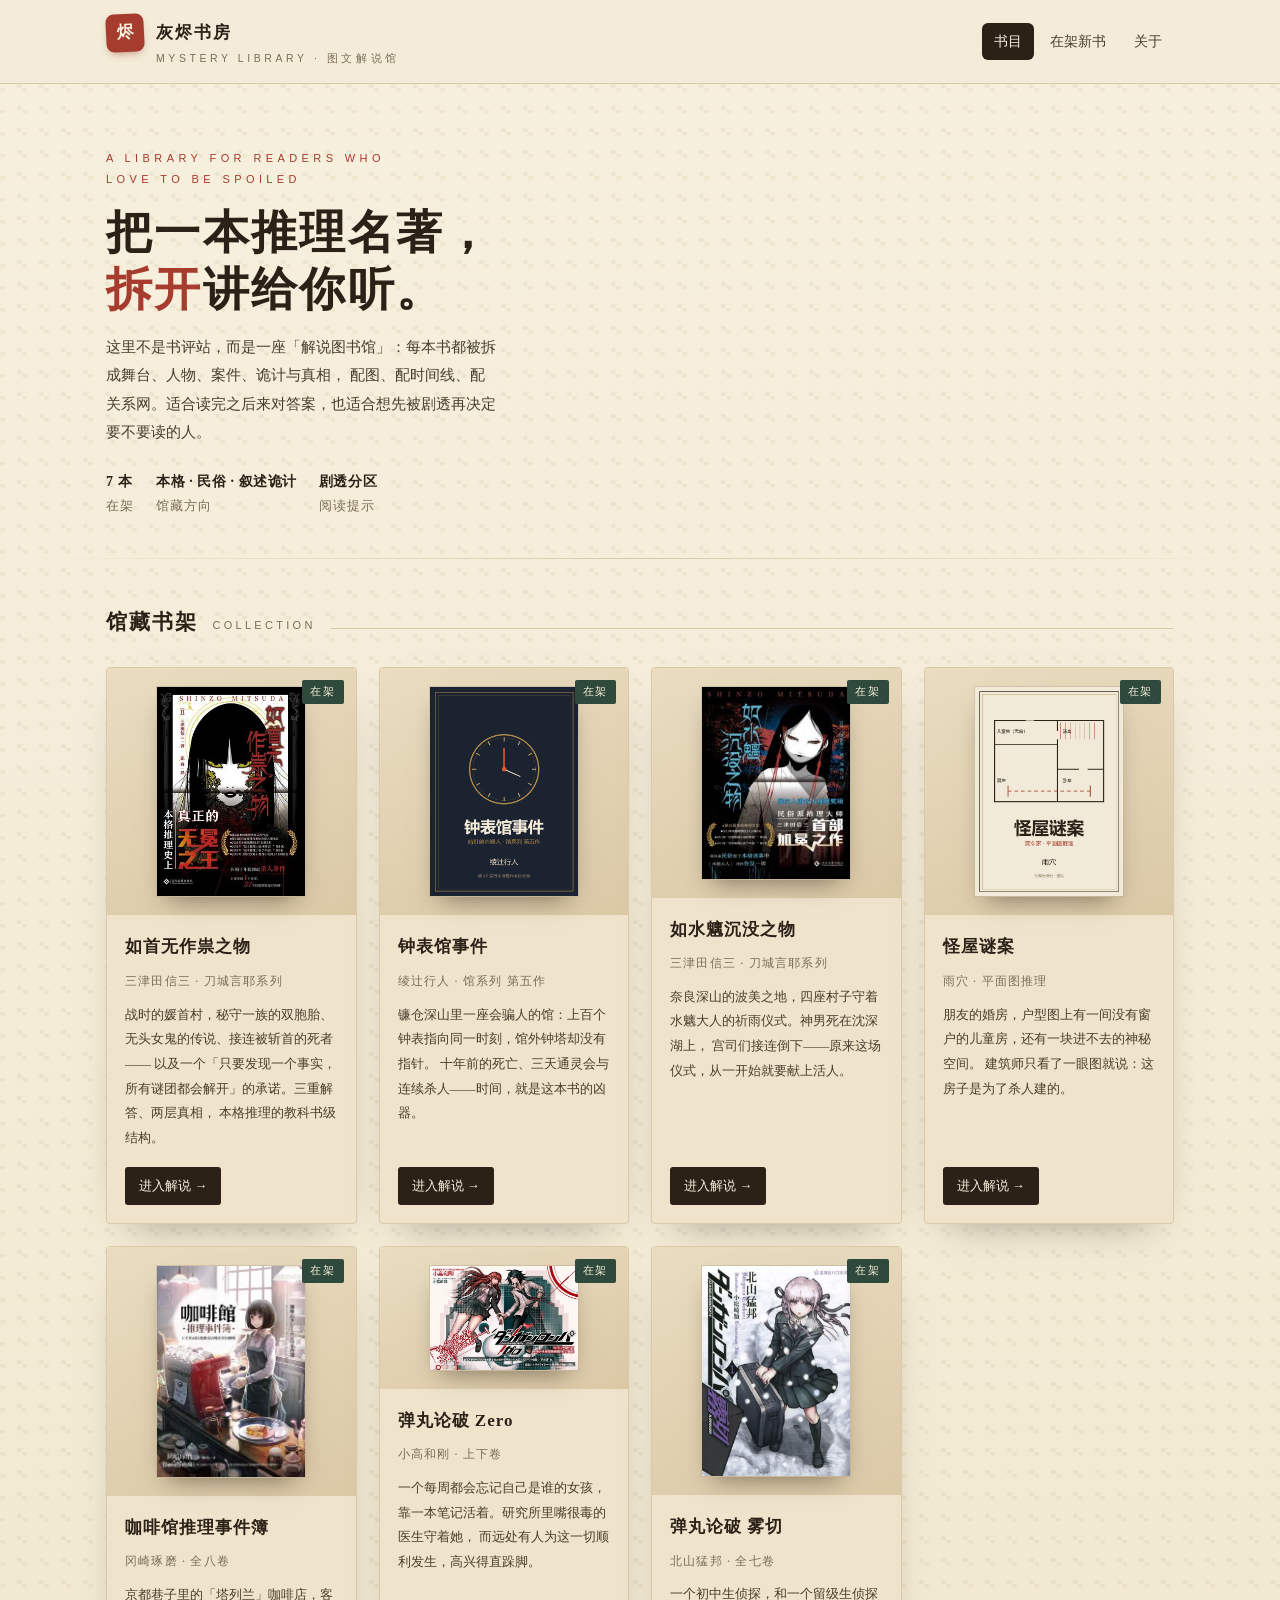
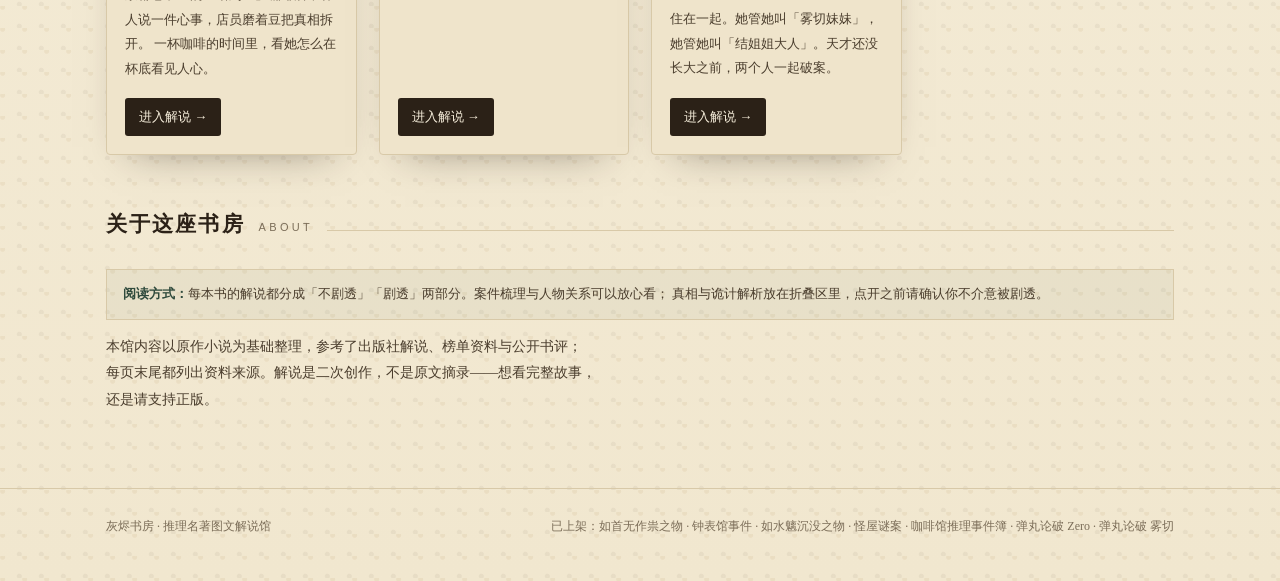
<file: index.html>
﻿<!DOCTYPE html>
<html lang="zh-CN">
<head>
<meta charset="UTF-8">
<meta name="viewport" content="width=device-width, initial-scale=1.0">
<title>灰烬书房 · 推理名著图文解说馆</title>
<link rel="stylesheet" href="styles.css">
</head>
<body>

<header class="site-header">
  <div class="wrap">
    <div class="brand">
      <div class="seal">烬</div>
      <div>
        <h1>灰烬书房</h1>
        <small>MYSTERY LIBRARY · 图文解说馆</small>
      </div>
    </div>
    <nav class="nav">
      <a href="index.html" class="active">书目</a>
      <a href="book-kaoku.html">在架新书</a>
      <a href="#about">关于</a>
    </nav>
  </div>
</header>

<section class="hero">
  <div class="wrap">
    <p class="eyebrow">A LIBRARY FOR READERS WHO LOVE TO BE SPOILED</p>
    <h2>把一本推理名著，<br><em>拆开</em>讲给你听。</h2>
    <p>
      这里不是书评站，而是一座「解说图书馆」：每本书都被拆成舞台、人物、案件、诡计与真相，
      配图、配时间线、配关系网。适合读完之后来对答案，也适合想先被剧透再决定要不要读的人。
    </p>
    <div class="meta">
      <div><b>7 本</b>在架</div>
      <div><b>本格 · 民俗 · 叙述诡计</b>馆藏方向</div>
      <div><b>剧透分区</b>阅读提示</div>
    </div>
  </div>
</section>

<section class="shelf">
  <div class="wrap">
    <div class="section-title">
      <h3>馆藏书架</h3>
      <span>COLLECTION</span>
    </div>

    <div class="book-grid">
      <article class="book-card">
        <span class="status">在架</span>
        <div class="cover-wrap">
          <img src="assets/cover-shouwu.jpg" alt="《如首无作祟之物》封面">
        </div>
        <div class="body">
          <h4>如首无作祟之物</h4>
          <div class="author">三津田信三 · 刀城言耶系列</div>
          <p>
            战时的媛首村，秘守一族的双胞胎、无头女鬼的传说、接连被斩首的死者——
            以及一个「只要发现一个事实，所有谜团都会解开」的承诺。三重解答、两层真相，
            本格推理的教科书级结构。
          </p>
          <a class="enter" href="book-shouwu.html">进入解说 →</a>
        </div>
      </article>

      <article class="book-card">
        <span class="status">在架</span>
        <div class="cover-wrap">
          <img src="assets/cover-clock.png" alt="《钟表馆事件》封面">
        </div>
        <div class="body">
          <h4>钟表馆事件</h4>
          <div class="author">绫辻行人 · 馆系列 第五作</div>
          <p>
            镰仓深山里一座会骗人的馆：上百个钟表指向同一时刻，馆外钟塔却没有指针。
            十年前的死亡、三天通灵会与连续杀人——时间，就是这本书的凶器。
          </p>
          <a class="enter" href="book-clock.html">进入解说 →</a>
        </div>
      </article>

      <article class="book-card">
        <span class="status">在架</span>
        <div class="cover-wrap">
          <img src="assets/cover-ssu.jpg" alt="《如水魑沉没之物》封面">
        </div>
        <div class="body">
          <h4>如水魑沉没之物</h4>
          <div class="author">三津田信三 · 刀城言耶系列</div>
          <p>
            奈良深山的波美之地，四座村子守着水魑大人的祈雨仪式。神男死在沈深湖上，
            宫司们接连倒下——原来这场仪式，从一开始就要献上活人。
          </p>
          <a class="enter" href="book-ssu.html">进入解说 →</a>
        </div>
      </article>

      <article class="book-card">
        <span class="status">在架</span>
        <div class="cover-wrap">
          <img src="assets/cover-kaoku.png" alt="《怪屋谜案》封面">
        </div>
        <div class="body">
          <h4>怪屋谜案</h4>
          <div class="author">雨穴 · 平面图推理</div>
          <p>
            朋友的婚房，户型图上有一间没有窗户的儿童房，还有一块进不去的神秘空间。
            建筑师只看了一眼图就说：这房子是为了杀人建的。
          </p>
          <a class="enter" href="book-kaoku.html">进入解说 →</a>
        </div>
      </article>

      <article class="book-card">
        <span class="status">在架</span>
        <div class="cover-wrap">
          <img src="assets/cover-cafe.webp" alt="《咖啡馆推理事件簿》封面">
        </div>
        <div class="body">
          <h4>咖啡馆推理事件簿</h4>
          <div class="author">冈崎琢磨 · 全八卷</div>
          <p>
            京都巷子里的「塔列兰」咖啡店，客人说一件心事，店员磨着豆把真相拆开。
            一杯咖啡的时间里，看她怎么在杯底看见人心。
          </p>
          <a class="enter" href="book-cafe.html">进入解说 →</a>
        </div>
      </article>

      <article class="book-card">
        <span class="status">在架</span>
        <div class="cover-wrap">
          <img src="assets/cover-zero.webp" alt="《弹丸论破 Zero》封面">
        </div>
        <div class="body">
          <h4>弹丸论破 Zero</h4>
          <div class="author">小高和刚 · 上下卷</div>
          <p>
            一个每周都会忘记自己是谁的女孩，靠一本笔记活着。研究所里嘴很毒的医生守着她，
            而远处有人为这一切顺利发生，高兴得直跺脚。
          </p>
          <a class="enter" href="book-zero.html">进入解说 →</a>
        </div>
      </article>

      <article class="book-card">
        <span class="status">在架</span>
        <div class="cover-wrap">
          <img src="assets/cover-kirigiri.webp" alt="《弹丸论破 雾切》封面">
        </div>
        <div class="body">
          <h4>弹丸论破 雾切</h4>
          <div class="author">北山猛邦 · 全七卷</div>
          <p>
            一个初中生侦探，和一个留级生侦探住在一起。她管她叫「雾切妹妹」，
            她管她叫「结姐姐大人」。天才还没长大之前，两个人一起破案。
          </p>
          <a class="enter" href="book-kirigiri.html">进入解说 →</a>
        </div>
      </article>
    </div>
  </div>
</section>

<section class="shelf" id="about" style="padding-top:30px">
  <div class="wrap">
    <div class="section-title">
      <h3>关于这座书房</h3>
      <span>ABOUT</span>
    </div>
    <div class="tip">
      <b>阅读方式：</b>每本书的解说都分成「不剧透」「剧透」两部分。案件梳理与人物关系可以放心看；
      真相与诡计解析放在折叠区里，点开之前请确认你不介意被剧透。
    </div>
    <p style="font-size:14px;color:var(--ink-soft);max-width:70ch">
      本馆内容以原作小说为基础整理，参考了出版社解说、榜单资料与公开书评；
      每页末尾都列出资料来源。解说是二次创作，不是原文摘录——想看完整故事，还是请支持正版。
    </p>
  </div>
</section>

<footer class="site-footer">
  <div class="wrap">
    <span>灰烬书房 · 推理名著图文解说馆</span>
    <span>已上架：如首无作祟之物 · 钟表馆事件 · 如水魑沉没之物 · 怪屋谜案 · 咖啡馆推理事件簿 · 弹丸论破 Zero · 弹丸论破 雾切</span>
  </div>
</footer>

</body>
</html>
</file>
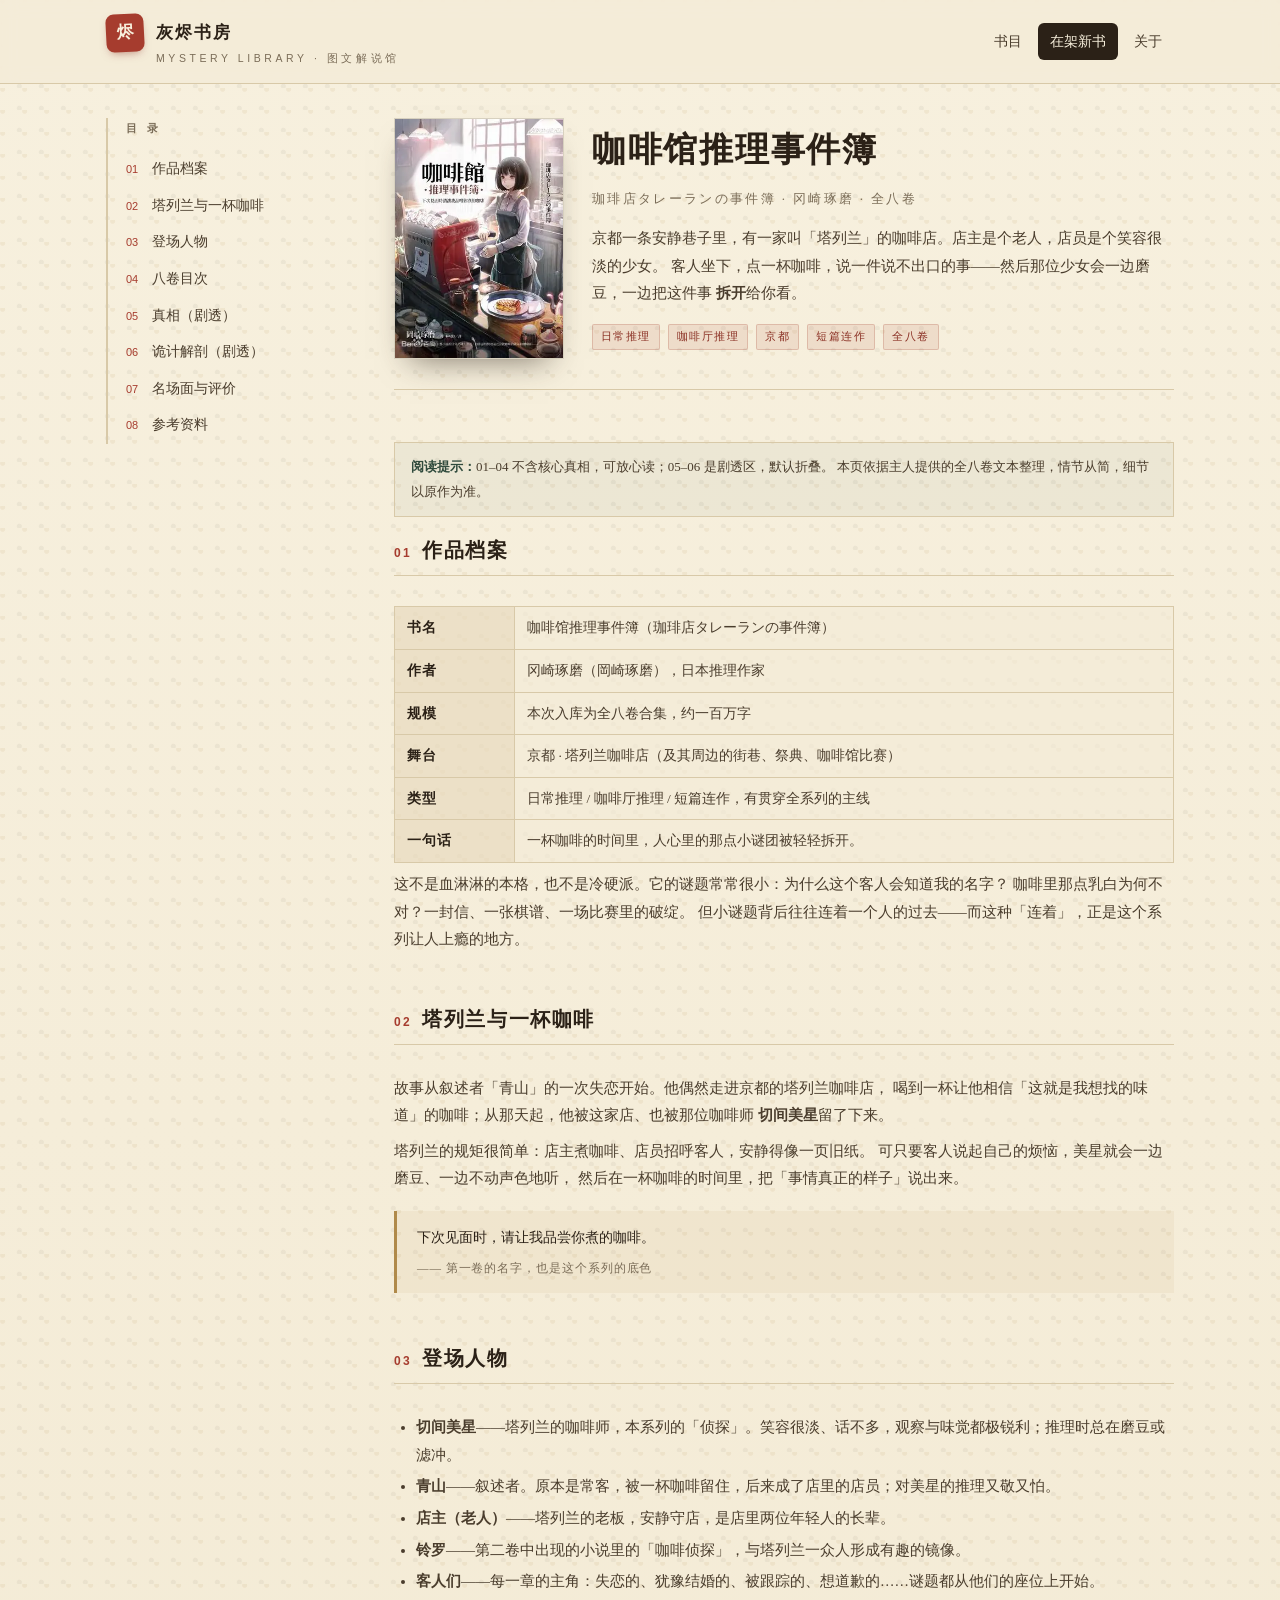
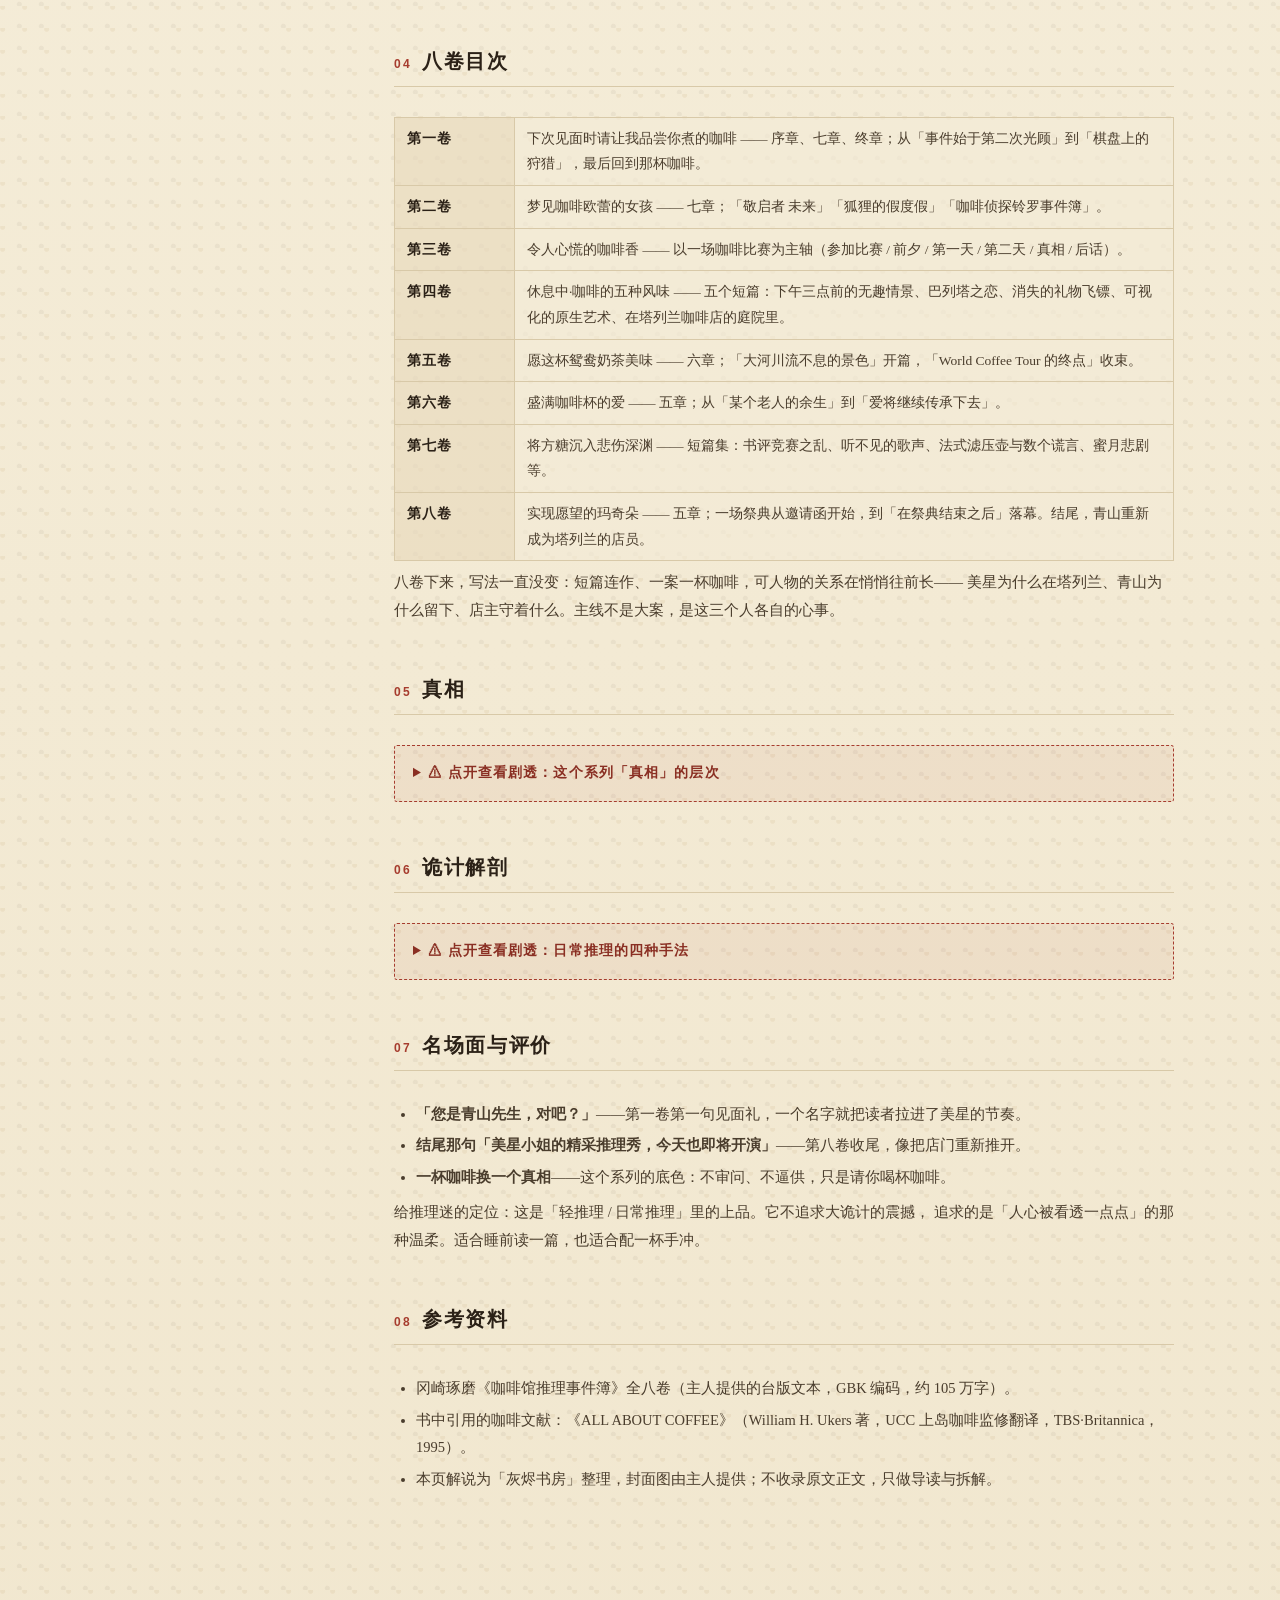
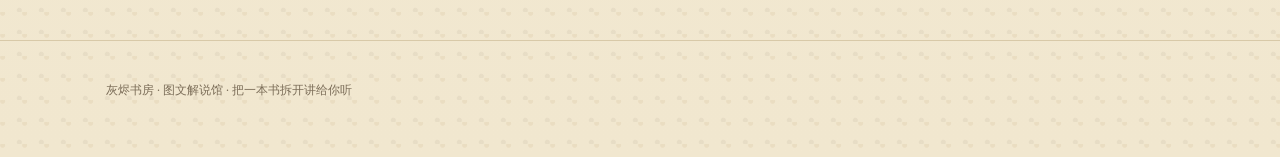
<file: book-cafe.html>
<!DOCTYPE html>
<html lang="zh-CN">
<head>
<meta charset="UTF-8">
<meta name="viewport" content="width=device-width, initial-scale=1.0">
<title>咖啡馆推理事件簿 · 图文解说 | 灰烬书房</title>
<link rel="stylesheet" href="styles.css">
</head>
<body>

<header class="site-header">
  <div class="wrap">
    <div class="brand">
      <div class="seal">烬</div>
      <div>
        <h1>灰烬书房</h1>
        <small>MYSTERY LIBRARY · 图文解说馆</small>
      </div>
    </div>
    <nav class="nav">
      <a href="index.html">书目</a>
      <a href="book-cafe.html" class="active">在架新书</a>
      <a href="index.html#about">关于</a>
    </nav>
  </div>
</header>

<div class="wrap">
  <div class="book-layout">

    <aside class="toc">
      <h4>目 录</h4>
      <a href="#s1"><span class="num">01</span>作品档案</a>
      <a href="#s2"><span class="num">02</span>塔列兰与一杯咖啡</a>
      <a href="#s3"><span class="num">03</span>登场人物</a>
      <a href="#s4"><span class="num">04</span>八卷目次</a>
      <a href="#s5"><span class="num">05</span>真相（剧透）</a>
      <a href="#s6"><span class="num">06</span>诡计解剖（剧透）</a>
      <a href="#s7"><span class="num">07</span>名场面与评价</a>
      <a href="#s8"><span class="num">08</span>参考资料</a>
    </aside>

    <main>
      <div class="book-hero">
        <div class="cover">
          <img src="assets/cover-cafe.webp" alt="《咖啡馆推理事件簿》馆藏书封">
        </div>
        <div>
          <h2>咖啡馆推理事件簿</h2>
          <p class="sub">珈琲店タレーランの事件簿 · 冈崎琢磨 · 全八卷</p>
          <p class="lede">
            京都一条安静巷子里，有一家叫「塔列兰」的咖啡店。店主是个老人，店员是个笑容很淡的少女。
            客人坐下，点一杯咖啡，说一件说不出口的事——然后那位少女会一边磨豆，一边把这件事
            <b>拆开</b>给你看。
          </p>
          <div class="tags">
            <span class="tag">日常推理</span>
            <span class="tag">咖啡厅推理</span>
            <span class="tag">京都</span>
            <span class="tag">短篇连作</span>
            <span class="tag">全八卷</span>
          </div>
        </div>
      </div>

      <div class="article">

        <div class="tip">
          <b>阅读提示：</b>01–04 不含核心真相，可放心读；05–06 是剧透区，默认折叠。
          本页依据主人提供的全八卷文本整理，情节从简，细节以原作为准。
        </div>

        <!-- 01 -->
        <section id="s1">
          <h3><span class="no">01</span>作品档案</h3>
          <div class="rule"></div>
          <table class="archive">
            <tr><th>书名</th><td>咖啡馆推理事件簿（珈琲店タレーランの事件簿）</td></tr>
            <tr><th>作者</th><td>冈崎琢磨（岡崎琢磨），日本推理作家</td></tr>
            <tr><th>规模</th><td>本次入库为全八卷合集，约一百万字</td></tr>
            <tr><th>舞台</th><td>京都 · 塔列兰咖啡店（及其周边的街巷、祭典、咖啡馆比赛）</td></tr>
            <tr><th>类型</th><td>日常推理 / 咖啡厅推理 / 短篇连作，有贯穿全系列的主线</td></tr>
            <tr><th>一句话</th><td>一杯咖啡的时间里，人心里的那点小谜团被轻轻拆开。</td></tr>
          </table>
          <p>
            这不是血淋淋的本格，也不是冷硬派。它的谜题常常很小：为什么这个客人会知道我的名字？
            咖啡里那点乳白为何不对？一封信、一张棋谱、一场比赛里的破绽。
            但小谜题背后往往连着一个人的过去——而这种「连着」，正是这个系列让人上瘾的地方。
          </p>
        </section>

        <!-- 02 -->
        <section id="s2">
          <h3><span class="no">02</span>塔列兰与一杯咖啡</h3>
          <div class="rule"></div>
          <p>
            故事从叙述者「青山」的一次失恋开始。他偶然走进京都的塔列兰咖啡店，
            喝到一杯让他相信「这就是我想找的味道」的咖啡；从那天起，他被这家店、也被那位咖啡师
            <b>切间美星</b>留了下来。
          </p>
          <p>
            塔列兰的规矩很简单：店主煮咖啡、店员招呼客人，安静得像一页旧纸。
            可只要客人说起自己的烦恼，美星就会一边磨豆、一边不动声色地听，
            然后在一杯咖啡的时间里，把「事情真正的样子」说出来。
          </p>
          <blockquote>
            下次见面时，请让我品尝你煮的咖啡。
            <cite>—— 第一卷的名字，也是这个系列的底色</cite>
          </blockquote>
        </section>

        <!-- 03 -->
        <section id="s3">
          <h3><span class="no">03</span>登场人物</h3>
          <div class="rule"></div>
          <ul>
            <li><b>切间美星</b>——塔列兰的咖啡师，本系列的「侦探」。笑容很淡、话不多，观察与味觉都极锐利；推理时总在磨豆或滤冲。</li>
            <li><b>青山</b>——叙述者。原本是常客，被一杯咖啡留住，后来成了店里的店员；对美星的推理又敬又怕。</li>
            <li><b>店主（老人）</b>——塔列兰的老板，安静守店，是店里两位年轻人的长辈。</li>
            <li><b>铃罗</b>——第二卷中出现的小说里的「咖啡侦探」，与塔列兰一众人形成有趣的镜像。</li>
            <li><b>客人们</b>——每一章的主角：失恋的、犹豫结婚的、被跟踪的、想道歉的……谜题都从他们的座位上开始。</li>
          </ul>
        </section>

        <!-- 04 -->
        <section id="s4">
          <h3><span class="no">04</span>八卷目次</h3>
          <div class="rule"></div>
          <table class="archive">
            <tr><th>第一卷</th><td>下次见面时请让我品尝你煮的咖啡 —— 序章、七章、终章；从「事件始于第二次光顾」到「棋盘上的狩猎」，最后回到那杯咖啡。</td></tr>
            <tr><th>第二卷</th><td>梦见咖啡欧蕾的女孩 —— 七章；「敬启者 未来」「狐狸的假度假」「咖啡侦探铃罗事件簿」。</td></tr>
            <tr><th>第三卷</th><td>令人心慌的咖啡香 —— 以一场咖啡比赛为主轴（参加比赛 / 前夕 / 第一天 / 第二天 / 真相 / 后话）。</td></tr>
            <tr><th>第四卷</th><td>休息中·咖啡的五种风味 —— 五个短篇：下午三点前的无趣情景、巴列塔之恋、消失的礼物飞镖、可视化的原生艺术、在塔列兰咖啡店的庭院里。</td></tr>
            <tr><th>第五卷</th><td>愿这杯鸳鸯奶茶美味 —— 六章；「大河川流不息的景色」开篇，「World Coffee Tour 的终点」收束。</td></tr>
            <tr><th>第六卷</th><td>盛满咖啡杯的爱 —— 五章；从「某个老人的余生」到「爱将继续传承下去」。</td></tr>
            <tr><th>第七卷</th><td>将方糖沉入悲伤深渊 —— 短篇集：书评竞赛之乱、听不见的歌声、法式滤压壶与数个谎言、蜜月悲剧等。</td></tr>
            <tr><th>第八卷</th><td>实现愿望的玛奇朵 —— 五章；一场祭典从邀请函开始，到「在祭典结束之后」落幕。结尾，青山重新成为塔列兰的店员。</td></tr>
          </table>
          <p>
            八卷下来，写法一直没变：短篇连作、一案一杯咖啡，可人物的关系在悄悄往前长——
            美星为什么在塔列兰、青山为什么留下、店主守着什么。主线不是大案，是这三个人各自的心事。
          </p>
        </section>

        <!-- 05 -->
        <section id="s5">
          <h3><span class="no">05</span>真相</h3>
          <div class="rule"></div>
          <details class="spoiler">
            <summary>⚠ 点开查看剧透：这个系列「真相」的层次</summary>
            <div class="inner">
              <p>
                这个系列的「真相」通常有三层：客人讲出口的那一层（多半有隐瞒）、
                美星听到的那一层（她把细节拼起来），以及咖啡端上来时揭开的第三层——
                往往不是「谁做了坏事」，而是「这个人为什么这么做」。
              </p>
              <p>
                全八卷有一条贯穿的线：美星的过去、她与塔列兰的关系，以及青山如何从客人变成店员。
                每一卷的短篇都可以单独读，但卷末的那一点点推进，是留给一路跟下来的人的。
              </p>
              <p class="muted">（具体卷内谜底不在此展开，保留给主人自己翻书的那一下。）</p>
            </div>
          </details>
        </section>

        <!-- 06 -->
        <section id="s6">
          <h3><span class="no">06</span>诡计解剖</h3>
          <div class="rule"></div>
          <details class="spoiler">
            <summary>⚠ 点开查看剧透：日常推理的四种手法</summary>
            <div class="inner">
              <p><b>一、味觉当线索。</b>咖啡的产地、烘焙、温度、奶的比例——美星用「喝出来的东西」反推「发生过什么」，这是这个系列最有辨识度的一招。</p>
              <p><b>二、观察当证据。</b>客人的衣着、习惯、小动作，被美星不动声色地收进眼里，再在最后一句里放出来。</p>
              <p><b>三、叙述者的盲区。</b>青山是第一人称，他知道的有限、也会想错；读者常跟着他一起看漏。</p>
              <p><b>四、一句话反转。</b>谜底往往落在结尾一句轻描淡写的话上——不靠大场面，靠那一下「原来是这样」。</p>
            </div>
          </details>
        </section>

        <!-- 07 -->
        <section id="s7">
          <h3><span class="no">07</span>名场面与评价</h3>
          <div class="rule"></div>
          <ul>
            <li><b>「您是青山先生，对吧？」</b>——第一卷第一句见面礼，一个名字就把读者拉进了美星的节奏。</li>
            <li><b>结尾那句「美星小姐的精采推理秀，今天也即将开演」</b>——第八卷收尾，像把店门重新推开。</li>
            <li><b>一杯咖啡换一个真相</b>——这个系列的底色：不审问、不逼供，只是请你喝杯咖啡。</li>
          </ul>
          <p>
            给推理迷的定位：这是「轻推理 / 日常推理」里的上品。它不追求大诡计的震撼，
            追求的是「人心被看透一点点」的那种温柔。适合睡前读一篇，也适合配一杯手冲。
          </p>
        </section>

        <!-- 08 -->
        <section id="s8">
          <h3><span class="no">08</span>参考资料</h3>
          <div class="rule"></div>
          <ul>
            <li>冈崎琢磨《咖啡馆推理事件簿》全八卷（主人提供的台版文本，GBK 编码，约 105 万字）。</li>
            <li>书中引用的咖啡文献：《ALL ABOUT COFFEE》（William H. Ukers 著，UCC 上岛咖啡监修翻译，TBS·Britannica，1995）。</li>
            <li>本页解说为「灰烬书房」整理，封面图由主人提供；不收录原文正文，只做导读与拆解。</li>
          </ul>
        </section>

      </div>
    </main>
  </div>
</div>

<footer class="site-footer">
  <div class="wrap">
    <p>灰烬书房 · 图文解说馆 · 把一本书拆开讲给你听</p>
  </div>
</footer>

</body>
</html>
</file>
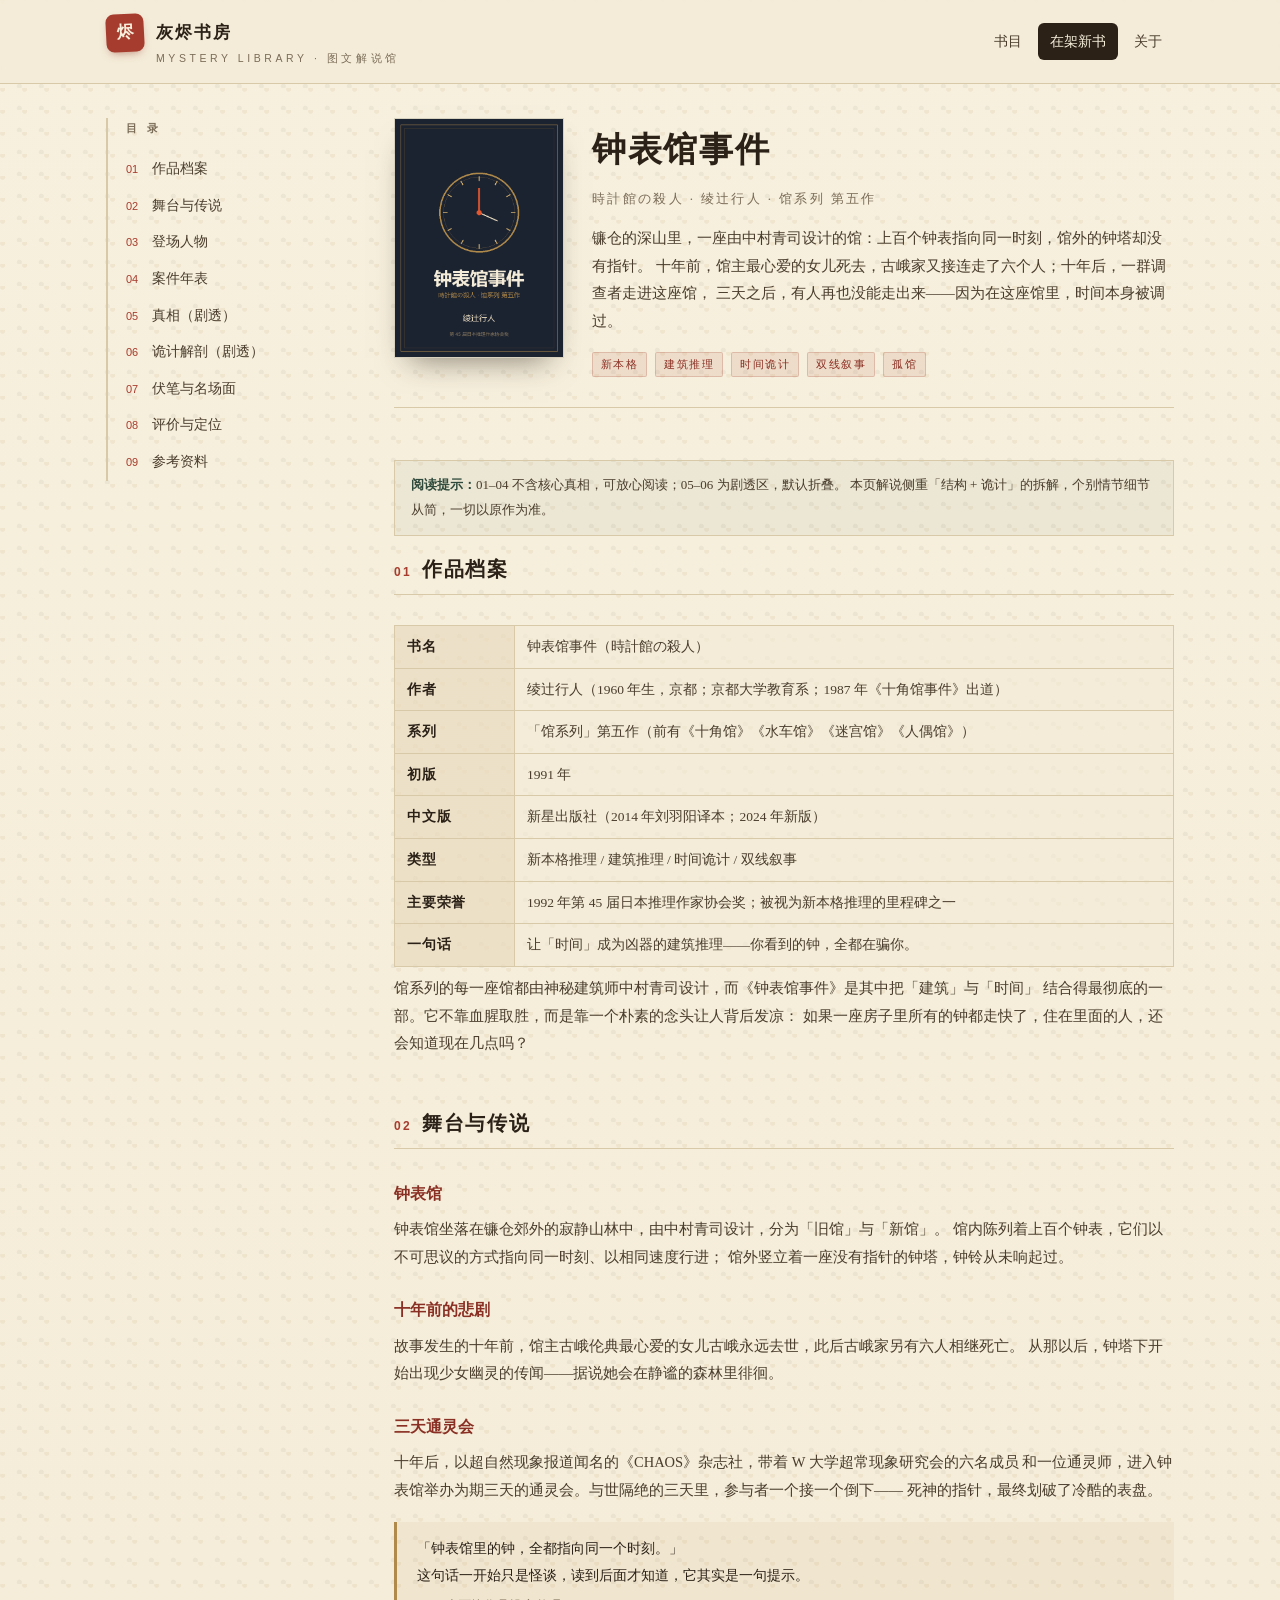
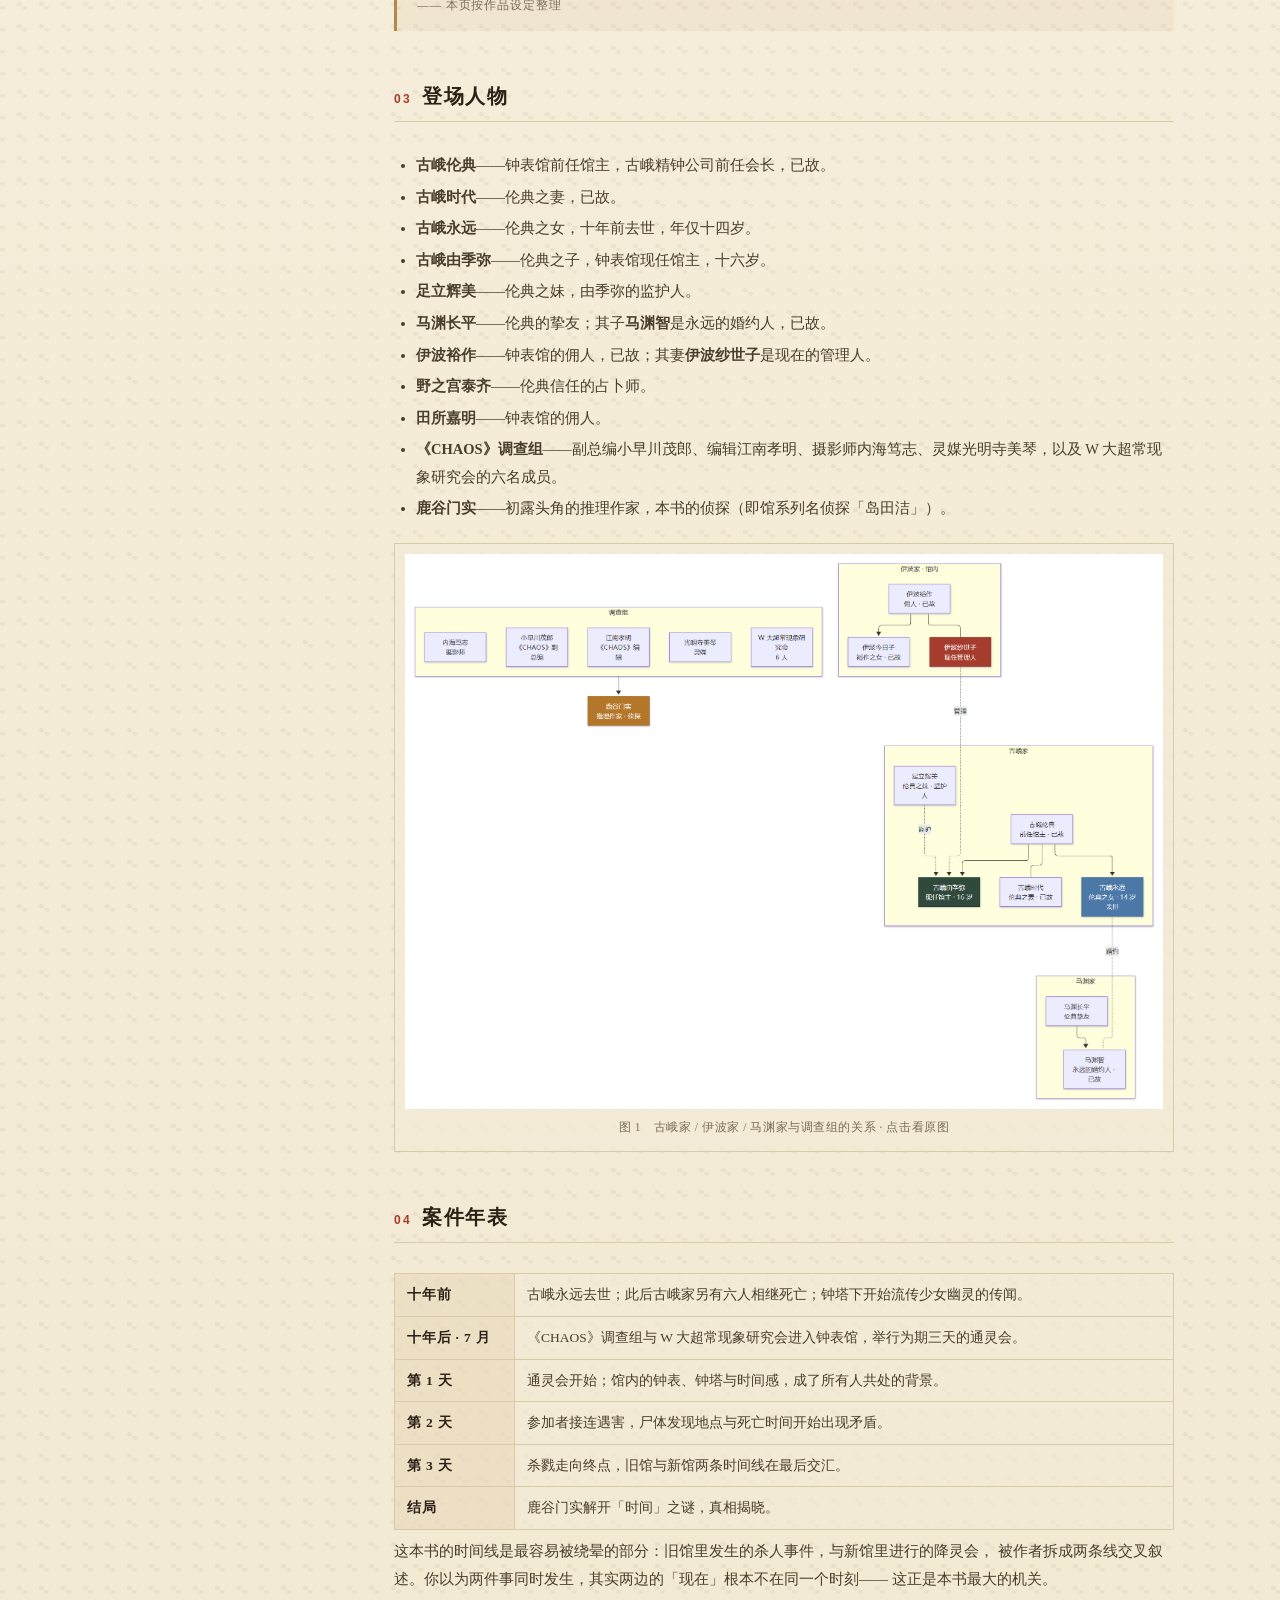
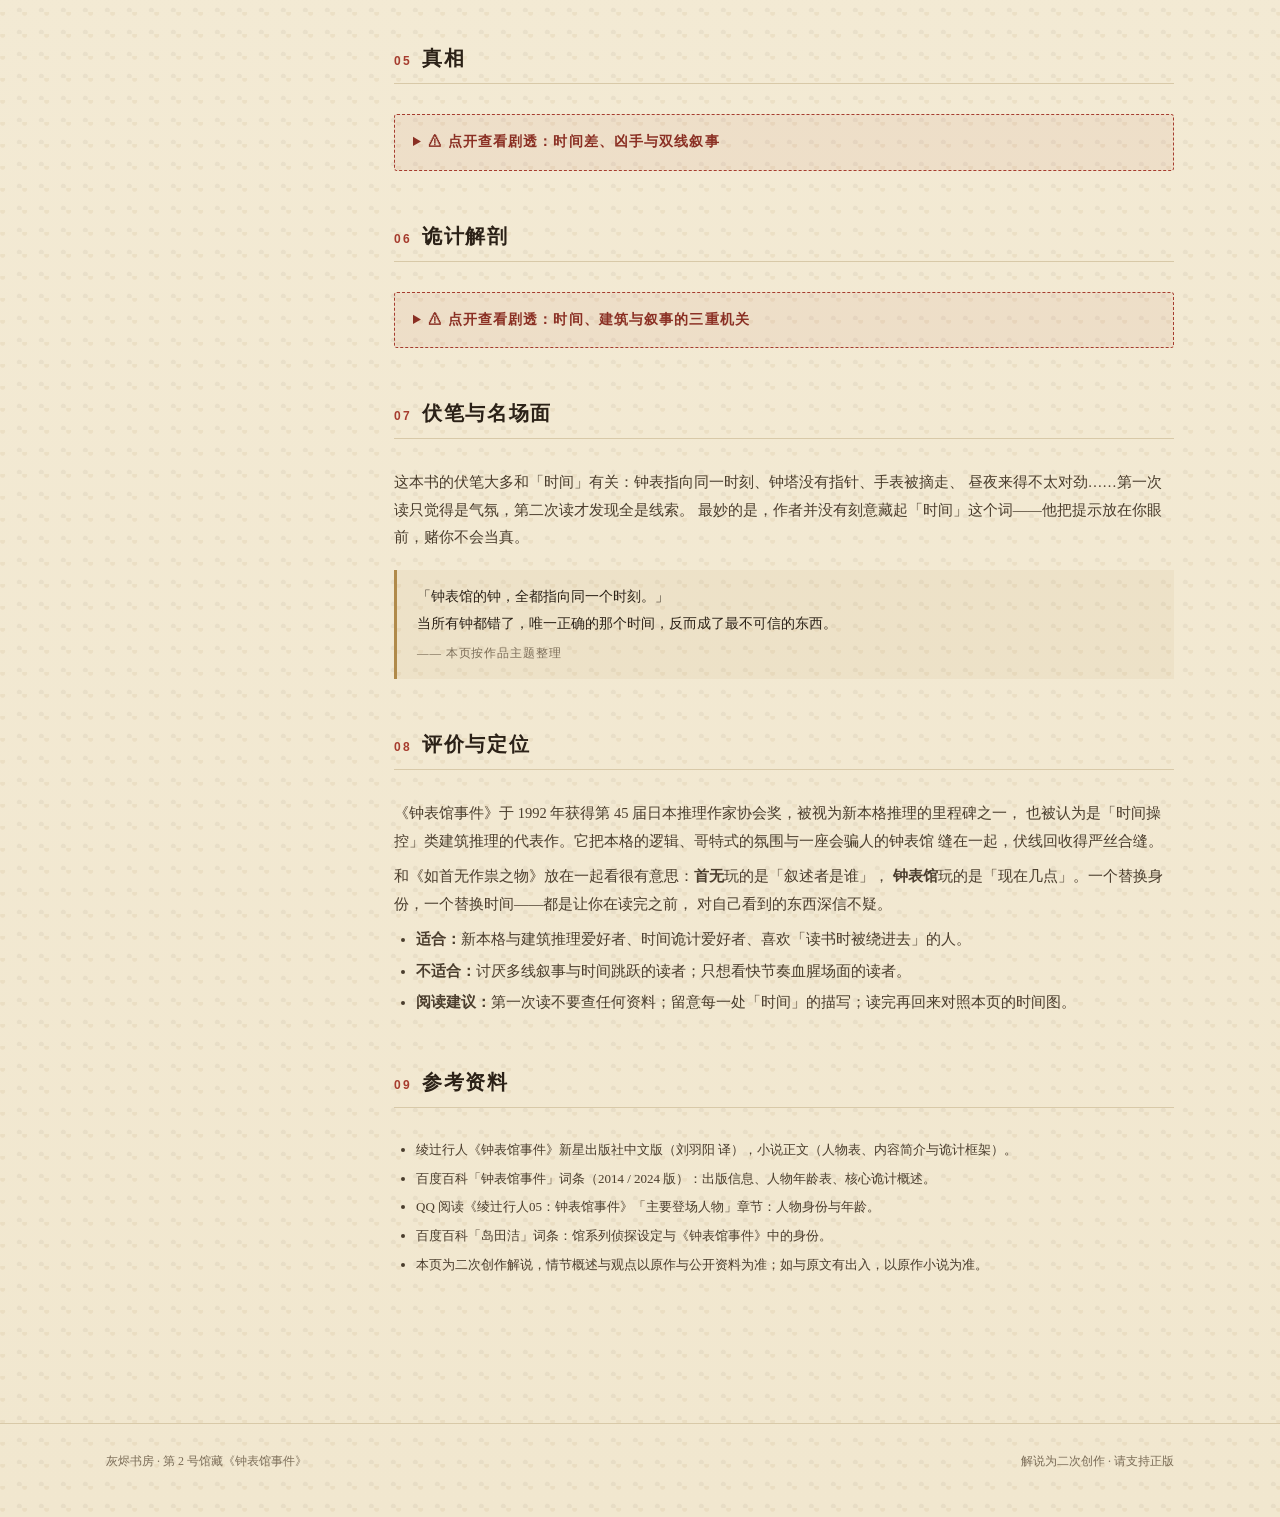
<file: book-clock.html>
<!DOCTYPE html>
<html lang="zh-CN">
<head>
<meta charset="UTF-8">
<meta name="viewport" content="width=device-width, initial-scale=1.0">
<title>钟表馆事件 · 图文解说 | 灰烬书房</title>
<link rel="stylesheet" href="styles.css">
</head>
<body>

<header class="site-header">
  <div class="wrap">
    <div class="brand">
      <div class="seal">烬</div>
      <div>
        <h1>灰烬书房</h1>
        <small>MYSTERY LIBRARY · 图文解说馆</small>
      </div>
    </div>
    <nav class="nav">
      <a href="index.html">书目</a>
      <a href="book-clock.html" class="active">在架新书</a>
      <a href="index.html#about">关于</a>
    </nav>
  </div>
</header>

<div class="wrap">
  <div class="book-layout">

    <aside class="toc">
      <h4>目 录</h4>
      <a href="#s1"><span class="num">01</span>作品档案</a>
      <a href="#s2"><span class="num">02</span>舞台与传说</a>
      <a href="#s3"><span class="num">03</span>登场人物</a>
      <a href="#s4"><span class="num">04</span>案件年表</a>
      <a href="#s5"><span class="num">05</span>真相（剧透）</a>
      <a href="#s6"><span class="num">06</span>诡计解剖（剧透）</a>
      <a href="#s7"><span class="num">07</span>伏笔与名场面</a>
      <a href="#s8"><span class="num">08</span>评价与定位</a>
      <a href="#s9"><span class="num">09</span>参考资料</a>
    </aside>

    <main>
      <div class="book-hero">
        <div class="cover">
          <img src="assets/cover-clock.png" alt="《钟表馆事件》馆藏书封">
        </div>
        <div>
          <h2>钟表馆事件</h2>
          <p class="sub">時計館の殺人 · 绫辻行人 · 馆系列 第五作</p>
          <p class="lede">
            镰仓的深山里，一座由中村青司设计的馆：上百个钟表指向同一时刻，馆外的钟塔却没有指针。
            十年前，馆主最心爱的女儿死去，古峨家又接连走了六个人；十年后，一群调查者走进这座馆，
            三天之后，有人再也没能走出来——因为在这座馆里，时间本身被调过。
          </p>
          <div class="tags">
            <span class="tag">新本格</span>
            <span class="tag">建筑推理</span>
            <span class="tag">时间诡计</span>
            <span class="tag">双线叙事</span>
            <span class="tag">孤馆</span>
          </div>
        </div>
      </div>

      <div class="article">

        <div class="tip">
          <b>阅读提示：</b>01–04 不含核心真相，可放心阅读；05–06 为剧透区，默认折叠。
          本页解说侧重「结构 + 诡计」的拆解，个别情节细节从简，一切以原作为准。
        </div>

        <!-- 01 -->
        <section id="s1">
          <h3><span class="no">01</span>作品档案</h3>
          <div class="rule"></div>
          <table class="archive">
            <tr><th>书名</th><td>钟表馆事件（時計館の殺人）</td></tr>
            <tr><th>作者</th><td>绫辻行人（1960 年生，京都；京都大学教育系；1987 年《十角馆事件》出道）</td></tr>
            <tr><th>系列</th><td>「馆系列」第五作（前有《十角馆》《水车馆》《迷宫馆》《人偶馆》）</td></tr>
            <tr><th>初版</th><td>1991 年</td></tr>
            <tr><th>中文版</th><td>新星出版社（2014 年刘羽阳译本；2024 年新版）</td></tr>
            <tr><th>类型</th><td>新本格推理 / 建筑推理 / 时间诡计 / 双线叙事</td></tr>
            <tr><th>主要荣誉</th><td>1992 年第 45 届日本推理作家协会奖；被视为新本格推理的里程碑之一</td></tr>
            <tr><th>一句话</th><td>让「时间」成为凶器的建筑推理——你看到的钟，全都在骗你。</td></tr>
          </table>
          <p>
            馆系列的每一座馆都由神秘建筑师中村青司设计，而《钟表馆事件》是其中把「建筑」与「时间」
            结合得最彻底的一部。它不靠血腥取胜，而是靠一个朴素的念头让人背后发凉：
            如果一座房子里所有的钟都走快了，住在里面的人，还会知道现在几点吗？
          </p>
        </section>

        <!-- 02 -->
        <section id="s2">
          <h3><span class="no">02</span>舞台与传说</h3>
          <div class="rule"></div>
          <h4>钟表馆</h4>
          <p>
            钟表馆坐落在镰仓郊外的寂静山林中，由中村青司设计，分为「旧馆」与「新馆」。
            馆内陈列着上百个钟表，它们以不可思议的方式指向同一时刻、以相同速度行进；
            馆外竖立着一座没有指针的钟塔，钟铃从未响起过。
          </p>
          <h4>十年前的悲剧</h4>
          <p>
            故事发生的十年前，馆主古峨伦典最心爱的女儿古峨永远去世，此后古峨家另有六人相继死亡。
            从那以后，钟塔下开始出现少女幽灵的传闻——据说她会在静谧的森林里徘徊。
          </p>
          <h4>三天通灵会</h4>
          <p>
            十年后，以超自然现象报道闻名的《CHAOS》杂志社，带着 W 大学超常现象研究会的六名成员
            和一位通灵师，进入钟表馆举办为期三天的通灵会。与世隔绝的三天里，参与者一个接一个倒下——
            死神的指针，最终划破了冷酷的表盘。
          </p>
          <blockquote>
            「钟表馆里的钟，全都指向同一个时刻。」<br>
            这句话一开始只是怪谈，读到后面才知道，它其实是一句提示。
            <cite>—— 本页按作品设定整理</cite>
          </blockquote>
        </section>

        <!-- 03 -->
        <section id="s3">
          <h3><span class="no">03</span>登场人物</h3>
          <div class="rule"></div>
          <ul>
            <li><b>古峨伦典</b>——钟表馆前任馆主，古峨精钟公司前任会长，已故。</li>
            <li><b>古峨时代</b>——伦典之妻，已故。</li>
            <li><b>古峨永远</b>——伦典之女，十年前去世，年仅十四岁。</li>
            <li><b>古峨由季弥</b>——伦典之子，钟表馆现任馆主，十六岁。</li>
            <li><b>足立辉美</b>——伦典之妹，由季弥的监护人。</li>
            <li><b>马渊长平</b>——伦典的挚友；其子<b>马渊智</b>是永远的婚约人，已故。</li>
            <li><b>伊波裕作</b>——钟表馆的佣人，已故；其妻<b>伊波纱世子</b>是现在的管理人。</li>
            <li><b>野之宫泰齐</b>——伦典信任的占卜师。</li>
            <li><b>田所嘉明</b>——钟表馆的佣人。</li>
            <li><b>《CHAOS》调查组</b>——副总编小早川茂郎、编辑江南孝明、摄影师内海笃志、灵媒光明寺美琴，以及 W 大超常现象研究会的六名成员。</li>
            <li><b>鹿谷门实</b>——初露头角的推理作家，本书的侦探（即馆系列名侦探「岛田洁」）。</li>
          </ul>

          <figure class="fig">
            <a href="assets/relations-clock.png" target="_blank">
              <img src="assets/relations-clock.png" alt="《钟表馆事件》人物关系图" style="max-height:620px;width:auto;margin:0 auto">
            </a>
            <figcaption>图 1　古峨家 / 伊波家 / 马渊家与调查组的关系 · 点击看原图</figcaption>
          </figure>
        </section>

        <!-- 04 -->
        <section id="s4">
          <h3><span class="no">04</span>案件年表</h3>
          <div class="rule"></div>
          <table class="archive">
            <tr><th>十年前</th><td>古峨永远去世；此后古峨家另有六人相继死亡；钟塔下开始流传少女幽灵的传闻。</td></tr>
            <tr><th>十年后 · 7 月</th><td>《CHAOS》调查组与 W 大超常现象研究会进入钟表馆，举行为期三天的通灵会。</td></tr>
            <tr><th>第 1 天</th><td>通灵会开始；馆内的钟表、钟塔与时间感，成了所有人共处的背景。</td></tr>
            <tr><th>第 2 天</th><td>参加者接连遇害，尸体发现地点与死亡时间开始出现矛盾。</td></tr>
            <tr><th>第 3 天</th><td>杀戮走向终点，旧馆与新馆两条时间线在最后交汇。</td></tr>
            <tr><th>结局</th><td>鹿谷门实解开「时间」之谜，真相揭晓。</td></tr>
          </table>
          <p>
            这本书的时间线是最容易被绕晕的部分：旧馆里发生的杀人事件，与新馆里进行的降灵会，
            被作者拆成两条线交叉叙述。你以为两件事同时发生，其实两边的「现在」根本不在同一个时刻——
            这正是本书最大的机关。
          </p>
        </section>

        <!-- 05 -->
        <section id="s5">
          <h3><span class="no">05</span>真相</h3>
          <div class="rule"></div>
          <details class="spoiler">
            <summary>⚠ 点开查看剧透：时间差、凶手与双线叙事</summary>
            <div class="inner">
              <p>
                整本书的核心只有一句话：<b>钟表馆旧馆的时间，被调快了。</b>
                旧馆的钟表走速约是外界的 1.2 倍，再加上人为控制光线、制造昼夜交替的假象，
                住在旧馆里的人会不知不觉地失去真实的时间感。
              </p>

              <figure class="fig">
                <a href="assets/clock-time.png" target="_blank">
                  <img src="assets/clock-time.png" alt="时间差诡计概念示意图">
                </a>
                <figcaption>图 2　时间差诡计概念示意：馆内 72 分钟 = 外界 60 分钟 · 点击看原图</figcaption>
              </figure>

              <h4>凶手是谁</h4>
              <p>
                凶手是钟表馆的管理人<b>伊波纱世子</b>。她熟悉这座馆的每一处结构、每一只钟，
                也有足够的时间与身份去布置一切。
              </p>

              <h4>她做了什么</h4>
              <ul>
                <li>让旧馆的钟表走快，并破坏、调乱钟表与控制系统，让馆内人失去可靠的计时工具；</li>
                <li>摘掉钟塔的指针、收走手表，掐断一切与外界对时的可能；</li>
                <li>在饮用水里掺入低剂量安眠药，削弱受害者的时间感与警惕；</li>
                <li>用耳机（实为窃听器）监听动静，用安眠药控制节奏；</li>
                <li>刻意制造尸体发现地点的混乱，让死亡时间变得模糊；</li>
                <li>把嫌疑引向古峨由季弥——那个被所有人当作「怪孩子」的少年。</li>
              </ul>

              <h4>双线叙事的机关</h4>
              <p>
                读者跟着两条线走：旧馆里的连续杀人，新馆里的降灵会。作者用交叉叙事让你默认两件事同时发生，
                实际上两条线的时间并不同步。等到最后两条时间线对齐，你才会发现——
                自己一直被「钟表馆的时间」牵着走。
              </p>

              <h4>为什么是「永远」</h4>
              <p>
                十年前的死亡与旧馆的时间秘密有关。为了保住这个秘密，连「永远的死因」都被动过手脚。
                这本书的温柔与残酷都在这里：所有精密的诡计，最后都指向一个父亲对女儿的执念。
              </p>
            </div>
          </details>
        </section>

        <!-- 06 -->
        <section id="s6">
          <h3><span class="no">06</span>诡计解剖</h3>
          <div class="rule"></div>
          <details class="spoiler">
            <summary>⚠ 点开查看剧透：时间、建筑与叙事的三重机关</summary>
            <div class="inner">
              <h4>1. 时间诡计：让所有人「看错表」</h4>
              <p>
                无指针的钟塔、走快的旧馆钟表、被收走的手表——三样东西合起来，就是一座「没有正确时间的房子」。
                读者和馆内人共享同一套错误信息，于是所有「不在场证明」都建立在错误的时间上。
              </p>
              <h4>2. 建筑诡计：中村青司的馆</h4>
              <p>
                旧馆与新馆的布局、秘道与隐藏房间，让「谁在哪儿」「尸体在哪儿」变得暧昧。
                建筑不只是舞台，它本身就是诡计的一部分——这是馆系列最迷人的地方。
              </p>
              <h4>3. 叙事诡计：两条时间线</h4>
              <p>
                旧馆杀人线与新馆降灵会线交叉叙述，读者会自然地把它们当成「同时发生」。
                时间差一旦成立，读者对「第几天、几点」的判断就全错了。
              </p>
              <h4>4. 遗言诗：埋在开头的时间提示</h4>
              <p>
                古峨伦典留下的遗言诗，是全书最重要的伏笔之一：它暗示的不是凶手，而是「时间」本身。
                读第二遍时，你会发现自己早在第一章就被提醒过。
              </p>
              <h4>5. 侦探：不揭发，只解谜</h4>
              <p>
                鹿谷门实（岛田洁）是馆系列的老侦探：他不把凶手交给警察，而是希望对方自己走出来。
                这种「解谜而非审判」的态度，让结局多了一层人情味。
              </p>
            </div>
          </details>
        </section>

        <!-- 07 -->
        <section id="s7">
          <h3><span class="no">07</span>伏笔与名场面</h3>
          <div class="rule"></div>
          <p>
            这本书的伏笔大多和「时间」有关：钟表指向同一时刻、钟塔没有指针、手表被摘走、
            昼夜来得不太对劲……第一次读只觉得是气氛，第二次读才发现全是线索。
            最妙的是，作者并没有刻意藏起「时间」这个词——他把提示放在你眼前，赌你不会当真。
          </p>
          <blockquote>
            「钟表馆的钟，全都指向同一个时刻。」<br>
            当所有钟都错了，唯一正确的那个时间，反而成了最不可信的东西。
            <cite>—— 本页按作品主题整理</cite>
          </blockquote>
        </section>

        <!-- 08 -->
        <section id="s8">
          <h3><span class="no">08</span>评价与定位</h3>
          <div class="rule"></div>
          <p>
            《钟表馆事件》于 1992 年获得第 45 届日本推理作家协会奖，被视为新本格推理的里程碑之一，
            也被认为是「时间操控」类建筑推理的代表作。它把本格的逻辑、哥特式的氛围与一座会骗人的钟表馆
            缝在一起，伏线回收得严丝合缝。
          </p>
          <p>
            和《如首无作祟之物》放在一起看很有意思：<b>首无</b>玩的是「叙述者是谁」，
            <b>钟表馆</b>玩的是「现在几点」。一个替换身份，一个替换时间——都是让你在读完之前，
            对自己看到的东西深信不疑。
          </p>
          <ul>
            <li><b>适合：</b>新本格与建筑推理爱好者、时间诡计爱好者、喜欢「读书时被绕进去」的人。</li>
            <li><b>不适合：</b>讨厌多线叙事与时间跳跃的读者；只想看快节奏血腥场面的读者。</li>
            <li><b>阅读建议：</b>第一次读不要查任何资料；留意每一处「时间」的描写；读完再回来对照本页的时间图。</li>
          </ul>
        </section>

        <!-- 09 -->
        <section id="s9">
          <h3><span class="no">09</span>参考资料</h3>
          <div class="rule"></div>
          <ul style="font-size:13px">
            <li>绫辻行人《钟表馆事件》新星出版社中文版（刘羽阳 译），小说正文（人物表、内容简介与诡计框架）。</li>
            <li>百度百科「钟表馆事件」词条（2014 / 2024 版）：出版信息、人物年龄表、核心诡计概述。</li>
            <li>QQ 阅读《绫辻行人05：钟表馆事件》「主要登场人物」章节：人物身份与年龄。</li>
            <li>百度百科「岛田洁」词条：馆系列侦探设定与《钟表馆事件》中的身份。</li>
            <li>本页为二次创作解说，情节概述与观点以原作与公开资料为准；如与原文有出入，以原作小说为准。</li>
          </ul>
        </section>

      </div>
    </main>
  </div>
</div>

<footer class="site-footer">
  <div class="wrap">
    <span>灰烬书房 · 第 2 号馆藏《钟表馆事件》</span>
    <span>解说为二次创作 · 请支持正版</span>
  </div>
</footer>

</body>
</html>
</file>
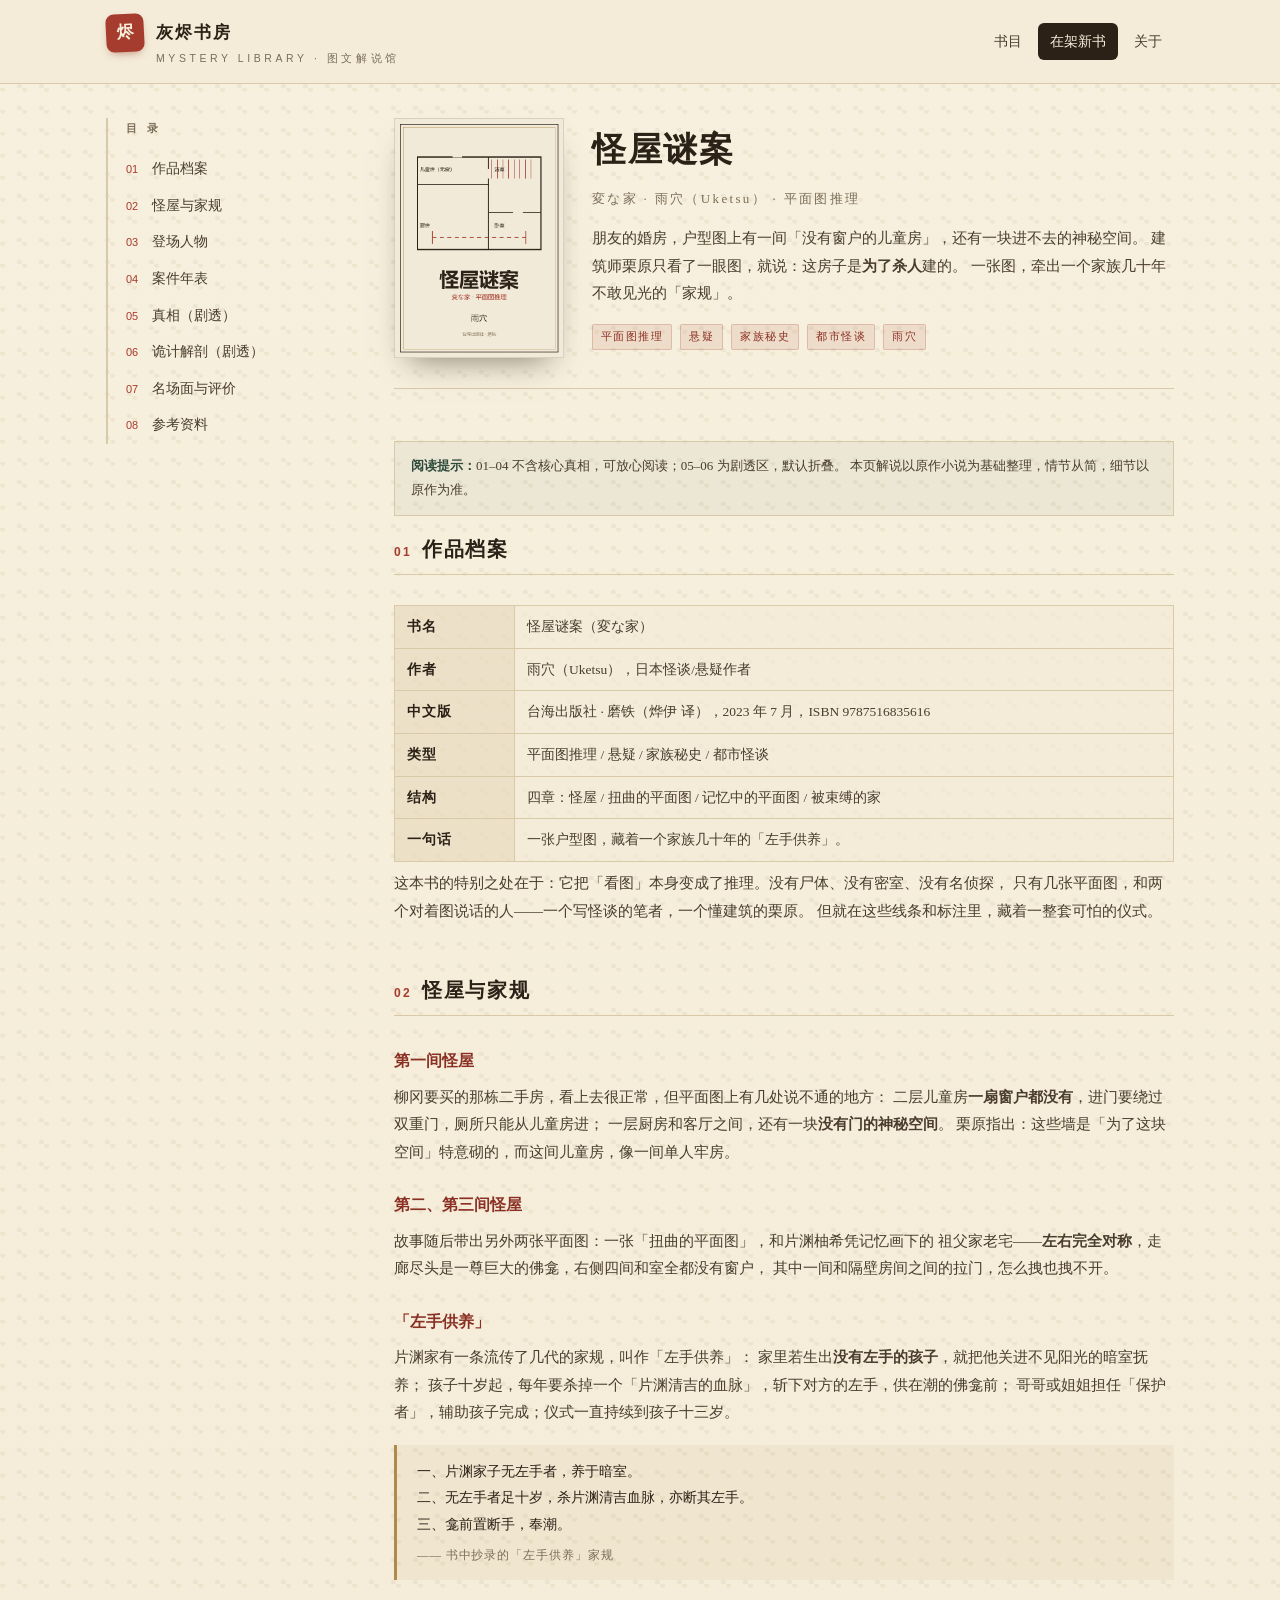
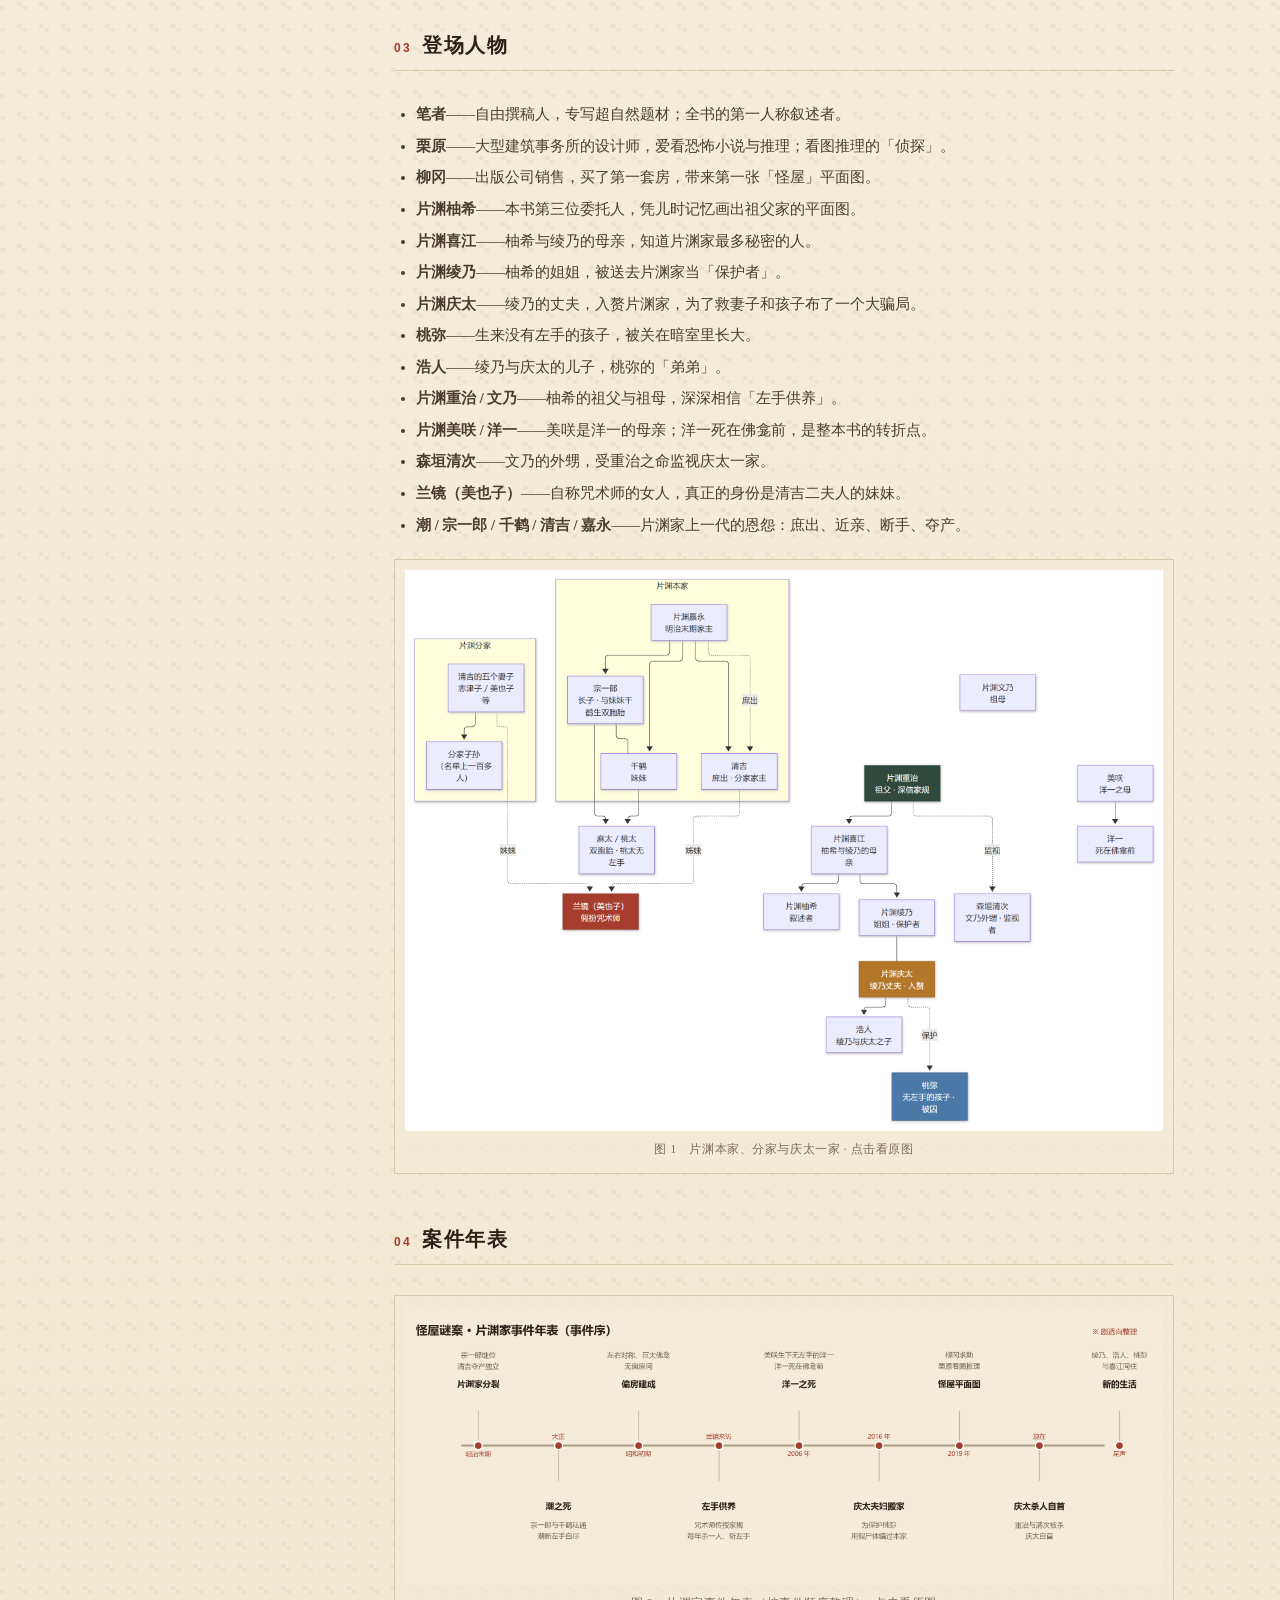
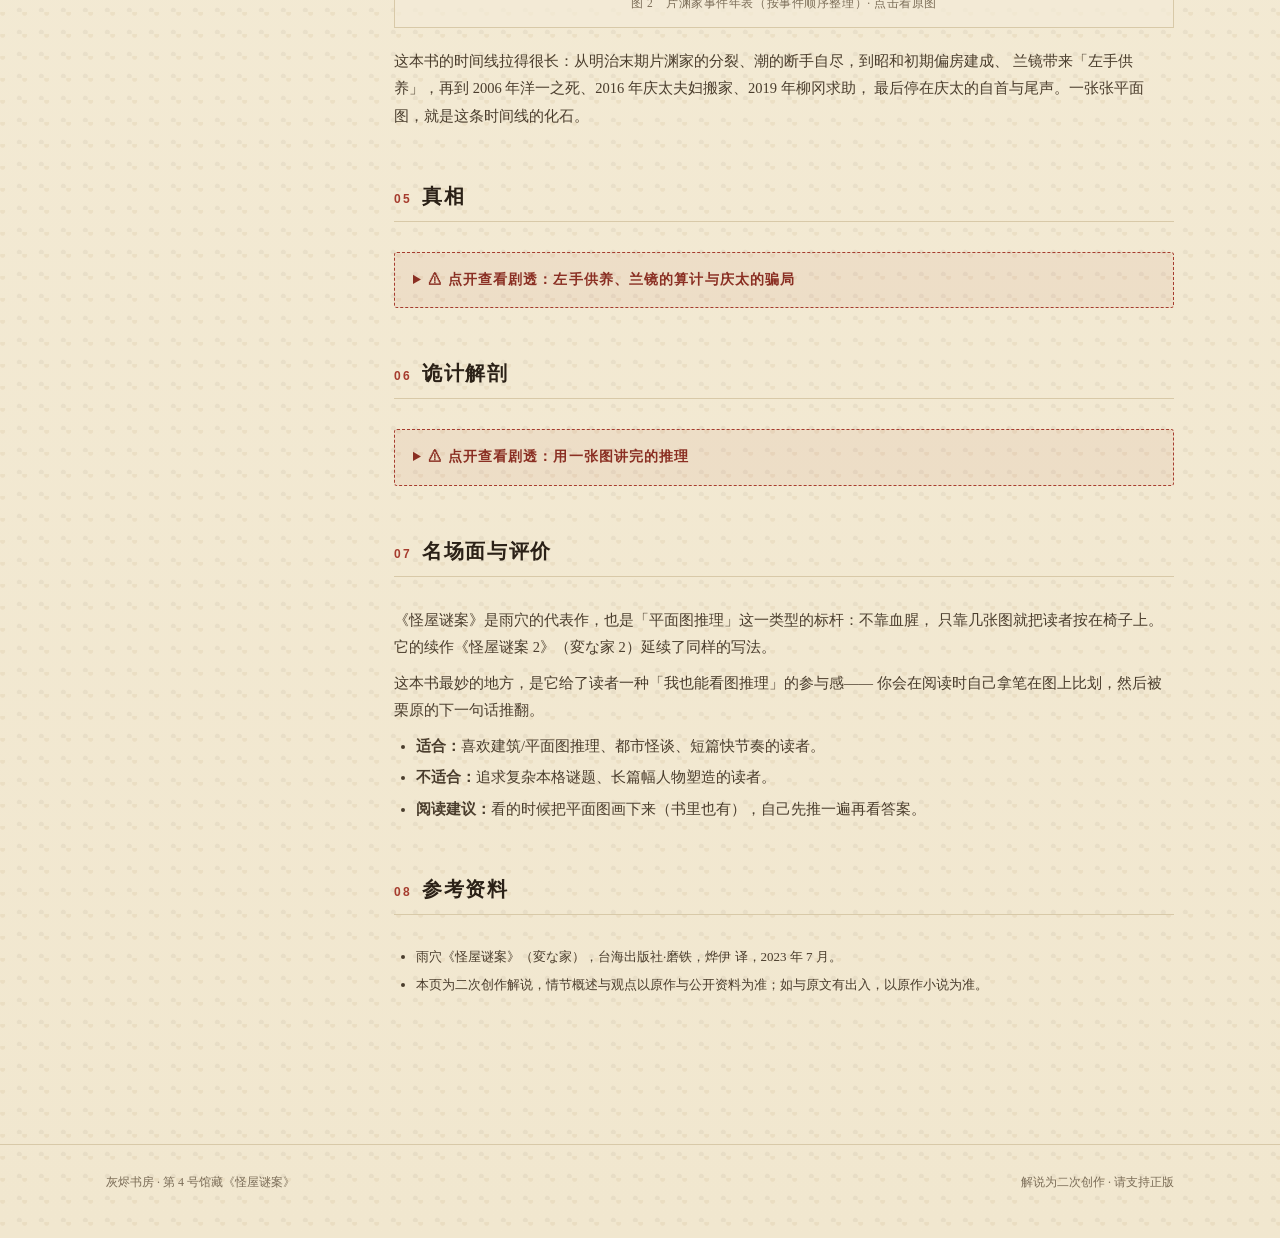
<file: book-kaoku.html>
<!DOCTYPE html>
<html lang="zh-CN">
<head>
<meta charset="UTF-8">
<meta name="viewport" content="width=device-width, initial-scale=1.0">
<title>怪屋谜案 · 图文解说 | 灰烬书房</title>
<link rel="stylesheet" href="styles.css">
</head>
<body>

<header class="site-header">
  <div class="wrap">
    <div class="brand">
      <div class="seal">烬</div>
      <div>
        <h1>灰烬书房</h1>
        <small>MYSTERY LIBRARY · 图文解说馆</small>
      </div>
    </div>
    <nav class="nav">
      <a href="index.html">书目</a>
      <a href="book-kaoku.html" class="active">在架新书</a>
      <a href="index.html#about">关于</a>
    </nav>
  </div>
</header>

<div class="wrap">
  <div class="book-layout">

    <aside class="toc">
      <h4>目 录</h4>
      <a href="#s1"><span class="num">01</span>作品档案</a>
      <a href="#s2"><span class="num">02</span>怪屋与家规</a>
      <a href="#s3"><span class="num">03</span>登场人物</a>
      <a href="#s4"><span class="num">04</span>案件年表</a>
      <a href="#s5"><span class="num">05</span>真相（剧透）</a>
      <a href="#s6"><span class="num">06</span>诡计解剖（剧透）</a>
      <a href="#s7"><span class="num">07</span>名场面与评价</a>
      <a href="#s8"><span class="num">08</span>参考资料</a>
    </aside>

    <main>
      <div class="book-hero">
        <div class="cover">
          <img src="assets/cover-kaoku.png" alt="《怪屋谜案》馆藏书封">
        </div>
        <div>
          <h2>怪屋谜案</h2>
          <p class="sub">変な家 · 雨穴（Uketsu） · 平面图推理</p>
          <p class="lede">
            朋友的婚房，户型图上有一间「没有窗户的儿童房」，还有一块进不去的神秘空间。
            建筑师栗原只看了一眼图，就说：这房子是<b>为了杀人</b>建的。
            一张图，牵出一个家族几十年不敢见光的「家规」。
          </p>
          <div class="tags">
            <span class="tag">平面图推理</span>
            <span class="tag">悬疑</span>
            <span class="tag">家族秘史</span>
            <span class="tag">都市怪谈</span>
            <span class="tag">雨穴</span>
          </div>
        </div>
      </div>

      <div class="article">

        <div class="tip">
          <b>阅读提示：</b>01–04 不含核心真相，可放心阅读；05–06 为剧透区，默认折叠。
          本页解说以原作小说为基础整理，情节从简，细节以原作为准。
        </div>

        <!-- 01 -->
        <section id="s1">
          <h3><span class="no">01</span>作品档案</h3>
          <div class="rule"></div>
          <table class="archive">
            <tr><th>书名</th><td>怪屋谜案（変な家）</td></tr>
            <tr><th>作者</th><td>雨穴（Uketsu），日本怪谈/悬疑作者</td></tr>
            <tr><th>中文版</th><td>台海出版社 · 磨铁（烨伊 译），2023 年 7 月，ISBN 9787516835616</td></tr>
            <tr><th>类型</th><td>平面图推理 / 悬疑 / 家族秘史 / 都市怪谈</td></tr>
            <tr><th>结构</th><td>四章：怪屋 / 扭曲的平面图 / 记忆中的平面图 / 被束缚的家</td></tr>
            <tr><th>一句话</th><td>一张户型图，藏着一个家族几十年的「左手供养」。</td></tr>
          </table>
          <p>
            这本书的特别之处在于：它把「看图」本身变成了推理。没有尸体、没有密室、没有名侦探，
            只有几张平面图，和两个对着图说话的人——一个写怪谈的笔者，一个懂建筑的栗原。
            但就在这些线条和标注里，藏着一整套可怕的仪式。
          </p>
        </section>

        <!-- 02 -->
        <section id="s2">
          <h3><span class="no">02</span>怪屋与家规</h3>
          <div class="rule"></div>
          <h4>第一间怪屋</h4>
          <p>
            柳冈要买的那栋二手房，看上去很正常，但平面图上有几处说不通的地方：
            二层儿童房<b>一扇窗户都没有</b>，进门要绕过双重门，厕所只能从儿童房进；
            一层厨房和客厅之间，还有一块<b>没有门的神秘空间</b>。
            栗原指出：这些墙是「为了这块空间」特意砌的，而这间儿童房，像一间单人牢房。
          </p>
          <h4>第二、第三间怪屋</h4>
          <p>
            故事随后带出另外两张平面图：一张「扭曲的平面图」，和片渊柚希凭记忆画下的
            祖父家老宅——<b>左右完全对称</b>，走廊尽头是一尊巨大的佛龛，右侧四间和室全都没有窗户，
            其中一间和隔壁房间之间的拉门，怎么拽也拽不开。
          </p>
          <h4>「左手供养」</h4>
          <p>
            片渊家有一条流传了几代的家规，叫作「左手供养」：
            家里若生出<b>没有左手的孩子</b>，就把他关进不见阳光的暗室抚养；
            孩子十岁起，每年要杀掉一个「片渊清吉的血脉」，斩下对方的左手，供在潮的佛龛前；
            哥哥或姐姐担任「保护者」，辅助孩子完成；仪式一直持续到孩子十三岁。
          </p>
          <blockquote>
            一、片渊家子无左手者，养于暗室。<br>
            二、无左手者足十岁，杀片渊清吉血脉，亦断其左手。<br>
            三、龛前置断手，奉潮。
            <cite>—— 书中抄录的「左手供养」家规</cite>
          </blockquote>
        </section>

        <!-- 03 -->
        <section id="s3">
          <h3><span class="no">03</span>登场人物</h3>
          <div class="rule"></div>
          <ul>
            <li><b>笔者</b>——自由撰稿人，专写超自然题材；全书的第一人称叙述者。</li>
            <li><b>栗原</b>——大型建筑事务所的设计师，爱看恐怖小说与推理；看图推理的「侦探」。</li>
            <li><b>柳冈</b>——出版公司销售，买了第一套房，带来第一张「怪屋」平面图。</li>
            <li><b>片渊柚希</b>——本书第三位委托人，凭儿时记忆画出祖父家的平面图。</li>
            <li><b>片渊喜江</b>——柚希与绫乃的母亲，知道片渊家最多秘密的人。</li>
            <li><b>片渊绫乃</b>——柚希的姐姐，被送去片渊家当「保护者」。</li>
            <li><b>片渊庆太</b>——绫乃的丈夫，入赘片渊家，为了救妻子和孩子布了一个大骗局。</li>
            <li><b>桃弥</b>——生来没有左手的孩子，被关在暗室里长大。</li>
            <li><b>浩人</b>——绫乃与庆太的儿子，桃弥的「弟弟」。</li>
            <li><b>片渊重治 / 文乃</b>——柚希的祖父与祖母，深深相信「左手供养」。</li>
            <li><b>片渊美咲 / 洋一</b>——美咲是洋一的母亲；洋一死在佛龛前，是整本书的转折点。</li>
            <li><b>森垣清次</b>——文乃的外甥，受重治之命监视庆太一家。</li>
            <li><b>兰镜（美也子）</b>——自称咒术师的女人，真正的身份是清吉二夫人的妹妹。</li>
            <li><b>潮 / 宗一郎 / 千鹤 / 清吉 / 嘉永</b>——片渊家上一代的恩怨：庶出、近亲、断手、夺产。</li>
          </ul>

          <figure class="fig">
            <a href="assets/relations-kaoku.png" target="_blank">
              <img src="assets/relations-kaoku.png" alt="《怪屋谜案》人物关系图" style="max-height:640px;width:auto;margin:0 auto">
            </a>
            <figcaption>图 1　片渊本家、分家与庆太一家 · 点击看原图</figcaption>
          </figure>
        </section>

        <!-- 04 -->
        <section id="s4">
          <h3><span class="no">04</span>案件年表</h3>
          <div class="rule"></div>
          <figure class="fig">
            <a href="assets/timeline-kaoku.png" target="_blank">
              <img src="assets/timeline-kaoku.png" alt="怪屋谜案事件年表">
            </a>
            <figcaption>图 2　片渊家事件年表（按事件顺序整理）· 点击看原图</figcaption>
          </figure>
          <p>
            这本书的时间线拉得很长：从明治末期片渊家的分裂、潮的断手自尽，到昭和初期偏房建成、
            兰镜带来「左手供养」，再到 2006 年洋一之死、2016 年庆太夫妇搬家、2019 年柳冈求助，
            最后停在庆太的自首与尾声。一张张平面图，就是这条时间线的化石。
          </p>
        </section>

        <!-- 05 -->
        <section id="s5">
          <h3><span class="no">05</span>真相</h3>
          <div class="rule"></div>
          <details class="spoiler">
            <summary>⚠ 点开查看剧透：左手供养、兰镜的算计与庆太的骗局</summary>
            <div class="inner">
              <h4>「怪屋」为什么怪</h4>
              <p>
                没有窗户的儿童房，是关无左手孩子的<b>暗室</b>；一层的「神秘空间」，是连接儿童房与浴室的
                <b>暗道</b>——为了不让外人看见这个孩子；巨大的佛龛，用来供奉斩下来的<b>断手</b>。
                房子不是碰巧长成这样，它是照着「左手供养」的规矩建的。
              </p>

              <h4>兰镜的真正目的</h4>
              <p>
                「左手供养」不是祖上传下来的诅咒，而是<b>一场借刀杀人</b>：清吉的二夫人志津子
                为了让自己儿子继承家业，让妹妹美也子假扮咒术师「兰镜」，骗宗一郎说潮的怨灵在作祟，
                必须让无左手的孩子去杀清吉血脉的孩子、砍断左手供奉。
                于是本家成了分家内斗的屠刀。
              </p>

              <h4>重治与庆太</h4>
              <p>
                重治（柚希的祖父）从小被灌输家规，深信不疑。美咲生下无左手的桃弥后，被囚禁、
                被迫生下孩子；桃弥被关在暗室里长大，原该由哥哥洋一当「保护者」，
                但洋一死了——而洋一之死，其实是柚希的父亲为了「保护家人」动的手。
              </p>
              <p>
                绫乃被送去当保护者，与庆太结婚。庆太不愿杀人，用一具偶然发现的尸体（宫江恭一）
                的左手冒充「仪式成果」，骗过了片渊家；直到尸体被发现、重治逼上门，
                庆太杀了重治与清次，随后自首。他在信里把妻儿托付给了喜江。
              </p>

              <h4>尾声的疑点</h4>
              <p>
                绫乃、浩人、桃弥与喜江一起生活，柚希也重新走进了姐姐的世界。可栗原最后提出一个
                让人不舒服的猜想：喜江身上流着分家的血，她的外婆弥生是清吉的第七个孩子；
                名单是谁交给重治的？美咲为什么在被囚禁前一天刚好给喜江打了电话？
                重治又是从哪儿看到埼玉的报纸的？——这些「巧合」，也许都是喜江布的局。
                书没有给出答案，留给了读者。
              </p>
            </div>
          </details>
        </section>

        <!-- 06 -->
        <section id="s6">
          <h3><span class="no">06</span>诡计解剖</h3>
          <div class="rule"></div>
          <details class="spoiler">
            <summary>⚠ 点开查看剧透：用一张图讲完的推理</summary>
            <div class="inner">
              <h4>1. 平面图即证词</h4>
              <p>
                全书最核心的推理对象不是人，而是平面图：墙的位置、门的朝向、窗户的缺失、
                走廊的绕行——每一个「不合常理」的细节，都是建造者意图的证词。
                栗原的推理，就是把这些异常翻译成「人做过什么」。
              </p>
              <h4>2. 空间即仪式</h4>
              <p>
                无窗儿童房 = 暗室；一层神秘空间 = 暗道；佛龛 = 供奉断手的地方；
                儿童房与浴室相连的暗道 = 让被囚禁的孩子「不经过走廊」去洗澡。
                整套「左手供养」，被写进了房子的结构里。
              </p>
              <h4>3. 家规的漏洞</h4>
              <p>
                仪式要求每年杀一人、直到十三岁，那应该是<b>四个人</b>；可名单上明确死了三个，
                第四个呢？栗原由此推出「杀婴」的可能，也把矛头指向了分家内部的权力斗争。
              </p>
              <h4>4. 叙述者的局限</h4>
              <p>
                笔者只是写稿人，他看到的、听到的、转述的，都是别人愿意让他知道的；
                栗原的推理再精彩，也只是「看图说话」。结尾把怀疑交给读者，正是这本书最冷的一笔。
              </p>
              <h4>5. 都市怪谈与真事</h4>
              <p>
                书里提到的「杀人代理」网站、暗网委托，是现实里出现过的都市传说；
                恐怖感不来自鬼神，而来自「这种事也许真的发生过」。
              </p>
            </div>
          </details>
        </section>

        <!-- 07 -->
        <section id="s7">
          <h3><span class="no">07</span>名场面与评价</h3>
          <div class="rule"></div>
          <p>
            《怪屋谜案》是雨穴的代表作，也是「平面图推理」这一类型的标杆：不靠血腥，
            只靠几张图就把读者按在椅子上。它的续作《怪屋谜案 2》（変な家 2）延续了同样的写法。
          </p>
          <p>
            这本书最妙的地方，是它给了读者一种「我也能看图推理」的参与感——
            你会在阅读时自己拿笔在图上比划，然后被栗原的下一句话推翻。
          </p>
          <ul>
            <li><b>适合：</b>喜欢建筑/平面图推理、都市怪谈、短篇快节奏的读者。</li>
            <li><b>不适合：</b>追求复杂本格谜题、长篇幅人物塑造的读者。</li>
            <li><b>阅读建议：</b>看的时候把平面图画下来（书里也有），自己先推一遍再看答案。</li>
          </ul>
        </section>

        <!-- 08 -->
        <section id="s8">
          <h3><span class="no">08</span>参考资料</h3>
          <div class="rule"></div>
          <ul style="font-size:13px">
            <li>雨穴《怪屋谜案》（変な家），台海出版社·磨铁，烨伊 译，2023 年 7 月。</li>
            <li>本页为二次创作解说，情节概述与观点以原作与公开资料为准；如与原文有出入，以原作小说为准。</li>
          </ul>
        </section>

      </div>
    </main>
  </div>
</div>

<footer class="site-footer">
  <div class="wrap">
    <span>灰烬书房 · 第 4 号馆藏《怪屋谜案》</span>
    <span>解说为二次创作 · 请支持正版</span>
  </div>
</footer>

</body>
</html>
</file>
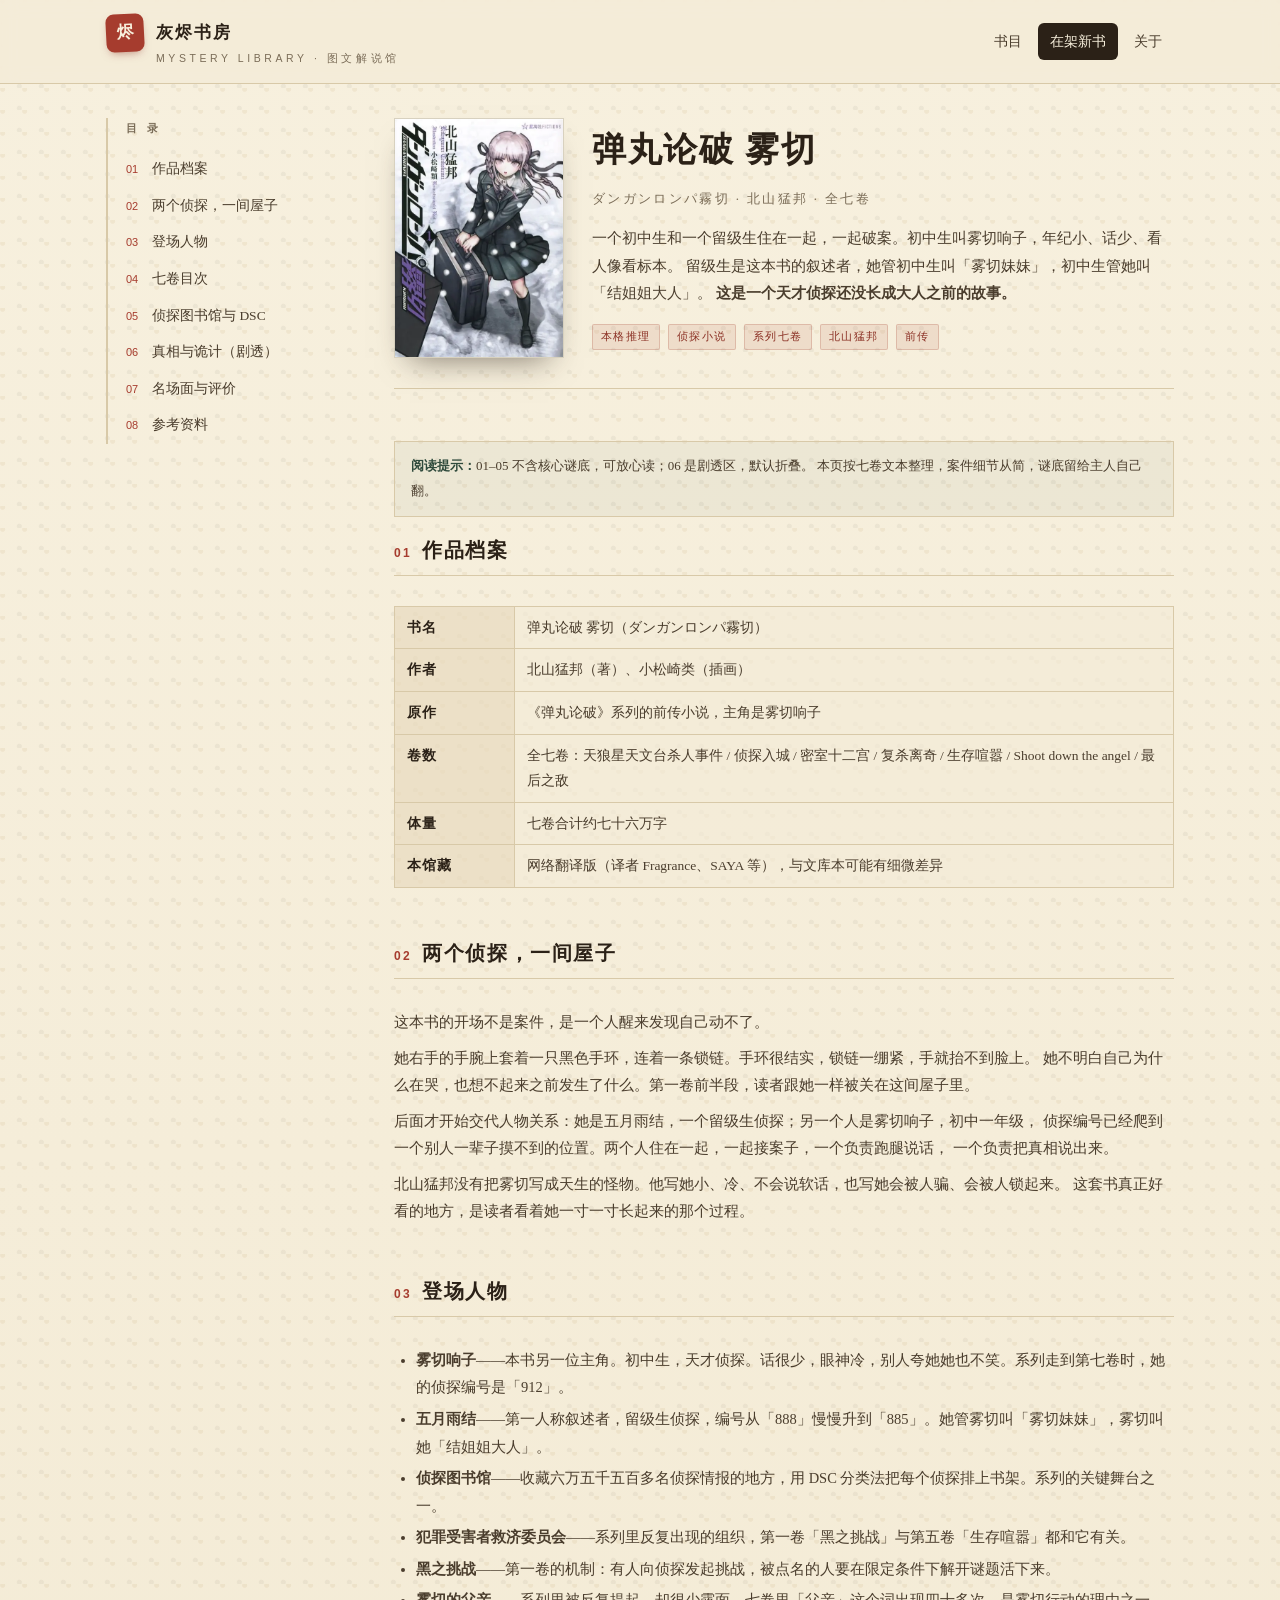
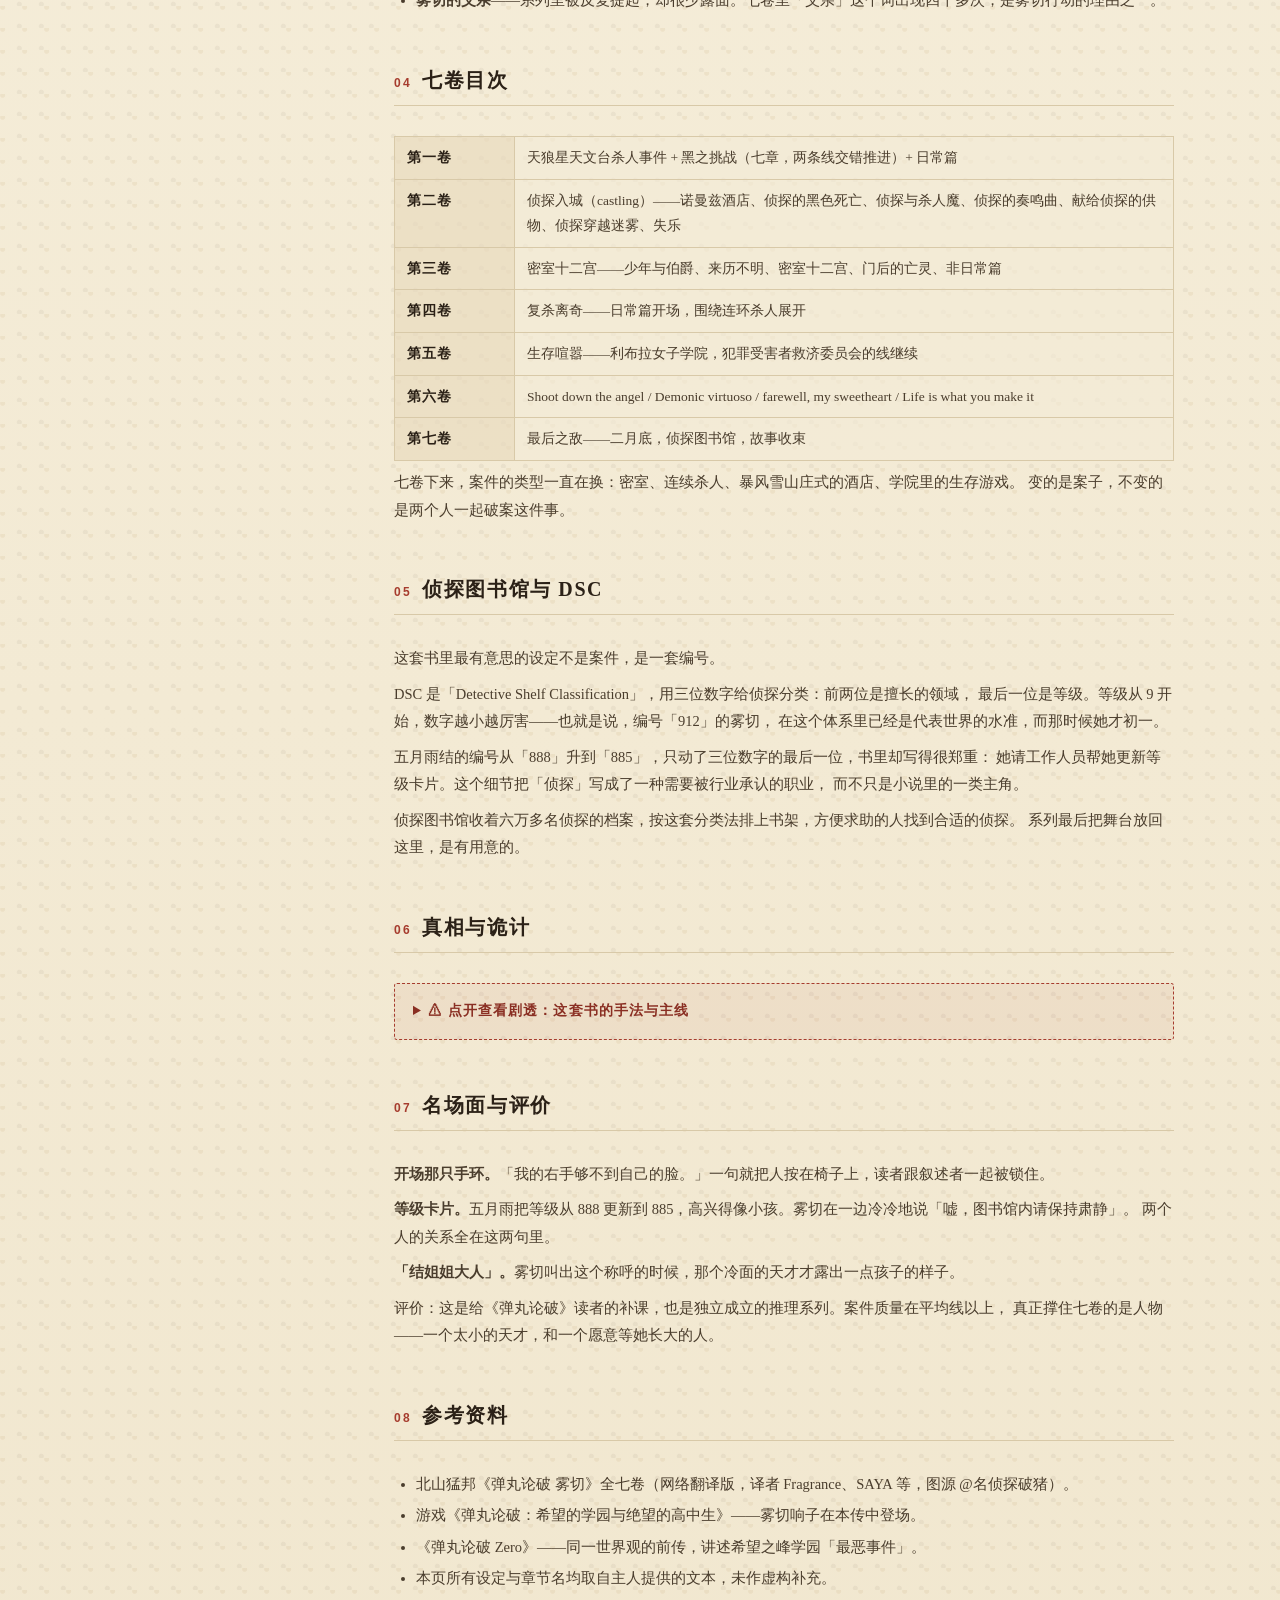
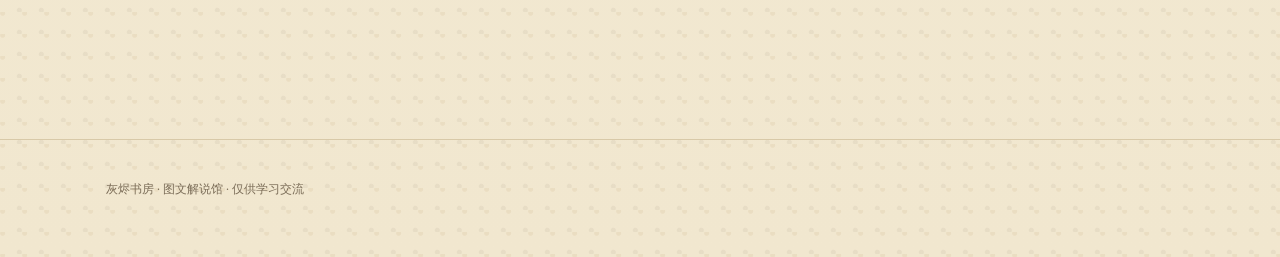
<file: book-kirigiri.html>
<!DOCTYPE html>
<html lang="zh-CN">
<head>
<meta charset="UTF-8">
<meta name="viewport" content="width=device-width, initial-scale=1.0">
<title>弹丸论破 雾切 · 图文解说 | 灰烬书房</title>
<link rel="stylesheet" href="styles.css">
</head>
<body>

<header class="site-header">
  <div class="wrap">
    <div class="brand">
      <div class="seal">烬</div>
      <div>
        <h1>灰烬书房</h1>
        <small>MYSTERY LIBRARY · 图文解说馆</small>
      </div>
    </div>
    <nav class="nav">
      <a href="index.html">书目</a>
      <a href="book-kirigiri.html" class="active">在架新书</a>
      <a href="index.html#about">关于</a>
    </nav>
  </div>
</header>

<div class="wrap">
  <div class="book-layout">

    <aside class="toc">
      <h4>目 录</h4>
      <a href="#s1"><span class="num">01</span>作品档案</a>
      <a href="#s2"><span class="num">02</span>两个侦探，一间屋子</a>
      <a href="#s3"><span class="num">03</span>登场人物</a>
      <a href="#s4"><span class="num">04</span>七卷目次</a>
      <a href="#s5"><span class="num">05</span>侦探图书馆与 DSC</a>
      <a href="#s6"><span class="num">06</span>真相与诡计（剧透）</a>
      <a href="#s7"><span class="num">07</span>名场面与评价</a>
      <a href="#s8"><span class="num">08</span>参考资料</a>
    </aside>

    <main>
      <div class="book-hero">
        <div class="cover">
          <img src="assets/cover-kirigiri.webp" alt="《弹丸论破 雾切》封面">
        </div>
        <div>
          <h2>弹丸论破 雾切</h2>
          <p class="sub">ダンガンロンパ霧切 · 北山猛邦 · 全七卷</p>
          <p class="lede">
            一个初中生和一个留级生住在一起，一起破案。初中生叫雾切响子，年纪小、话少、看人像看标本。
            留级生是这本书的叙述者，她管初中生叫「雾切妹妹」，初中生管她叫「结姐姐大人」。
            <b>这是一个天才侦探还没长成大人之前的故事。</b>
          </p>
          <div class="tags">
            <span class="tag">本格推理</span>
            <span class="tag">侦探小说</span>
            <span class="tag">系列七卷</span>
            <span class="tag">北山猛邦</span>
            <span class="tag">前传</span>
          </div>
        </div>
      </div>

      <div class="article">

        <div class="tip">
          <b>阅读提示：</b>01–05 不含核心谜底，可放心读；06 是剧透区，默认折叠。
          本页按七卷文本整理，案件细节从简，谜底留给主人自己翻。
        </div>

        <!-- 01 -->
        <section id="s1">
          <h3><span class="no">01</span>作品档案</h3>
          <div class="rule"></div>
          <table class="archive">
            <tr><th>书名</th><td>弹丸论破 雾切（ダンガンロンパ霧切）</td></tr>
            <tr><th>作者</th><td>北山猛邦（著）、小松崎类（插画）</td></tr>
            <tr><th>原作</th><td>《弹丸论破》系列的前传小说，主角是雾切响子</td></tr>
            <tr><th>卷数</th><td>全七卷：天狼星天文台杀人事件 / 侦探入城 / 密室十二宫 / 复杀离奇 / 生存喧嚣 / Shoot down the angel / 最后之敌</td></tr>
            <tr><th>体量</th><td>七卷合计约七十六万字</td></tr>
            <tr><th>本馆藏</th><td>网络翻译版（译者 Fragrance、SAYA 等），与文库本可能有细微差异</td></tr>
          </table>
        </section>

        <!-- 02 -->
        <section id="s2">
          <h3><span class="no">02</span>两个侦探，一间屋子</h3>
          <div class="rule"></div>
          <p>
            这本书的开场不是案件，是一个人醒来发现自己动不了。
          </p>
          <p>
            她右手的手腕上套着一只黑色手环，连着一条锁链。手环很结实，锁链一绷紧，手就抬不到脸上。
            她不明白自己为什么在哭，也想不起来之前发生了什么。第一卷前半段，读者跟她一样被关在这间屋子里。
          </p>
          <p>
            后面才开始交代人物关系：她是五月雨结，一个留级生侦探；另一个人是雾切响子，初中一年级，
            侦探编号已经爬到一个别人一辈子摸不到的位置。两个人住在一起，一起接案子，一个负责跑腿说话，
            一个负责把真相说出来。
          </p>
          <p>
            北山猛邦没有把雾切写成天生的怪物。他写她小、冷、不会说软话，也写她会被人骗、会被人锁起来。
            这套书真正好看的地方，是读者看着她一寸一寸长起来的那个过程。
          </p>
        </section>

        <!-- 03 -->
        <section id="s3">
          <h3><span class="no">03</span>登场人物</h3>
          <div class="rule"></div>
          <ul>
            <li><b>雾切响子</b>——本书另一位主角。初中生，天才侦探。话很少，眼神冷，别人夸她她也不笑。系列走到第七卷时，她的侦探编号是「912」。</li>
            <li><b>五月雨结</b>——第一人称叙述者，留级生侦探，编号从「888」慢慢升到「885」。她管雾切叫「雾切妹妹」，雾切叫她「结姐姐大人」。</li>
            <li><b>侦探图书馆</b>——收藏六万五千五百多名侦探情报的地方，用 DSC 分类法把每个侦探排上书架。系列的关键舞台之一。</li>
            <li><b>犯罪受害者救济委员会</b>——系列里反复出现的组织，第一卷「黑之挑战」与第五卷「生存喧嚣」都和它有关。</li>
            <li><b>黑之挑战</b>——第一卷的机制：有人向侦探发起挑战，被点名的人要在限定条件下解开谜题活下来。</li>
            <li><b>雾切的父亲</b>——系列里被反复提起，却很少露面。七卷里「父亲」这个词出现四十多次，是雾切行动的理由之一。</li>
          </ul>
        </section>

        <!-- 04 -->
        <section id="s4">
          <h3><span class="no">04</span>七卷目次</h3>
          <div class="rule"></div>
          <table class="archive">
            <tr><th>第一卷</th><td>天狼星天文台杀人事件 + 黑之挑战（七章，两条线交错推进）+ 日常篇</td></tr>
            <tr><th>第二卷</th><td>侦探入城（castling）——诺曼兹酒店、侦探的黑色死亡、侦探与杀人魔、侦探的奏鸣曲、献给侦探的供物、侦探穿越迷雾、失乐</td></tr>
            <tr><th>第三卷</th><td>密室十二宫——少年与伯爵、来历不明、密室十二宫、门后的亡灵、非日常篇</td></tr>
            <tr><th>第四卷</th><td>复杀离奇——日常篇开场，围绕连环杀人展开</td></tr>
            <tr><th>第五卷</th><td>生存喧嚣——利布拉女子学院，犯罪受害者救济委员会的线继续</td></tr>
            <tr><th>第六卷</th><td>Shoot down the angel / Demonic virtuoso / farewell, my sweetheart / Life is what you make it</td></tr>
            <tr><th>第七卷</th><td>最后之敌——二月底，侦探图书馆，故事收束</td></tr>
          </table>
          <p>
            七卷下来，案件的类型一直在换：密室、连续杀人、暴风雪山庄式的酒店、学院里的生存游戏。
            变的是案子，不变的是两个人一起破案这件事。
          </p>
        </section>

        <!-- 05 -->
        <section id="s5">
          <h3><span class="no">05</span>侦探图书馆与 DSC</h3>
          <div class="rule"></div>
          <p>
            这套书里最有意思的设定不是案件，是一套编号。
          </p>
          <p>
            DSC 是「Detective Shelf Classification」，用三位数字给侦探分类：前两位是擅长的领域，
            最后一位是等级。等级从 9 开始，数字越小越厉害——也就是说，编号「912」的雾切，
            在这个体系里已经是代表世界的水准，而那时候她才初一。
          </p>
          <p>
            五月雨结的编号从「888」升到「885」，只动了三位数字的最后一位，书里却写得很郑重：
            她请工作人员帮她更新等级卡片。这个细节把「侦探」写成了一种需要被行业承认的职业，
            而不只是小说里的一类主角。
          </p>
          <p>
            侦探图书馆收着六万多名侦探的档案，按这套分类法排上书架，方便求助的人找到合适的侦探。
            系列最后把舞台放回这里，是有用意的。
          </p>
        </section>

        <!-- 06 -->
        <section id="s6">
          <h3><span class="no">06</span>真相与诡计</h3>
          <div class="rule"></div>
          <details class="spoiler">
            <summary>⚠ 点开查看剧透：这套书的手法与主线</summary>
            <div class="inner">
              <p>
                <b>一、把「侦探」当职业写。</b>北山猛邦给的是一套行业规则：编号、等级、档案、委托。
                案件之外，读者还会关心这两个人的职业处境——谁被行业承认，谁被当成孩子。
              </p>
              <p>
                <b>二、本格谜题为主。</b>密室、连续杀人、时间与空间的错位，案件结构基本按本格规矩来。
                第一卷用两条线交错，把「被关起来的人」和「在外面查案的人」同时推着走。
              </p>
              <p>
                <b>三、系列的主线是两个人。</b>雾切一开始不会跟人相处，五月雨结在这个过程里既是搭档也是保护者。
                系列走到最后，读者会发现真正被解开的是这两个人之间那层关系，而不是某一具尸体。
              </p>
              <p>
                <b>四、前传的位置。</b>这套书写在《弹丸论破》正传之前，雾切还是初中生，希望之峰学园还在。
                读正传时那些只能靠台词推测的旧事，这里是一件一件摆出来的。
              </p>
              <p class="muted">（各卷具体谜底不在此展开，留给自己翻书。）</p>
            </div>
          </details>
        </section>

        <!-- 07 -->
        <section id="s7">
          <h3><span class="no">07</span>名场面与评价</h3>
          <div class="rule"></div>
          <p>
            <b>开场那只手环。</b>「我的右手够不到自己的脸。」一句就把人按在椅子上，读者跟叙述者一起被锁住。
          </p>
          <p>
            <b>等级卡片。</b>五月雨把等级从 888 更新到 885，高兴得像小孩。雾切在一边冷冷地说「嘘，图书馆内请保持肃静」。
            两个人的关系全在这两句里。
          </p>
          <p>
            <b>「结姐姐大人」。</b>雾切叫出这个称呼的时候，那个冷面的天才才露出一点孩子的样子。
          </p>
          <p class="muted">
            评价：这是给《弹丸论破》读者的补课，也是独立成立的推理系列。案件质量在平均线以上，
            真正撑住七卷的是人物——一个太小的天才，和一个愿意等她长大的人。
          </p>
        </section>

        <!-- 08 -->
        <section id="s8">
          <h3><span class="no">08</span>参考资料</h3>
          <div class="rule"></div>
          <ul>
            <li>北山猛邦《弹丸论破 雾切》全七卷（网络翻译版，译者 Fragrance、SAYA 等，图源 @名侦探破猪）。</li>
            <li>游戏《弹丸论破：希望的学园与绝望的高中生》——雾切响子在本传中登场。</li>
            <li>《弹丸论破 Zero》——同一世界观的前传，讲述希望之峰学园「最恶事件」。</li>
            <li>本页所有设定与章节名均取自主人提供的文本，未作虚构补充。</li>
          </ul>
        </section>

      </div>
    </main>
  </div>
</div>

<footer class="site-footer">
  <div class="wrap">
    <p>灰烬书房 · 图文解说馆 · 仅供学习交流</p>
  </div>
</footer>

</body>
</html>
</file>
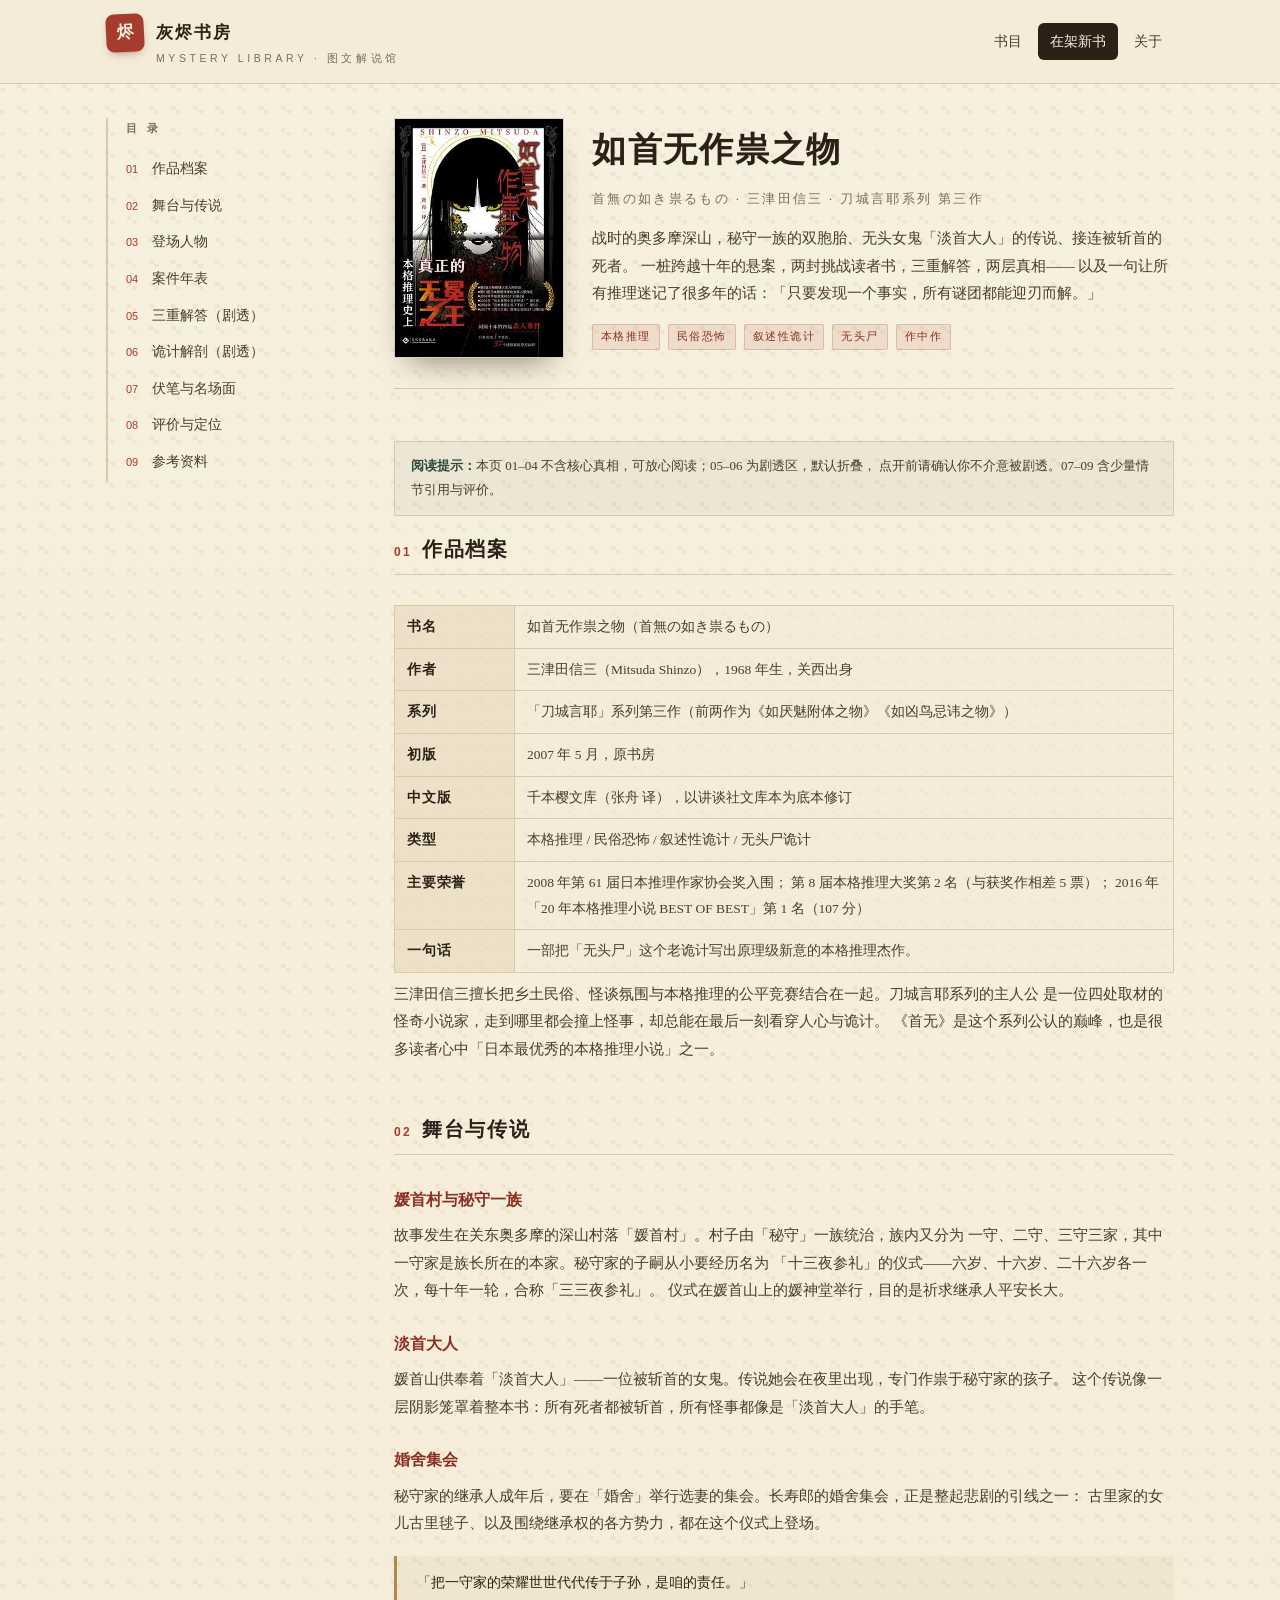
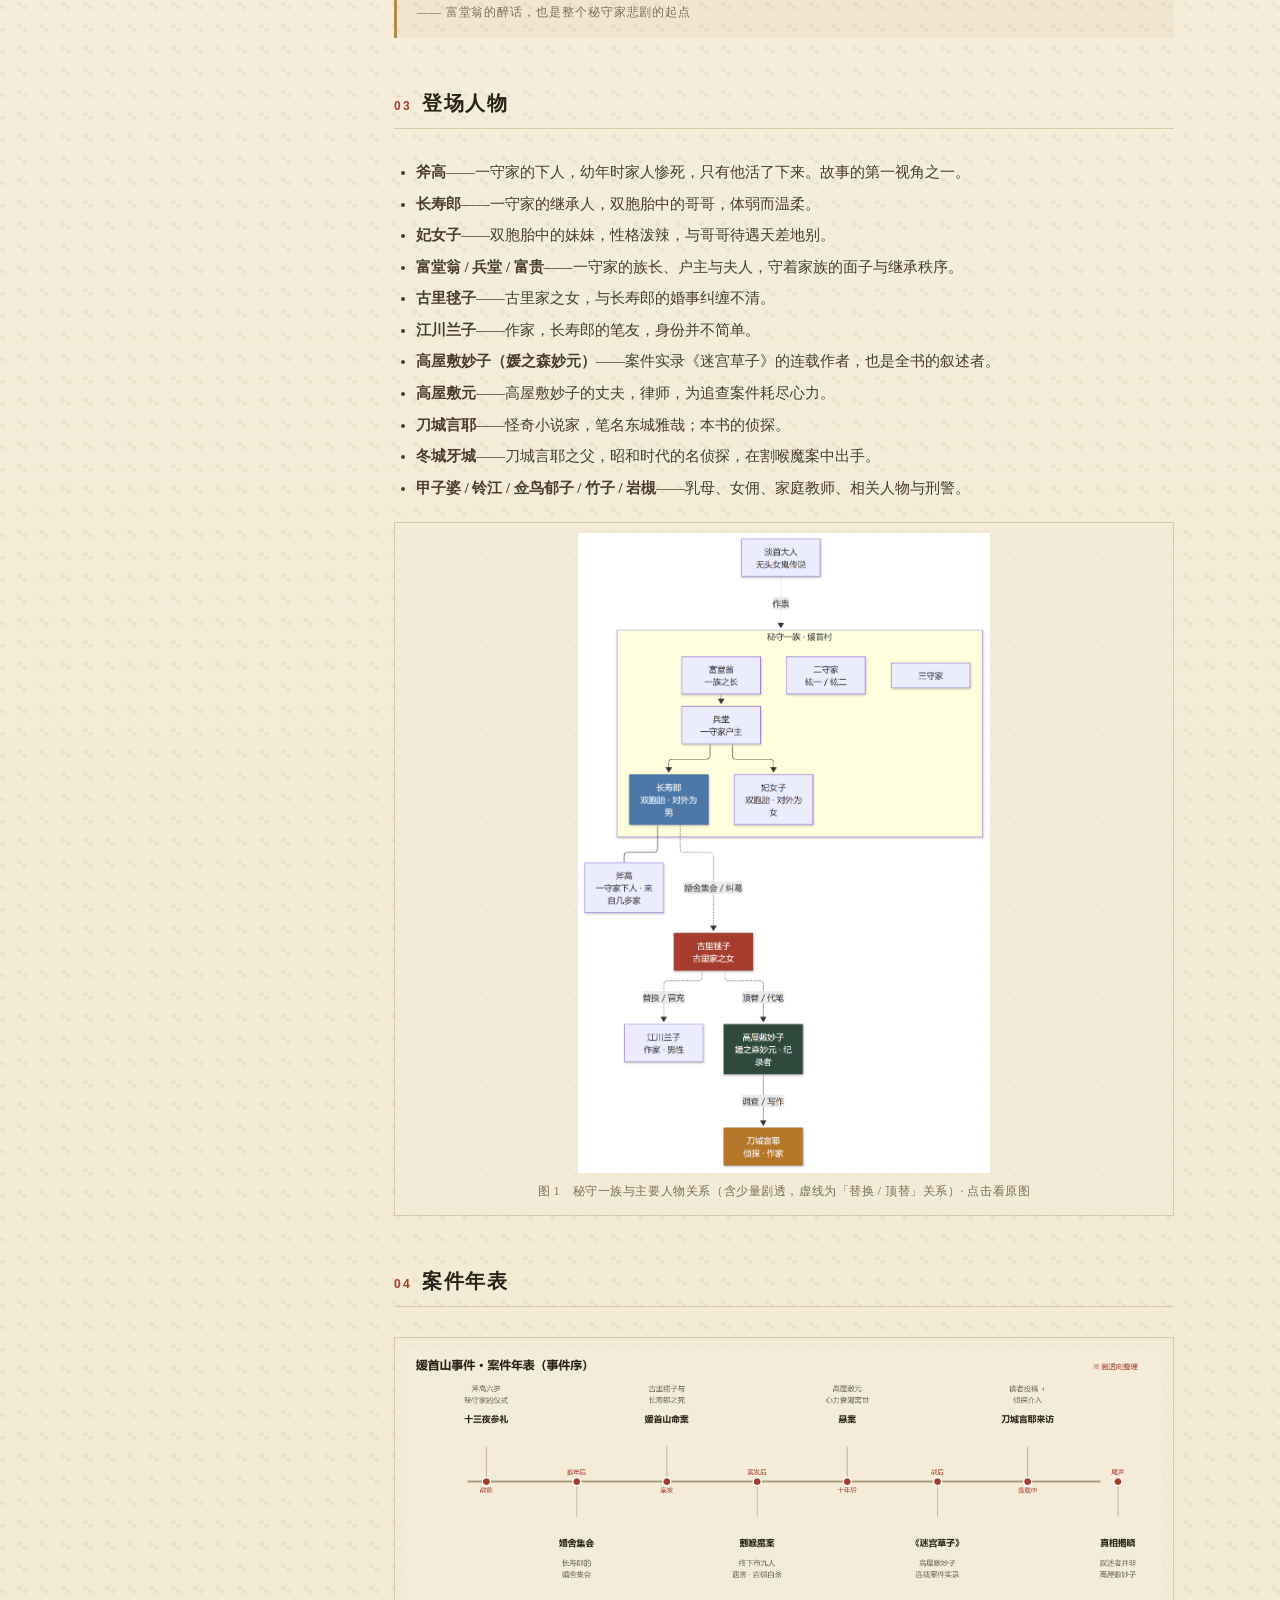
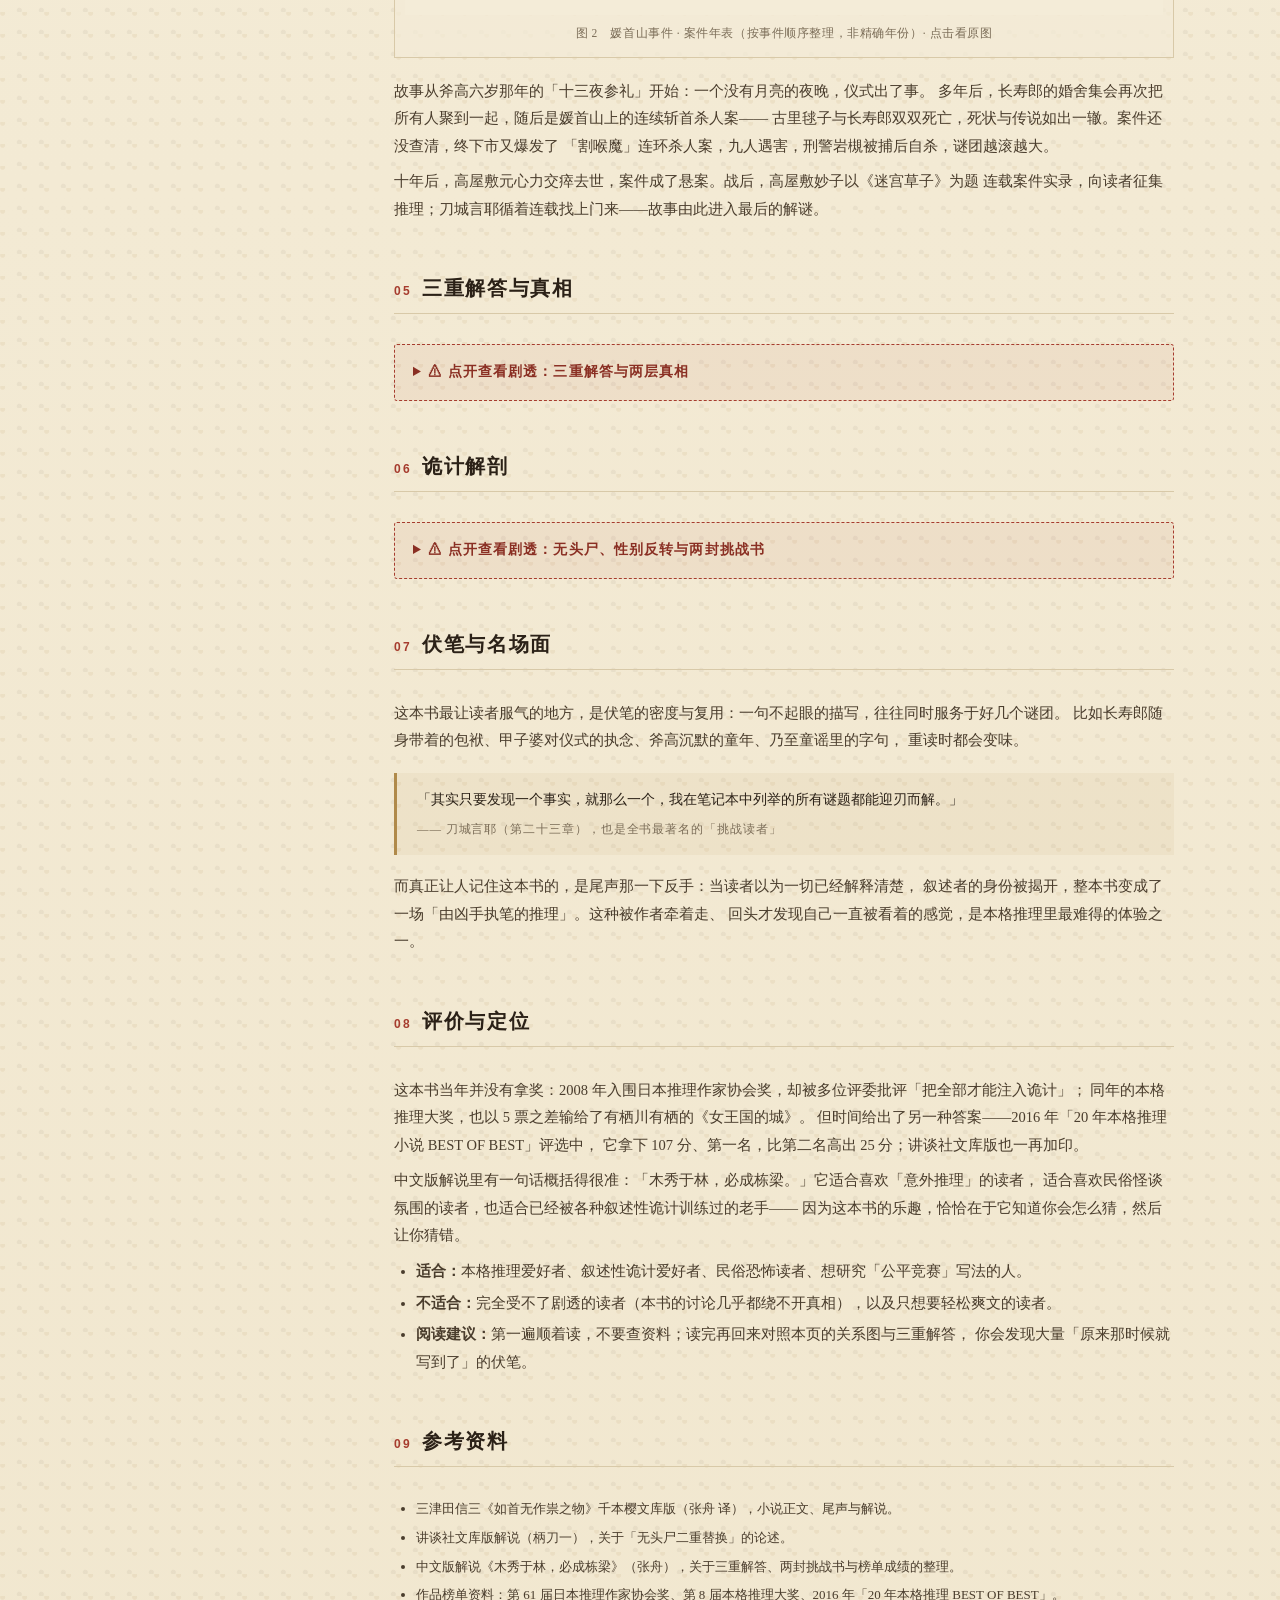
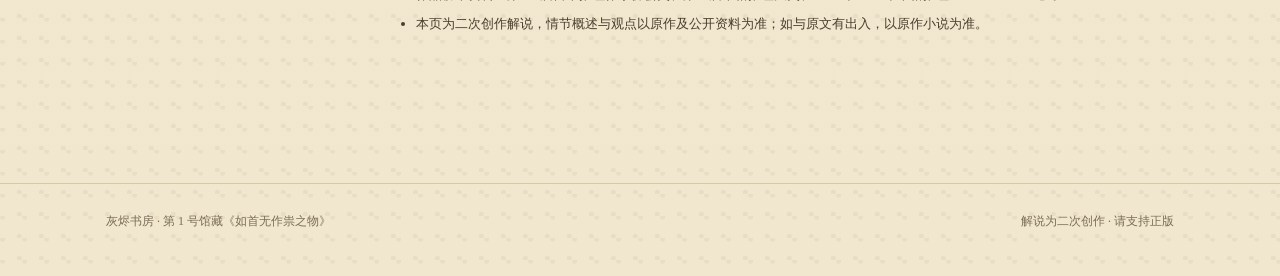
<file: book-shouwu.html>
<!DOCTYPE html>
<html lang="zh-CN">
<head>
<meta charset="UTF-8">
<meta name="viewport" content="width=device-width, initial-scale=1.0">
<title>如首无作祟之物 · 图文解说 | 灰烬书房</title>
<link rel="stylesheet" href="styles.css">
</head>
<body>

<header class="site-header">
  <div class="wrap">
    <div class="brand">
      <div class="seal">烬</div>
      <div>
        <h1>灰烬书房</h1>
        <small>MYSTERY LIBRARY · 图文解说馆</small>
      </div>
    </div>
    <nav class="nav">
      <a href="index.html">书目</a>
      <a href="book-shouwu.html" class="active">在架新书</a>
      <a href="index.html#about">关于</a>
    </nav>
  </div>
</header>

<div class="wrap">
  <div class="book-layout">

    <aside class="toc">
      <h4>目 录</h4>
      <a href="#s1"><span class="num">01</span>作品档案</a>
      <a href="#s2"><span class="num">02</span>舞台与传说</a>
      <a href="#s3"><span class="num">03</span>登场人物</a>
      <a href="#s4"><span class="num">04</span>案件年表</a>
      <a href="#s5"><span class="num">05</span>三重解答（剧透）</a>
      <a href="#s6"><span class="num">06</span>诡计解剖（剧透）</a>
      <a href="#s7"><span class="num">07</span>伏笔与名场面</a>
      <a href="#s8"><span class="num">08</span>评价与定位</a>
      <a href="#s9"><span class="num">09</span>参考资料</a>
    </aside>

    <main>
      <div class="book-hero">
        <div class="cover">
          <img src="assets/cover-shouwu.jpg" alt="《如首无作祟之物》封面">
        </div>
        <div>
          <h2>如首无作祟之物</h2>
          <p class="sub">首無の如き祟るもの · 三津田信三 · 刀城言耶系列 第三作</p>
          <p class="lede">
            战时的奥多摩深山，秘守一族的双胞胎、无头女鬼「淡首大人」的传说、接连被斩首的死者。
            一桩跨越十年的悬案，两封挑战读者书，三重解答，两层真相——
            以及一句让所有推理迷记了很多年的话：「只要发现一个事实，所有谜团都能迎刃而解。」
          </p>
          <div class="tags">
            <span class="tag">本格推理</span>
            <span class="tag">民俗恐怖</span>
            <span class="tag">叙述性诡计</span>
            <span class="tag">无头尸</span>
            <span class="tag">作中作</span>
          </div>
        </div>
      </div>

      <div class="article">

        <div class="tip">
          <b>阅读提示：</b>本页 01–04 不含核心真相，可放心阅读；05–06 为剧透区，默认折叠，
          点开前请确认你不介意被剧透。07–09 含少量情节引用与评价。
        </div>

        <!-- 01 -->
        <section id="s1">
          <h3><span class="no">01</span>作品档案</h3>
          <div class="rule"></div>
          <table class="archive">
            <tr><th>书名</th><td>如首无作祟之物（首無の如き祟るもの）</td></tr>
            <tr><th>作者</th><td>三津田信三（Mitsuda Shinzo），1968 年生，关西出身</td></tr>
            <tr><th>系列</th><td>「刀城言耶」系列第三作（前两作为《如厌魅附体之物》《如凶鸟忌讳之物》）</td></tr>
            <tr><th>初版</th><td>2007 年 5 月，原书房</td></tr>
            <tr><th>中文版</th><td>千本樱文库（张舟 译），以讲谈社文库本为底本修订</td></tr>
            <tr><th>类型</th><td>本格推理 / 民俗恐怖 / 叙述性诡计 / 无头尸诡计</td></tr>
            <tr><th>主要荣誉</th><td>
              2008 年第 61 届日本推理作家协会奖入围；
              第 8 届本格推理大奖第 2 名（与获奖作相差 5 票）；
              2016 年「20 年本格推理小说 BEST OF BEST」第 1 名（107 分）
            </td></tr>
            <tr><th>一句话</th><td>一部把「无头尸」这个老诡计写出原理级新意的本格推理杰作。</td></tr>
          </table>
          <p>
            三津田信三擅长把乡土民俗、怪谈氛围与本格推理的公平竞赛结合在一起。刀城言耶系列的主人公
            是一位四处取材的怪奇小说家，走到哪里都会撞上怪事，却总能在最后一刻看穿人心与诡计。
            《首无》是这个系列公认的巅峰，也是很多读者心中「日本最优秀的本格推理小说」之一。
          </p>
        </section>

        <!-- 02 -->
        <section id="s2">
          <h3><span class="no">02</span>舞台与传说</h3>
          <div class="rule"></div>
          <h4>媛首村与秘守一族</h4>
          <p>
            故事发生在关东奥多摩的深山村落「媛首村」。村子由「秘守」一族统治，族内又分为
            一守、二守、三守三家，其中一守家是族长所在的本家。秘守家的子嗣从小要经历名为
            「十三夜参礼」的仪式——六岁、十六岁、二十六岁各一次，每十年一轮，合称「三三夜参礼」。
            仪式在媛首山上的媛神堂举行，目的是祈求继承人平安长大。
          </p>
          <h4>淡首大人</h4>
          <p>
            媛首山供奉着「淡首大人」——一位被斩首的女鬼。传说她会在夜里出现，专门作祟于秘守家的孩子。
            这个传说像一层阴影笼罩着整本书：所有死者都被斩首，所有怪事都像是「淡首大人」的手笔。
          </p>
          <h4>婚舍集会</h4>
          <p>
            秘守家的继承人成年后，要在「婚舍」举行选妻的集会。长寿郎的婚舍集会，正是整起悲剧的引线之一：
            古里家的女儿古里毬子、以及围绕继承权的各方势力，都在这个仪式上登场。
          </p>
          <blockquote>
            「把一守家的荣耀世世代代传于子孙，是咱的责任。」
            <cite>—— 富堂翁的醉话，也是整个秘守家悲剧的起点</cite>
          </blockquote>
        </section>

        <!-- 03 -->
        <section id="s3">
          <h3><span class="no">03</span>登场人物</h3>
          <div class="rule"></div>
          <ul>
            <li><b>斧高</b>——一守家的下人，幼年时家人惨死，只有他活了下来。故事的第一视角之一。</li>
            <li><b>长寿郎</b>——一守家的继承人，双胞胎中的哥哥，体弱而温柔。</li>
            <li><b>妃女子</b>——双胞胎中的妹妹，性格泼辣，与哥哥待遇天差地别。</li>
            <li><b>富堂翁 / 兵堂 / 富贵</b>——一守家的族长、户主与夫人，守着家族的面子与继承秩序。</li>
            <li><b>古里毬子</b>——古里家之女，与长寿郎的婚事纠缠不清。</li>
            <li><b>江川兰子</b>——作家，长寿郎的笔友，身份并不简单。</li>
            <li><b>高屋敷妙子（媛之森妙元）</b>——案件实录《迷宫草子》的连载作者，也是全书的叙述者。</li>
            <li><b>高屋敷元</b>——高屋敷妙子的丈夫，律师，为追查案件耗尽心力。</li>
            <li><b>刀城言耶</b>——怪奇小说家，笔名东城雅哉；本书的侦探。</li>
            <li><b>冬城牙城</b>——刀城言耶之父，昭和时代的名侦探，在割喉魔案中出手。</li>
            <li><b>甲子婆 / 铃江 / 佥鸟郁子 / 竹子 / 岩槻</b>——乳母、女佣、家庭教师、相关人物与刑警。</li>
          </ul>

          <figure class="fig">
            <a href="assets/relations.png" target="_blank">
              <img src="assets/relations.png" alt="秘守一族与主要人物关系图" style="max-height:640px;width:auto;margin:0 auto">
            </a>
            <figcaption>图 1　秘守一族与主要人物关系（含少量剧透，虚线为「替换 / 顶替」关系）· 点击看原图</figcaption>
          </figure>
        </section>

        <!-- 04 -->
        <section id="s4">
          <h3><span class="no">04</span>案件年表</h3>
          <div class="rule"></div>
          <figure class="fig">
            <a href="assets/timeline.png" target="_blank">
              <img src="assets/timeline.png" alt="媛首山事件案件年表">
            </a>
            <figcaption>图 2　媛首山事件 · 案件年表（按事件顺序整理，非精确年份）· 点击看原图</figcaption>
          </figure>
          <p>
            故事从斧高六岁那年的「十三夜参礼」开始：一个没有月亮的夜晚，仪式出了事。
            多年后，长寿郎的婚舍集会再次把所有人聚到一起，随后是媛首山上的连续斩首杀人案——
            古里毬子与长寿郎双双死亡，死状与传说如出一辙。案件还没查清，终下市又爆发了
            「割喉魔」连环杀人案，九人遇害，刑警岩槻被捕后自杀，谜团越滚越大。
          </p>
          <p>
            十年后，高屋敷元心力交瘁去世，案件成了悬案。战后，高屋敷妙子以《迷宫草子》为题
            连载案件实录，向读者征集推理；刀城言耶循着连载找上门来——故事由此进入最后的解谜。
          </p>
        </section>

        <!-- 05 -->
        <section id="s5">
          <h3><span class="no">05</span>三重解答与真相</h3>
          <div class="rule"></div>
          <details class="spoiler">
            <summary>⚠ 点开查看剧透：三重解答与两层真相</summary>
            <div class="inner">
              <p>
                本书的结构不是「一个案子三个答案」，而是「两层真相」：第一层真相有两个解答（其中一个是伪解答），
                第二层真相才是真正的黑幕。
              </p>

              <div class="answer-grid">
                <div class="answer-card">
                  <div class="k">FIRST ANSWER</div>
                  <h5>第一重解答：古里毬子是真凶</h5>
                  <p>
                    关键线索是「双胞胎出生时，把性别反过来报了」：对外是男婴的长寿郎，其实是女孩；
                    对外是女婴的妃女子，其实是男孩。古里毬子利用无头尸做了「二重替换」——
                    先交换自己与长寿郎的尸体，再冒充江川兰子，从众人的眼皮底下逃了出去。
                  </p>
                </div>
                <div class="answer-card">
                  <div class="k">SECOND ANSWER</div>
                  <h5>第二重解答：斧高罪犯说</h5>
                  <p>
                    侦探抛出的第二个答案，刻意做得粗糙、经不起推敲。这不是作者写崩了，
                    而是侦探用来试探「高屋敷妙子」的诱饵——真正的妙子会袒护斧高，
                    而眼前这个人接受了这个答案。
                  </p>
                </div>
                <div class="answer-card">
                  <div class="k">SECOND TRUTH</div>
                  <h5>第二层真相：叙述者不是高屋敷妙子</h5>
                  <p>
                    全书叙述者「高屋敷妙子」其实是古里毬子假扮的（她曾以江川兰子的身份活动）。
                    真正的高屋敷妙子已经被她杀害，埋在后院。她代笔续写《迷宫草子》，
                    想把案件写成永远的悬案，却被刀城言耶当场识破。
                  </p>
                </div>
              </div>

              <figure class="fig">
                <img src="assets/answers.png" alt="三重解答与两层真相结构图">
                <figcaption>图 3　三层解答 / 两层真相的结构关系</figcaption>
              </figure>

              <h4>尾声的一句话</h4>
              <p>
                刀城言耶在《尾声》里说出「当然了，因为你才是真凶」之前，先点破了两个细节：
                眼前的人沏茶时在别人家里乱翻、被问起写作时间时露了馅——她根本没有真正执笔过；
                而真正的高屋敷妙子，早已长眠于后院那个「和尸体尺寸相合」的土坑里。
              </p>
              <blockquote>
                「《前言》的叙述中不含任何谎言。」<br>
                「也就是说，作者完全没有做虚假叙述。不，可以说整篇文章都是这样。作者绝对没有故意说谎。」
                <cite>—— 刀城言耶（《尾声》）</cite>
              </blockquote>
              <p>
                这句话是全书的钥匙：书里没有一个叙述者「说了谎」，被替换的是「说话的人是谁」。
                叙述性诡计的核心，从来不是文字骗人，而是身份骗人。
              </p>
            </div>
          </details>
        </section>

        <!-- 06 -->
        <section id="s6">
          <h3><span class="no">06</span>诡计解剖</h3>
          <div class="rule"></div>
          <details class="spoiler">
            <summary>⚠ 点开查看剧透：无头尸、性别反转与两封挑战书</summary>
            <div class="inner">
              <h4>1. 无头尸的「二重替换」</h4>
              <p>
                无头尸是老掉牙的题材，通常用来隐藏死者身份。但本书做了两次替换：先换掉「谁死了」，
                再换掉「凶手是谁」，最后让凶手变成一个「本来不存在的人」，从牢笼一样的村子里逃出去。
                评论家柄刀一把它称为一种新的「公式 / 原理」，而不是某个旧类别的变体。
              </p>

              <h4>2. 出生时被反转的性别</h4>
              <p>
                秘守家为了继承人的体面，在双胞胎出生时把性别反过来报。这个家族秘密既是杀人动机的源头，
                也是读者最难想到的一条线索：所有「兄妹」的认知，从一开始就是错的。
              </p>

              <h4>3. 作中作与叙述者替换</h4>
              <p>
                小说以《迷宫草子》的连载形式呈现：读者读到的是一本「案件实录」，作者是案件相关人高屋敷妙子。
                而真正的叙述者在中途被替换——古里毬子模仿笔迹、伪造手伤，代写了后半部。
                你读的「真相」，其实是凶手写给你的版本。
              </p>

              <h4>4. 两封挑战读者书</h4>
              <p>
                第一封挑战书藏在第二十三章：侦探列完三十七个谜团，说出「只要发现一个事实」；
                它的终点是第二十四章的那句「把出生婴儿的性别反过来报」。第二封挑战书则是第二重解答本身——
                既然答案如此粗糙，读者就要问：侦探为什么要给出一个假答案？答案指向「眼前的人不是妙子」。
              </p>

              <h4>5. 无头尸讲义：故意制造的盲点</h4>
              <p>
                书中有一段关于「无头尸制造动机」的讲义，第一条恰恰就是真相——「被害者与加害者互换」。
                但作中人物当场否定了它，理由还非常合理。三津田用这一手，让熟悉诡计数据库的读者主动放弃正确答案，
                也让不熟悉无头尸的读者先补了一课。越是老推理迷，越容易中招。
              </p>

              <h4>6. 淡媛为什么被斩首</h4>
              <p>
                尾声补完了传说的最后一环：淡媛在被追杀的逃亡途中，被迫扮成主公之子的替身。
                她被斩首，不是因为「美女的头」有什么癖好，而是为了让追兵认不出真正的替身目标。
                「无头」这个意象，从传说、案件到真相，首尾呼应。
              </p>
            </div>
          </details>
        </section>

        <!-- 07 -->
        <section id="s7">
          <h3><span class="no">07</span>伏笔与名场面</h3>
          <div class="rule"></div>
          <p>
            这本书最让读者服气的地方，是伏笔的密度与复用：一句不起眼的描写，往往同时服务于好几个谜团。
            比如长寿郎随身带着的包袱、甲子婆对仪式的执念、斧高沉默的童年、乃至童谣里的字句，
            重读时都会变味。
          </p>
          <blockquote>
            「其实只要发现一个事实，就那么一个，我在笔记本中列举的所有谜题都能迎刃而解。」
            <cite>—— 刀城言耶（第二十三章），也是全书最著名的「挑战读者」</cite>
          </blockquote>
          <p>
            而真正让人记住这本书的，是尾声那一下反手：当读者以为一切已经解释清楚，
            叙述者的身份被揭开，整本书变成了一场「由凶手执笔的推理」。这种被作者牵着走、
            回头才发现自己一直被看着的感觉，是本格推理里最难得的体验之一。
          </p>
        </section>

        <!-- 08 -->
        <section id="s8">
          <h3><span class="no">08</span>评价与定位</h3>
          <div class="rule"></div>
          <p>
            这本书当年并没有拿奖：2008 年入围日本推理作家协会奖，却被多位评委批评「把全部才能注入诡计」；
            同年的本格推理大奖，也以 5 票之差输给了有栖川有栖的《女王国的城》。
            但时间给出了另一种答案——2016 年「20 年本格推理小说 BEST OF BEST」评选中，
            它拿下 107 分、第一名，比第二名高出 25 分；讲谈社文库版也一再加印。
          </p>
          <p>
            中文版解说里有一句话概括得很准：「木秀于林，必成栋梁。」它适合喜欢「意外推理」的读者，
            适合喜欢民俗怪谈氛围的读者，也适合已经被各种叙述性诡计训练过的老手——
            因为这本书的乐趣，恰恰在于它知道你会怎么猜，然后让你猜错。
          </p>
          <ul>
            <li><b>适合：</b>本格推理爱好者、叙述性诡计爱好者、民俗恐怖读者、想研究「公平竞赛」写法的人。</li>
            <li><b>不适合：</b>完全受不了剧透的读者（本书的讨论几乎都绕不开真相），以及只想要轻松爽文的读者。</li>
            <li><b>阅读建议：</b>第一遍顺着读，不要查资料；读完再回来对照本页的关系图与三重解答，
              你会发现大量「原来那时候就写到了」的伏笔。</li>
          </ul>
        </section>

        <!-- 09 -->
        <section id="s9">
          <h3><span class="no">09</span>参考资料</h3>
          <div class="rule"></div>
          <ul style="font-size:13px">
            <li>三津田信三《如首无作祟之物》千本樱文库版（张舟 译），小说正文、尾声与解说。</li>
            <li>讲谈社文库版解说（柄刀一），关于「无头尸二重替换」的论述。</li>
            <li>中文版解说《木秀于林，必成栋梁》（张舟），关于三重解答、两封挑战书与榜单成绩的整理。</li>
            <li>作品榜单资料：第 61 届日本推理作家协会奖、第 8 届本格推理大奖、2016 年「20 年本格推理 BEST OF BEST」。</li>
            <li>本页为二次创作解说，情节概述与观点以原作及公开资料为准；如与原文有出入，以原作小说为准。</li>
          </ul>
        </section>

      </div>
    </main>
  </div>
</div>

<footer class="site-footer">
  <div class="wrap">
    <span>灰烬书房 · 第 1 号馆藏《如首无作祟之物》</span>
    <span>解说为二次创作 · 请支持正版</span>
  </div>
</footer>

</body>
</html>
</file>
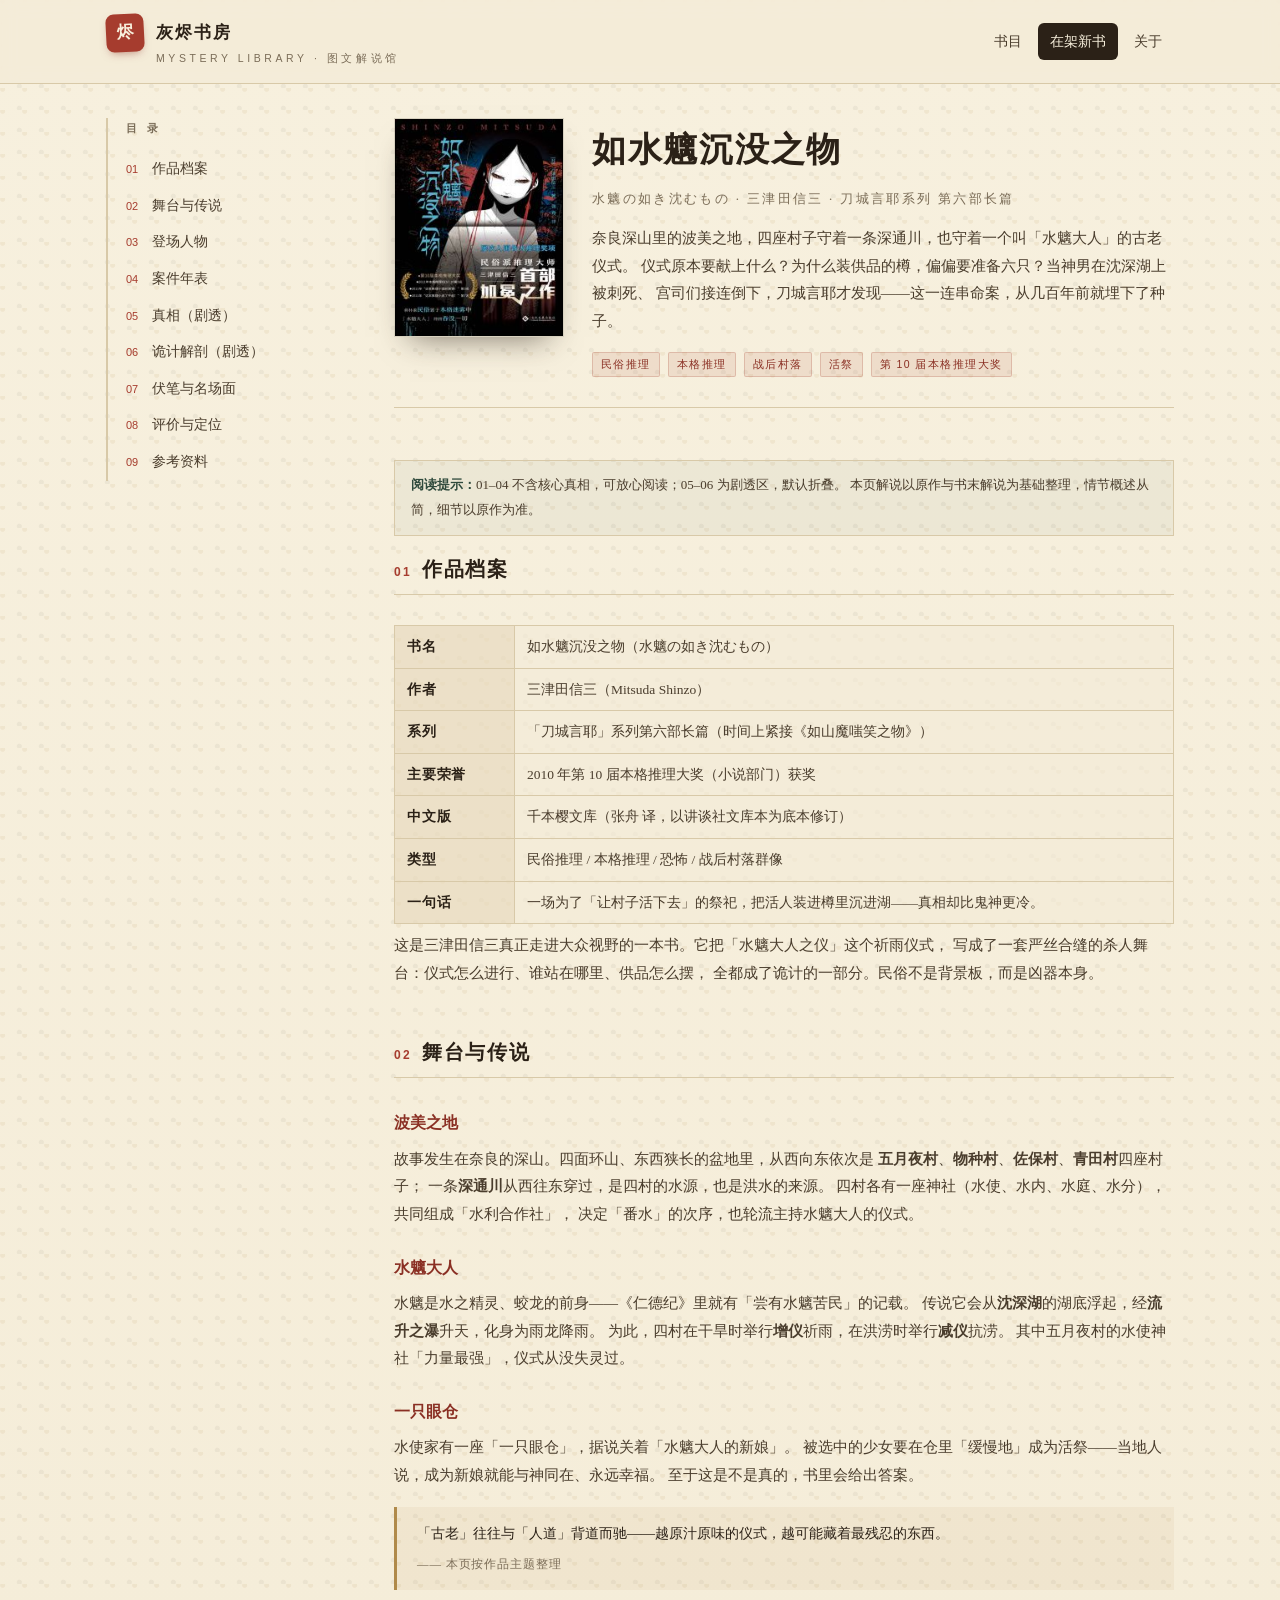
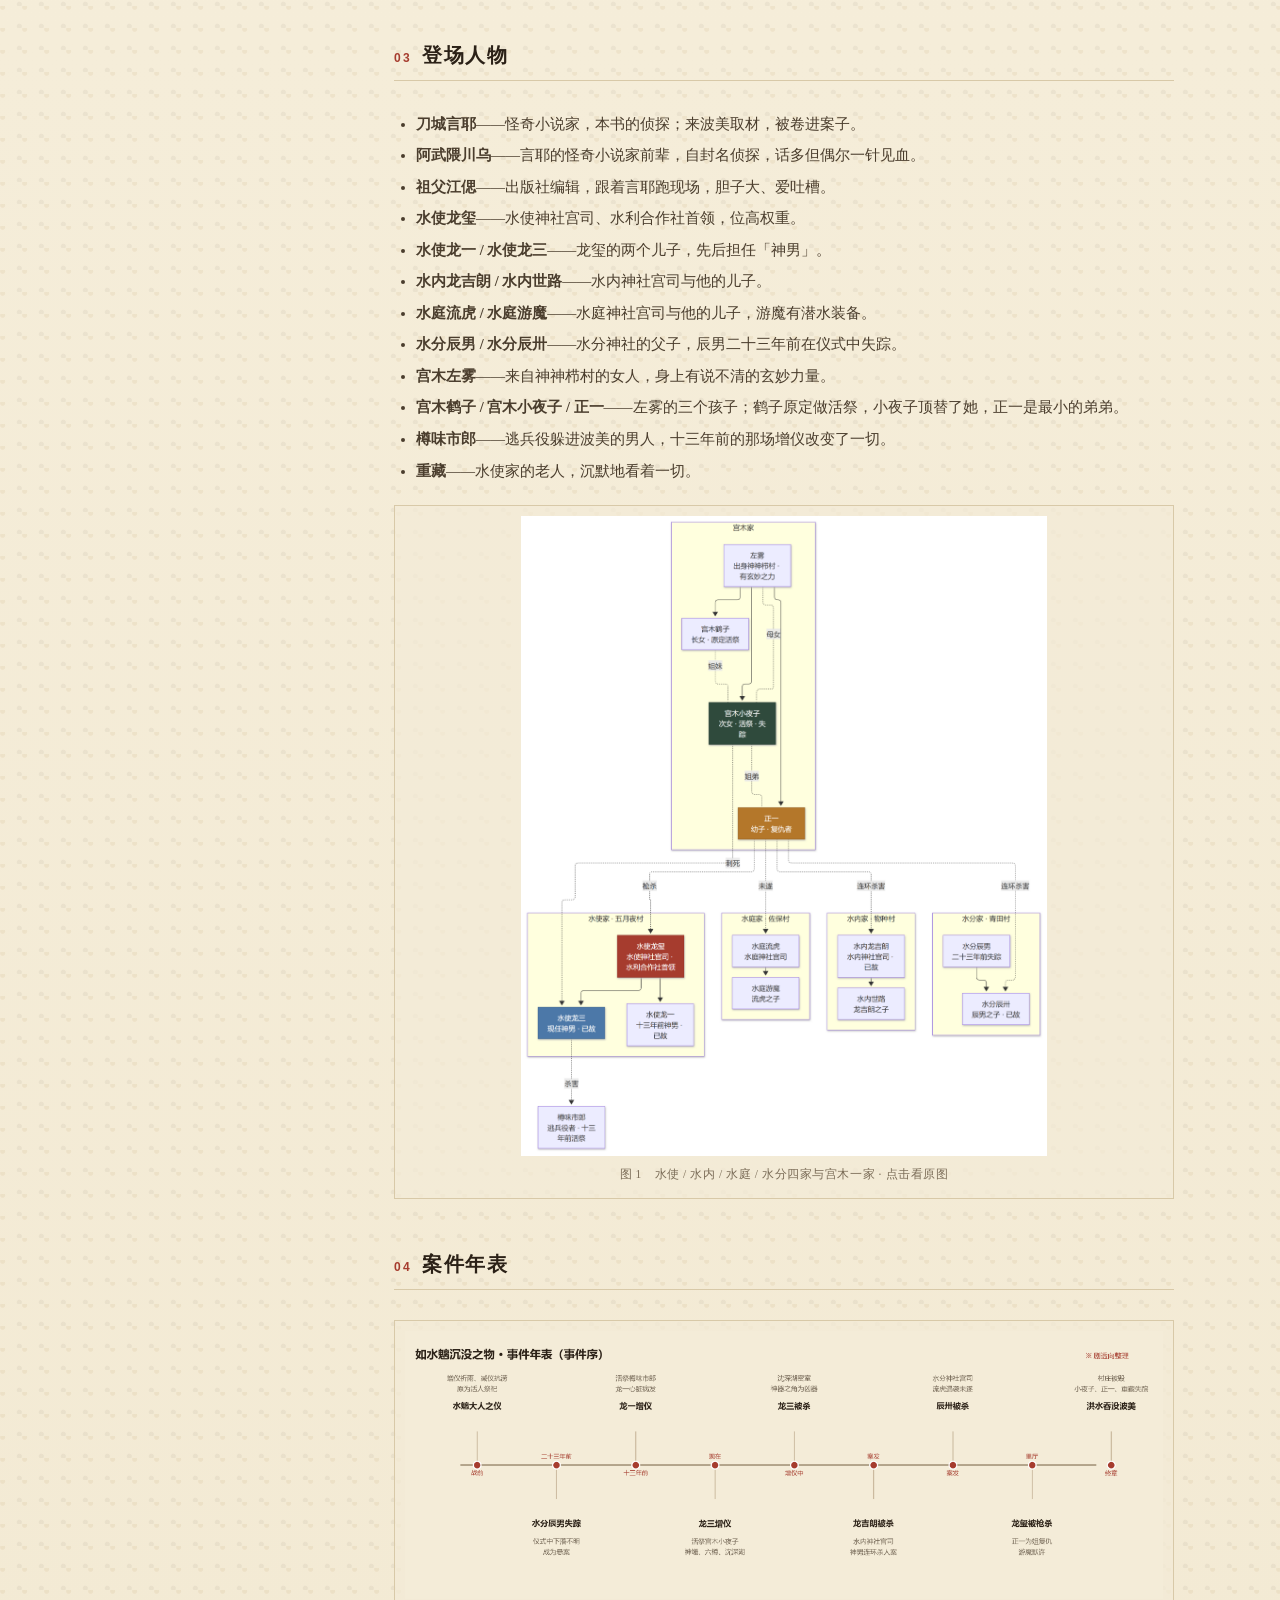
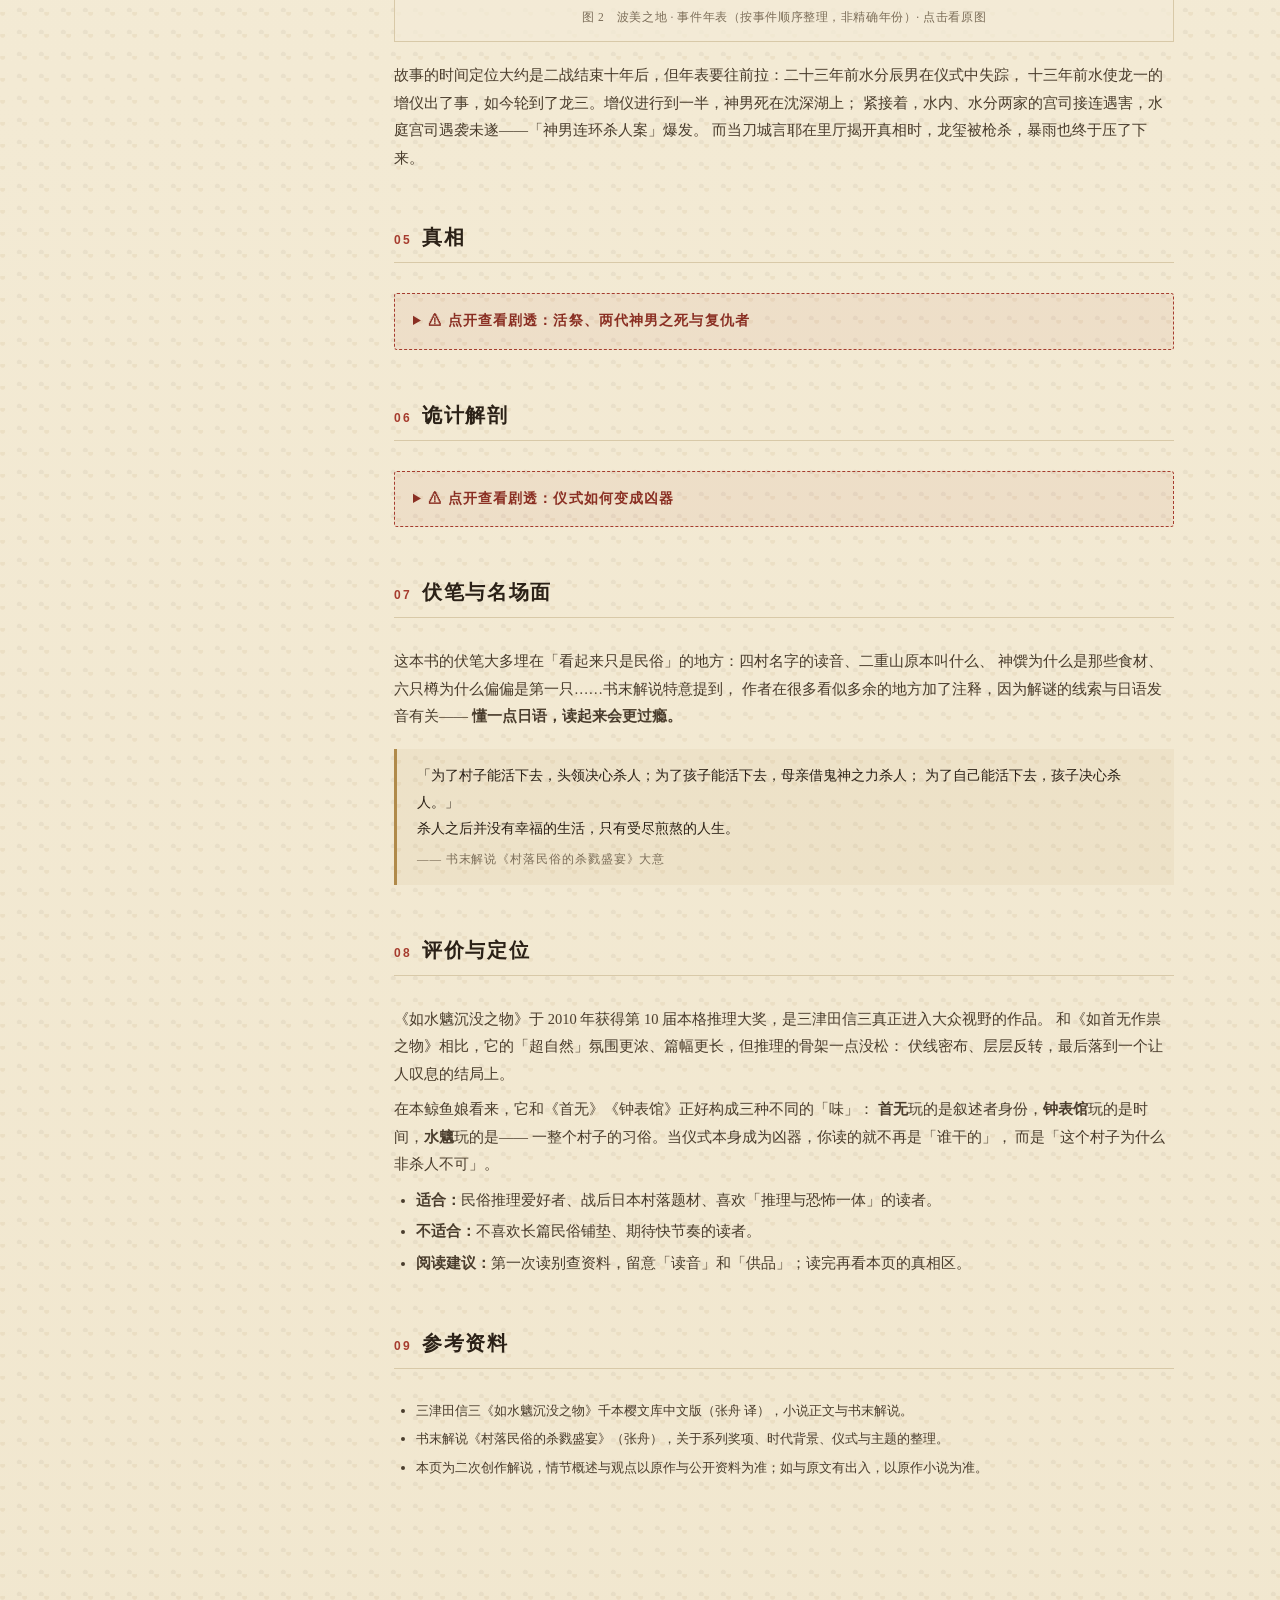
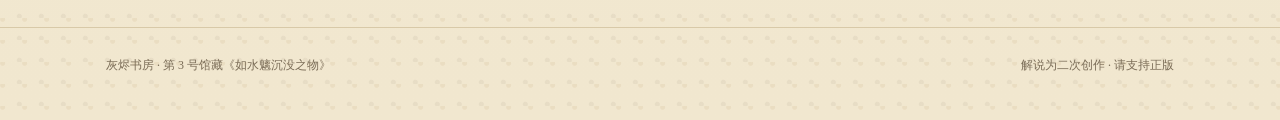
<file: book-ssu.html>
<!DOCTYPE html>
<html lang="zh-CN">
<head>
<meta charset="UTF-8">
<meta name="viewport" content="width=device-width, initial-scale=1.0">
<title>如水魑沉没之物 · 图文解说 | 灰烬书房</title>
<link rel="stylesheet" href="styles.css">
</head>
<body>

<header class="site-header">
  <div class="wrap">
    <div class="brand">
      <div class="seal">烬</div>
      <div>
        <h1>灰烬书房</h1>
        <small>MYSTERY LIBRARY · 图文解说馆</small>
      </div>
    </div>
    <nav class="nav">
      <a href="index.html">书目</a>
      <a href="book-ssu.html" class="active">在架新书</a>
      <a href="index.html#about">关于</a>
    </nav>
  </div>
</header>

<div class="wrap">
  <div class="book-layout">

    <aside class="toc">
      <h4>目 录</h4>
      <a href="#s1"><span class="num">01</span>作品档案</a>
      <a href="#s2"><span class="num">02</span>舞台与传说</a>
      <a href="#s3"><span class="num">03</span>登场人物</a>
      <a href="#s4"><span class="num">04</span>案件年表</a>
      <a href="#s5"><span class="num">05</span>真相（剧透）</a>
      <a href="#s6"><span class="num">06</span>诡计解剖（剧透）</a>
      <a href="#s7"><span class="num">07</span>伏笔与名场面</a>
      <a href="#s8"><span class="num">08</span>评价与定位</a>
      <a href="#s9"><span class="num">09</span>参考资料</a>
    </aside>

    <main>
      <div class="book-hero">
        <div class="cover">
          <img src="assets/cover-ssu.jpg" alt="《如水魑沉没之物》封面">
        </div>
        <div>
          <h2>如水魑沉没之物</h2>
          <p class="sub">水魑の如き沈むもの · 三津田信三 · 刀城言耶系列 第六部长篇</p>
          <p class="lede">
            奈良深山里的波美之地，四座村子守着一条深通川，也守着一个叫「水魑大人」的古老仪式。
            仪式原本要献上什么？为什么装供品的樽，偏偏要准备六只？当神男在沈深湖上被刺死、
            宫司们接连倒下，刀城言耶才发现——这一连串命案，从几百年前就埋下了种子。
          </p>
          <div class="tags">
            <span class="tag">民俗推理</span>
            <span class="tag">本格推理</span>
            <span class="tag">战后村落</span>
            <span class="tag">活祭</span>
            <span class="tag">第 10 届本格推理大奖</span>
          </div>
        </div>
      </div>

      <div class="article">

        <div class="tip">
          <b>阅读提示：</b>01–04 不含核心真相，可放心阅读；05–06 为剧透区，默认折叠。
          本页解说以原作与书末解说为基础整理，情节概述从简，细节以原作为准。
        </div>

        <!-- 01 -->
        <section id="s1">
          <h3><span class="no">01</span>作品档案</h3>
          <div class="rule"></div>
          <table class="archive">
            <tr><th>书名</th><td>如水魑沉没之物（水魑の如き沈むもの）</td></tr>
            <tr><th>作者</th><td>三津田信三（Mitsuda Shinzo）</td></tr>
            <tr><th>系列</th><td>「刀城言耶」系列第六部长篇（时间上紧接《如山魔嗤笑之物》）</td></tr>
            <tr><th>主要荣誉</th><td>2010 年第 10 届本格推理大奖（小说部门）获奖</td></tr>
            <tr><th>中文版</th><td>千本樱文库（张舟 译，以讲谈社文库本为底本修订）</td></tr>
            <tr><th>类型</th><td>民俗推理 / 本格推理 / 恐怖 / 战后村落群像</td></tr>
            <tr><th>一句话</th><td>一场为了「让村子活下去」的祭祀，把活人装进樽里沉进湖——真相却比鬼神更冷。</td></tr>
          </table>
          <p>
            这是三津田信三真正走进大众视野的一本书。它把「水魑大人之仪」这个祈雨仪式，
            写成了一套严丝合缝的杀人舞台：仪式怎么进行、谁站在哪里、供品怎么摆，
            全都成了诡计的一部分。民俗不是背景板，而是凶器本身。
          </p>
        </section>

        <!-- 02 -->
        <section id="s2">
          <h3><span class="no">02</span>舞台与传说</h3>
          <div class="rule"></div>
          <h4>波美之地</h4>
          <p>
            故事发生在奈良的深山。四面环山、东西狭长的盆地里，从西向东依次是
            <b>五月夜村</b>、<b>物种村</b>、<b>佐保村</b>、<b>青田村</b>四座村子；
            一条<b>深通川</b>从西往东穿过，是四村的水源，也是洪水的来源。
            四村各有一座神社（水使、水内、水庭、水分），共同组成「水利合作社」，
            决定「番水」的次序，也轮流主持水魑大人的仪式。
          </p>
          <h4>水魑大人</h4>
          <p>
            水魑是水之精灵、蛟龙的前身——《仁德纪》里就有「尝有水魑苦民」的记载。
            传说它会从<b>沈深湖</b>的湖底浮起，经<b>流升之瀑</b>升天，化身为雨龙降雨。
            为此，四村在干旱时举行<b>增仪</b>祈雨，在洪涝时举行<b>减仪</b>抗涝。
            其中五月夜村的水使神社「力量最强」，仪式从没失灵过。
          </p>
          <h4>一只眼仓</h4>
          <p>
            水使家有一座「一只眼仓」，据说关着「水魑大人的新娘」。
            被选中的少女要在仓里「缓慢地」成为活祭——当地人说，成为新娘就能与神同在、永远幸福。
            至于这是不是真的，书里会给出答案。
          </p>
          <blockquote>
            「古老」往往与「人道」背道而驰——越原汁原味的仪式，越可能藏着最残忍的东西。
            <cite>—— 本页按作品主题整理</cite>
          </blockquote>
        </section>

        <!-- 03 -->
        <section id="s3">
          <h3><span class="no">03</span>登场人物</h3>
          <div class="rule"></div>
          <ul>
            <li><b>刀城言耶</b>——怪奇小说家，本书的侦探；来波美取材，被卷进案子。</li>
            <li><b>阿武隈川乌</b>——言耶的怪奇小说家前辈，自封名侦探，话多但偶尔一针见血。</li>
            <li><b>祖父江偲</b>——出版社编辑，跟着言耶跑现场，胆子大、爱吐槽。</li>
            <li><b>水使龙玺</b>——水使神社宫司、水利合作社首领，位高权重。</li>
            <li><b>水使龙一 / 水使龙三</b>——龙玺的两个儿子，先后担任「神男」。</li>
            <li><b>水内龙吉朗 / 水内世路</b>——水内神社宫司与他的儿子。</li>
            <li><b>水庭流虎 / 水庭游魔</b>——水庭神社宫司与他的儿子，游魔有潜水装备。</li>
            <li><b>水分辰男 / 水分辰卅</b>——水分神社的父子，辰男二十三年前在仪式中失踪。</li>
            <li><b>宫木左雾</b>——来自神神栉村的女人，身上有说不清的玄妙力量。</li>
            <li><b>宫木鹤子 / 宫木小夜子 / 正一</b>——左雾的三个孩子；鹤子原定做活祭，小夜子顶替了她，正一是最小的弟弟。</li>
            <li><b>樽味市郎</b>——逃兵役躲进波美的男人，十三年前的那场增仪改变了一切。</li>
            <li><b>重藏</b>——水使家的老人，沉默地看着一切。</li>
          </ul>

          <figure class="fig">
            <a href="assets/relations-ssu.png" target="_blank">
              <img src="assets/relations-ssu.png" alt="《如水魑沉没之物》人物关系图" style="max-height:640px;width:auto;margin:0 auto">
            </a>
            <figcaption>图 1　水使 / 水内 / 水庭 / 水分四家与宫木一家 · 点击看原图</figcaption>
          </figure>
        </section>

        <!-- 04 -->
        <section id="s4">
          <h3><span class="no">04</span>案件年表</h3>
          <div class="rule"></div>
          <figure class="fig">
            <a href="assets/timeline-ssu.png" target="_blank">
              <img src="assets/timeline-ssu.png" alt="如水魑沉没之物事件年表">
            </a>
            <figcaption>图 2　波美之地 · 事件年表（按事件顺序整理，非精确年份）· 点击看原图</figcaption>
          </figure>
          <p>
            故事的时间定位大约是二战结束十年后，但年表要往前拉：二十三年前水分辰男在仪式中失踪，
            十三年前水使龙一的增仪出了事，如今轮到了龙三。增仪进行到一半，神男死在沈深湖上；
            紧接着，水内、水分两家的宫司接连遇害，水庭宫司遇袭未遂——「神男连环杀人案」爆发。
            而当刀城言耶在里厅揭开真相时，龙玺被枪杀，暴雨也终于压了下来。
          </p>
        </section>

        <!-- 05 -->
        <section id="s5">
          <h3><span class="no">05</span>真相</h3>
          <div class="rule"></div>
          <details class="spoiler">
            <summary>⚠ 点开查看剧透：活祭、两代神男之死与复仇者</summary>
            <div class="inner">
              <p>
                水魑大人之仪的原型，是<b>活人祭祀</b>。神馔（南瓜、裙带菜、葫芦、白萝卜、芜菁……）
                摆出来的是「活祭少女的身体」；「假男」「假女」是活祭的替代品；六只樽里的第一只，
                原本用来装供品，后来被用来装活祭。
              </p>

              <h4>水使龙玺的“复兴”</h4>
              <p>
                水使龙玺为了让仪式「不失败」，恢复了活祭：把少女下药、装进第一只樽，沉入沈深湖。
                他养大了鹤子，原打算让她当活祭；鹤子失格后，他把目光转向了小夜子。
              </p>

              <h4>龙一之死（十三年前）</h4>
              <p>
                那一次，被装进樽的是逃兵役的樽味市郎。樽没沉下去，龙一下湖去推，樽盖开了，
                市郎从里面出来——龙一当场心脏病发而死，市郎被卷入地下水道。
                <b>神男与活祭，在意外中互为加害者与被害者。</b>
              </p>

              <h4>龙三之死（现在）</h4>
              <p>
                这一次被装进樽的是小夜子。她没有被活祭——她从樽里脱身，带着偷来的「水魑大人的角」
                上了游船，刺死了龙三，随后失踪。沈深湖上的「密室」，因此有了一个令人心碎的解法。
              </p>

              <h4>神男连环杀人案</h4>
              <p>
                凶手是<b>正一</b>——小夜子的弟弟。他潜入湖中本想救出姐姐，没赶上，于是转向复仇：
                连杀水内龙吉朗、水分辰卅，袭击水庭流虎，最后在里厅用枪打死水使龙玺。
                水庭游魔看出了他的动机，却选择放他走；重藏也在暗中帮他。
                至于龙吉朗、辰卅——他们其实并不知道活祭复兴的事，是<b>被误会而死</b>的。
              </p>

              <h4>洪水</h4>
              <p>
                真相揭开的同时，暴雨成灾。水魑大人「吞没」了整个波美：田园被冲走、房屋倒塌，
                小夜子、正一、重藏下落不明，水内世路独自留下，准备执行减仪。
                活下来的人，在五月夜村的旧址上重建了新的村庄。
              </p>
            </div>
          </details>
        </section>

        <!-- 06 -->
        <section id="s6">
          <h3><span class="no">06</span>诡计解剖</h3>
          <div class="rule"></div>
          <details class="spoiler">
            <summary>⚠ 点开查看剧透：仪式如何变成凶器</summary>
            <div class="inner">
              <h4>1. 仪式的象征体系</h4>
              <p>
                神馔摆的是活祭的身体，樽是装供品的容器，第一只樽被偷偷换成了「活祭之樽」——
                整套仪式的规矩本身就是藏尸与杀人的掩护。读者第一次读只觉得是民俗描写，
                回头才发现每一件供品都在提示真相。
              </p>
              <h4>2. 沈深湖密室</h4>
              <p>
                神男在湖中央的游船上被杀，四周是水，船底有洞穴，湖底连着地下水道。
                凶手怎么进出？答案不是「会飞」，而是潜水装备、樽、船底洞穴与「活祭本人」的组合。
              </p>
              <h4>3. 替代与身份</h4>
              <p>
                「假男」「假女」是活祭的替身；鹤子被小夜子顶替；市郎被当成活祭；
                正一以为宫司们都是同谋——<b>层层替代与误认</b>，把每一个人的行动都引向了错误的靶子。
              </p>
              <h4>4. 战争与村落</h4>
              <p>
                战时日本对乡土信仰的破坏，让仪式在战后只能「表面补全」；而「非国民」的恐惧，
                又让人把痛苦咽进肚子里。这本书里的凶手，几乎都是被时代和习俗逼出来的。
              </p>
              <h4>5. 水魑大人的“超自然”</h4>
              <p>
                与系列其他作品相比，本书的「超自然」含量最重：鬼女、仓里的怪声、水魑的影子……
                三津田没有把它们解释干净，而是让它们和人心里的杀意并列——
                <b>鬼神未必存在，人心里的杀意却真实得可怕。</b>
              </p>
            </div>
          </details>
        </section>

        <!-- 07 -->
        <section id="s7">
          <h3><span class="no">07</span>伏笔与名场面</h3>
          <div class="rule"></div>
          <p>
            这本书的伏笔大多埋在「看起来只是民俗」的地方：四村名字的读音、二重山原本叫什么、
            神馔为什么是那些食材、六只樽为什么偏偏是第一只……书末解说特意提到，
            作者在很多看似多余的地方加了注释，因为解谜的线索与日语发音有关——
            <b>懂一点日语，读起来会更过瘾。</b>
          </p>
          <blockquote>
            「为了村子能活下去，头领决心杀人；为了孩子能活下去，母亲借鬼神之力杀人；
            为了自己能活下去，孩子决心杀人。」<br>
            杀人之后并没有幸福的生活，只有受尽煎熬的人生。
            <cite>—— 书末解说《村落民俗的杀戮盛宴》大意</cite>
          </blockquote>
        </section>

        <!-- 08 -->
        <section id="s8">
          <h3><span class="no">08</span>评价与定位</h3>
          <div class="rule"></div>
          <p>
            《如水魑沉没之物》于 2010 年获得第 10 届本格推理大奖，是三津田信三真正进入大众视野的作品。
            和《如首无作祟之物》相比，它的「超自然」氛围更浓、篇幅更长，但推理的骨架一点没松：
            伏线密布、层层反转，最后落到一个让人叹息的结局上。
          </p>
          <p>
            在本鲸鱼娘看来，它和《首无》《钟表馆》正好构成三种不同的「味」：
            <b>首无</b>玩的是叙述者身份，<b>钟表馆</b>玩的是时间，<b>水魑</b>玩的是——
            一整个村子的习俗。当仪式本身成为凶器，你读的就不再是「谁干的」，
            而是「这个村子为什么非杀人不可」。
          </p>
          <ul>
            <li><b>适合：</b>民俗推理爱好者、战后日本村落题材、喜欢「推理与恐怖一体」的读者。</li>
            <li><b>不适合：</b>不喜欢长篇民俗铺垫、期待快节奏的读者。</li>
            <li><b>阅读建议：</b>第一次读别查资料，留意「读音」和「供品」；读完再看本页的真相区。</li>
          </ul>
        </section>

        <!-- 09 -->
        <section id="s9">
          <h3><span class="no">09</span>参考资料</h3>
          <div class="rule"></div>
          <ul style="font-size:13px">
            <li>三津田信三《如水魑沉没之物》千本樱文库中文版（张舟 译），小说正文与书末解说。</li>
            <li>书末解说《村落民俗的杀戮盛宴》（张舟），关于系列奖项、时代背景、仪式与主题的整理。</li>
            <li>本页为二次创作解说，情节概述与观点以原作与公开资料为准；如与原文有出入，以原作小说为准。</li>
          </ul>
        </section>

      </div>
    </main>
  </div>
</div>

<footer class="site-footer">
  <div class="wrap">
    <span>灰烬书房 · 第 3 号馆藏《如水魑沉没之物》</span>
    <span>解说为二次创作 · 请支持正版</span>
  </div>
</footer>

</body>
</html>
</file>
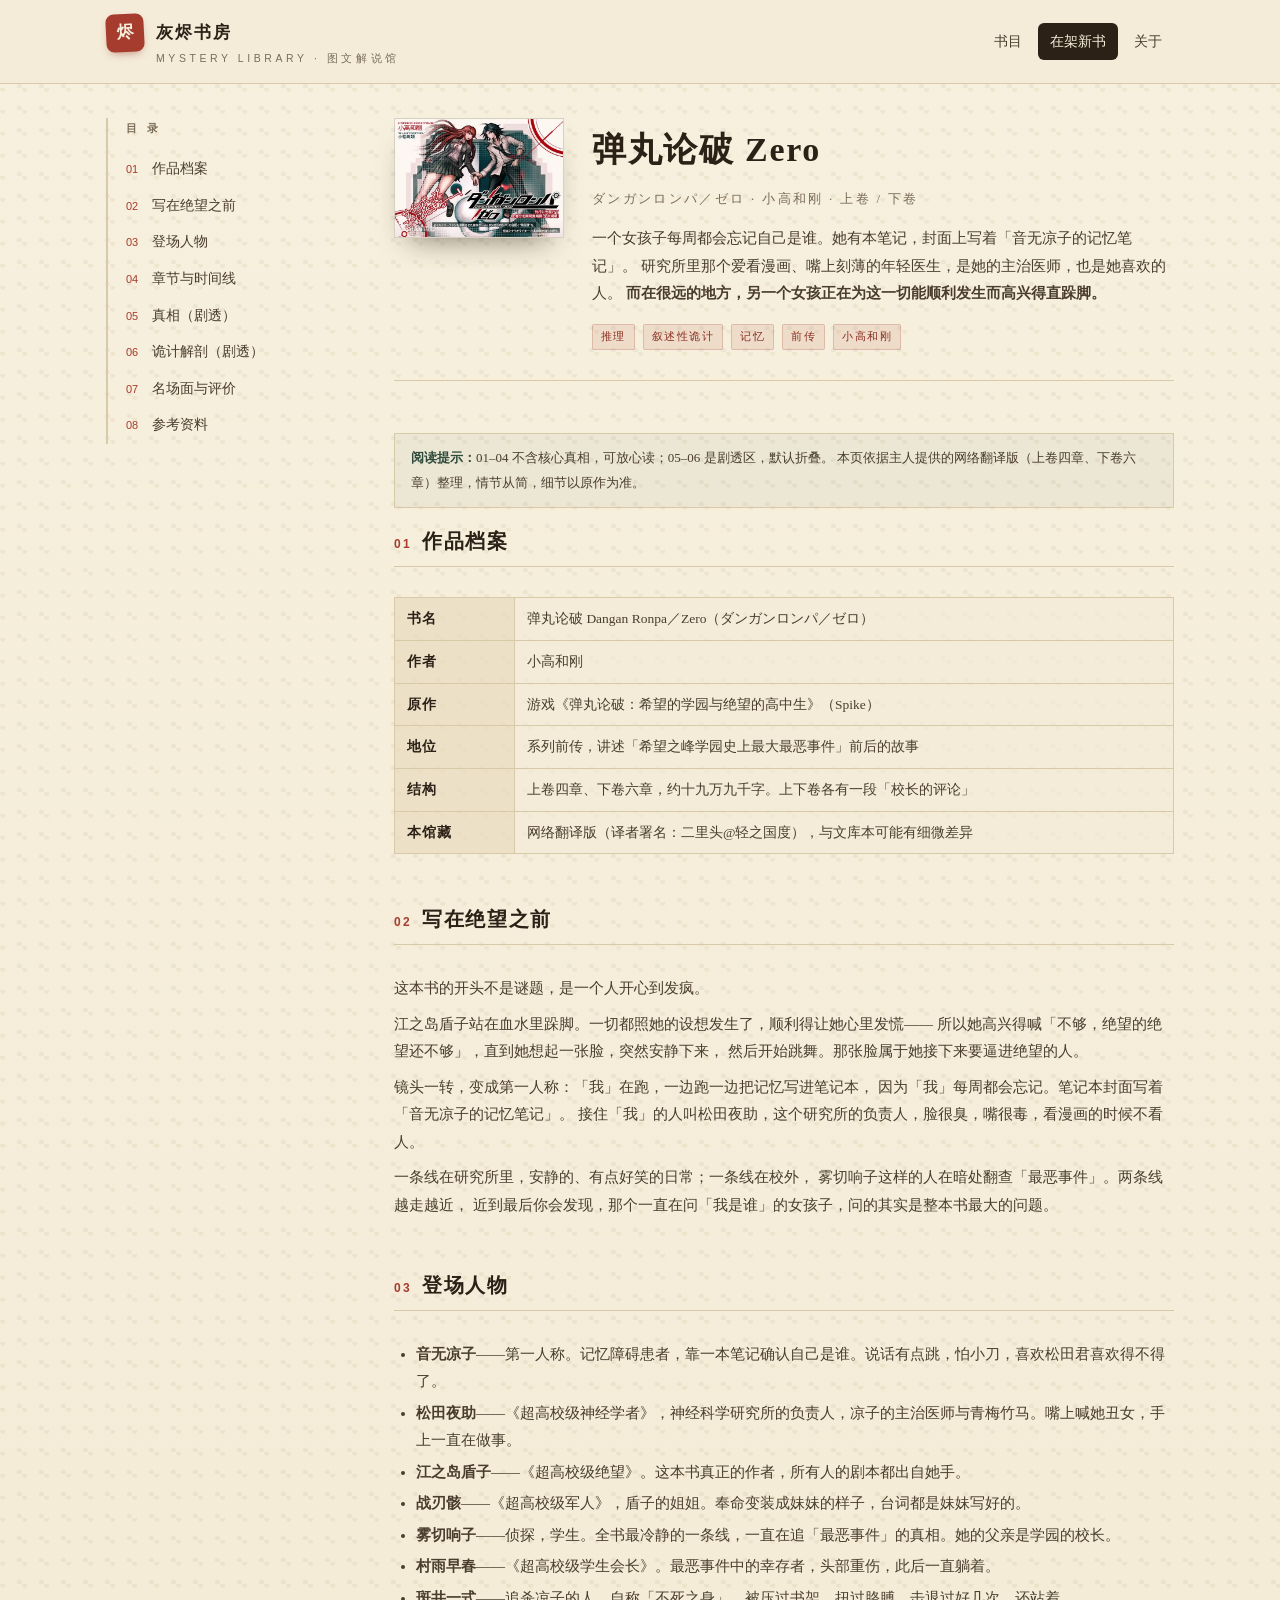
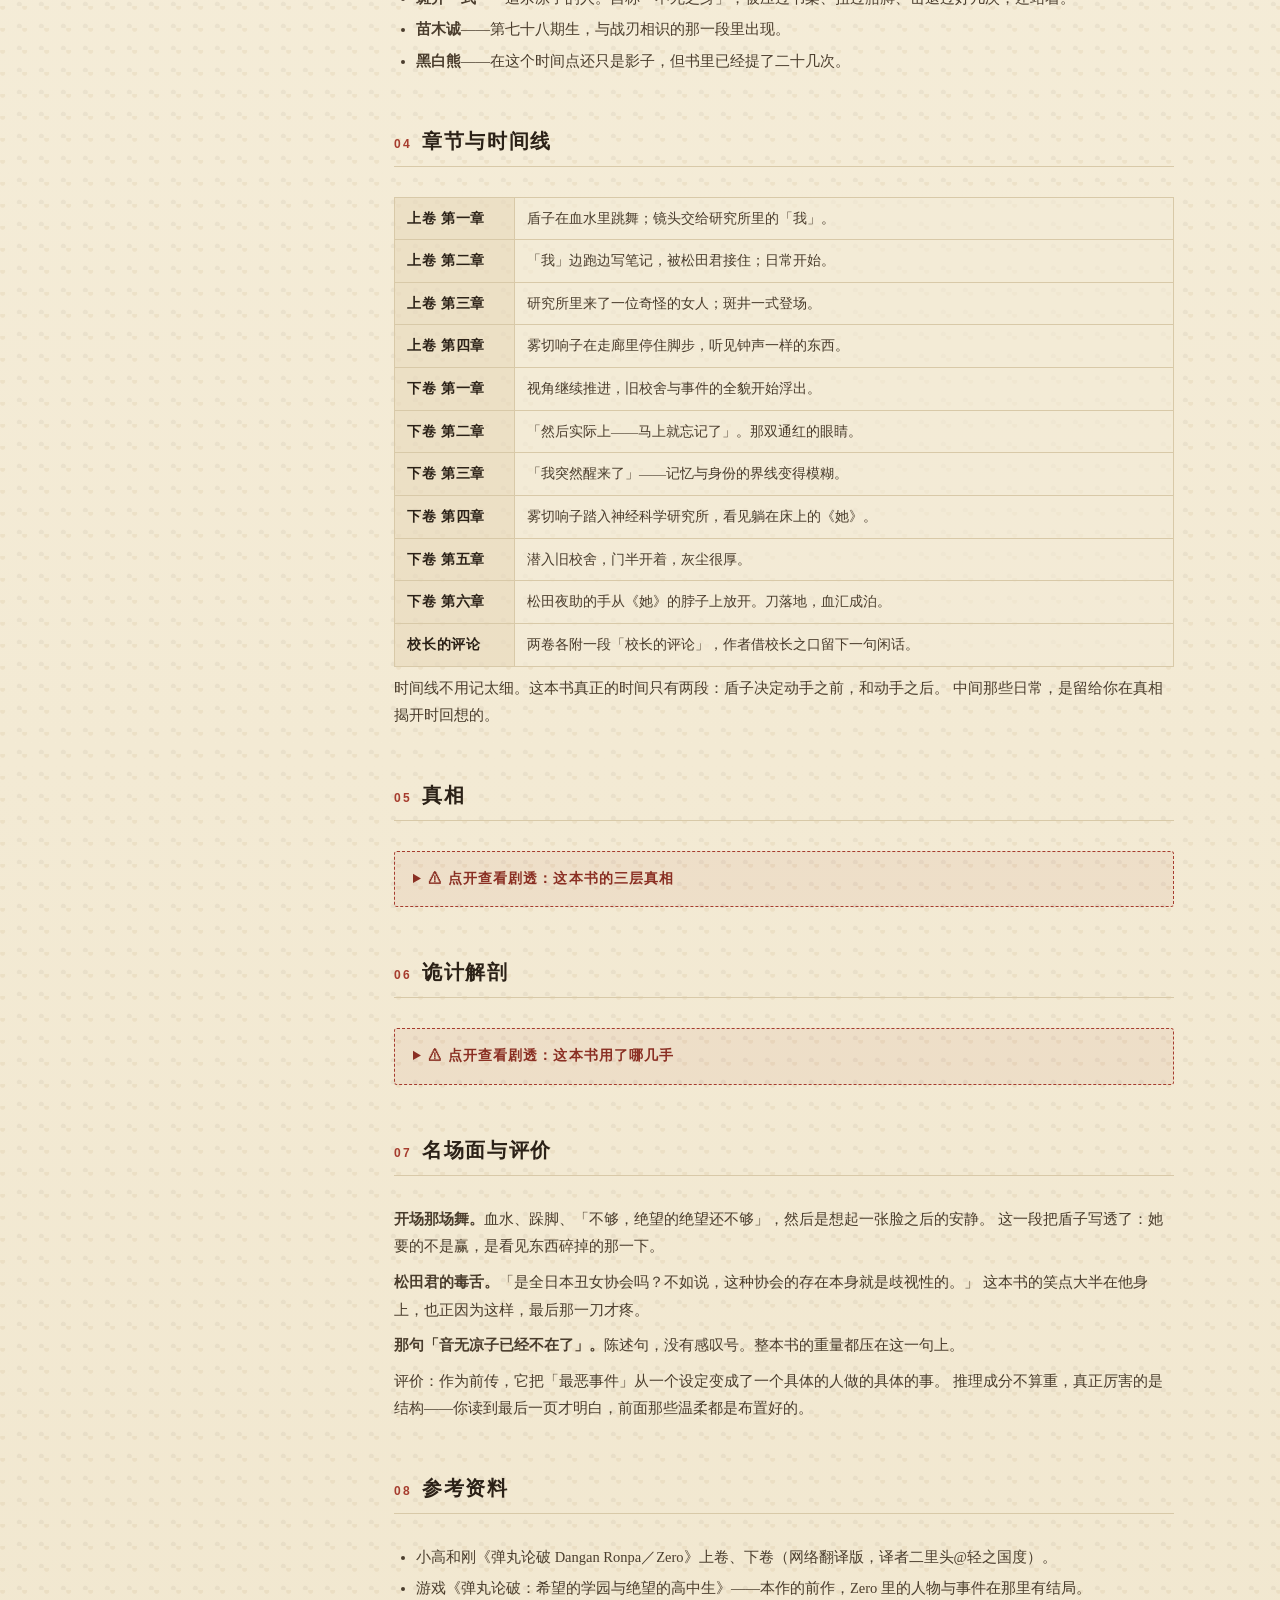
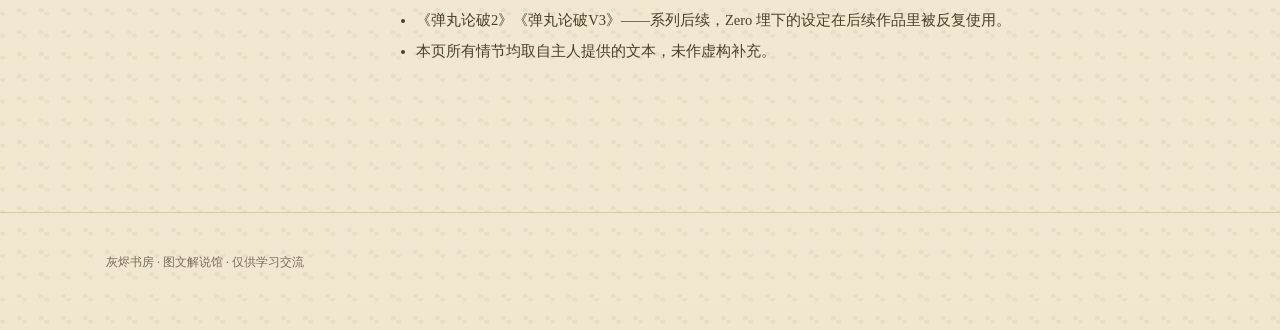
<file: book-zero.html>
<!DOCTYPE html>
<html lang="zh-CN">
<head>
<meta charset="UTF-8">
<meta name="viewport" content="width=device-width, initial-scale=1.0">
<title>弹丸论破 Zero · 图文解说 | 灰烬书房</title>
<link rel="stylesheet" href="styles.css">
</head>
<body>

<header class="site-header">
  <div class="wrap">
    <div class="brand">
      <div class="seal">烬</div>
      <div>
        <h1>灰烬书房</h1>
        <small>MYSTERY LIBRARY · 图文解说馆</small>
      </div>
    </div>
    <nav class="nav">
      <a href="index.html">书目</a>
      <a href="book-zero.html" class="active">在架新书</a>
      <a href="index.html#about">关于</a>
    </nav>
  </div>
</header>

<div class="wrap">
  <div class="book-layout">

    <aside class="toc">
      <h4>目 录</h4>
      <a href="#s1"><span class="num">01</span>作品档案</a>
      <a href="#s2"><span class="num">02</span>写在绝望之前</a>
      <a href="#s3"><span class="num">03</span>登场人物</a>
      <a href="#s4"><span class="num">04</span>章节与时间线</a>
      <a href="#s5"><span class="num">05</span>真相（剧透）</a>
      <a href="#s6"><span class="num">06</span>诡计解剖（剧透）</a>
      <a href="#s7"><span class="num">07</span>名场面与评价</a>
      <a href="#s8"><span class="num">08</span>参考资料</a>
    </aside>

    <main>
      <div class="book-hero">
        <div class="cover">
          <img src="assets/cover-zero.webp" alt="《弹丸论破 Zero》馆藏书封">
        </div>
        <div>
          <h2>弹丸论破 Zero</h2>
          <p class="sub">ダンガンロンパ／ゼロ · 小高和刚 · 上卷 / 下卷</p>
          <p class="lede">
            一个女孩子每周都会忘记自己是谁。她有本笔记，封面上写着「音无凉子的记忆笔记」。
            研究所里那个爱看漫画、嘴上刻薄的年轻医生，是她的主治医师，也是她喜欢的人。
            <b>而在很远的地方，另一个女孩正在为这一切能顺利发生而高兴得直跺脚。</b>
          </p>
          <div class="tags">
            <span class="tag">推理</span>
            <span class="tag">叙述性诡计</span>
            <span class="tag">记忆</span>
            <span class="tag">前传</span>
            <span class="tag">小高和刚</span>
          </div>
        </div>
      </div>

      <div class="article">

        <div class="tip">
          <b>阅读提示：</b>01–04 不含核心真相，可放心读；05–06 是剧透区，默认折叠。
          本页依据主人提供的网络翻译版（上卷四章、下卷六章）整理，情节从简，细节以原作为准。
        </div>

        <!-- 01 -->
        <section id="s1">
          <h3><span class="no">01</span>作品档案</h3>
          <div class="rule"></div>
          <table class="archive">
            <tr><th>书名</th><td>弹丸论破 Dangan Ronpa／Zero（ダンガンロンパ／ゼロ）</td></tr>
            <tr><th>作者</th><td>小高和刚</td></tr>
            <tr><th>原作</th><td>游戏《弹丸论破：希望的学园与绝望的高中生》（Spike）</td></tr>
            <tr><th>地位</th><td>系列前传，讲述「希望之峰学园史上最大最恶事件」前后的故事</td></tr>
            <tr><th>结构</th><td>上卷四章、下卷六章，约十九万九千字。上下卷各有一段「校长的评论」</td></tr>
            <tr><th>本馆藏</th><td>网络翻译版（译者署名：二里头@轻之国度），与文库本可能有细微差异</td></tr>
          </table>
        </section>

        <!-- 02 -->
        <section id="s2">
          <h3><span class="no">02</span>写在绝望之前</h3>
          <div class="rule"></div>
          <p>
            这本书的开头不是谜题，是一个人开心到发疯。
          </p>
          <p>
            江之岛盾子站在血水里跺脚。一切都照她的设想发生了，顺利得让她心里发慌——
            所以她高兴得喊「不够，绝望的绝望还不够」，直到她想起一张脸，突然安静下来，
            然后开始跳舞。那张脸属于她接下来要逼进绝望的人。
          </p>
          <p>
            镜头一转，变成第一人称：「我」在跑，一边跑一边把记忆写进笔记本，
            因为「我」每周都会忘记。笔记本封面写着「音无凉子的记忆笔记」。
            接住「我」的人叫松田夜助，这个研究所的负责人，脸很臭，嘴很毒，看漫画的时候不看人。
          </p>
          <p>
            一条线在研究所里，安静的、有点好笑的日常；一条线在校外，
            雾切响子这样的人在暗处翻查「最恶事件」。两条线越走越近，
            近到最后你会发现，那个一直在问「我是谁」的女孩子，问的其实是整本书最大的问题。
          </p>
        </section>

        <!-- 03 -->
        <section id="s3">
          <h3><span class="no">03</span>登场人物</h3>
          <div class="rule"></div>
          <ul>
            <li><b>音无凉子</b>——第一人称。记忆障碍患者，靠一本笔记确认自己是谁。说话有点跳，怕小刀，喜欢松田君喜欢得不得了。</li>
            <li><b>松田夜助</b>——《超高校级神经学者》，神经科学研究所的负责人，凉子的主治医师与青梅竹马。嘴上喊她丑女，手上一直在做事。</li>
            <li><b>江之岛盾子</b>——《超高校级绝望》。这本书真正的作者，所有人的剧本都出自她手。</li>
            <li><b>战刃骸</b>——《超高校级军人》，盾子的姐姐。奉命变装成妹妹的样子，台词都是妹妹写好的。</li>
            <li><b>雾切响子</b>——侦探，学生。全书最冷静的一条线，一直在追「最恶事件」的真相。她的父亲是学园的校长。</li>
            <li><b>村雨早春</b>——《超高校级学生会长》。最恶事件中的幸存者，头部重伤，此后一直躺着。</li>
            <li><b>斑井一式</b>——追杀凉子的人。自称「不死之身」，被压过书架、扭过胳膊、击退过好几次，还站着。</li>
            <li><b>苗木诚</b>——第七十八期生，与战刃相识的那一段里出现。</li>
            <li><b>黑白熊</b>——在这个时间点还只是影子，但书里已经提了二十几次。</li>
          </ul>
        </section>

        <!-- 04 -->
        <section id="s4">
          <h3><span class="no">04</span>章节与时间线</h3>
          <div class="rule"></div>
          <table class="archive">
            <tr><th>上卷 第一章</th><td>盾子在血水里跳舞；镜头交给研究所里的「我」。</td></tr>
            <tr><th>上卷 第二章</th><td>「我」边跑边写笔记，被松田君接住；日常开始。</td></tr>
            <tr><th>上卷 第三章</th><td>研究所里来了一位奇怪的女人；斑井一式登场。</td></tr>
            <tr><th>上卷 第四章</th><td>雾切响子在走廊里停住脚步，听见钟声一样的东西。</td></tr>
            <tr><th>下卷 第一章</th><td>视角继续推进，旧校舍与事件的全貌开始浮出。</td></tr>
            <tr><th>下卷 第二章</th><td>「然后实际上——马上就忘记了」。那双通红的眼睛。</td></tr>
            <tr><th>下卷 第三章</th><td>「我突然醒来了」——记忆与身份的界线变得模糊。</td></tr>
            <tr><th>下卷 第四章</th><td>雾切响子踏入神经科学研究所，看见躺在床上的《她》。</td></tr>
            <tr><th>下卷 第五章</th><td>潜入旧校舍，门半开着，灰尘很厚。</td></tr>
            <tr><th>下卷 第六章</th><td>松田夜助的手从《她》的脖子上放开。刀落地，血汇成泊。</td></tr>
            <tr><th>校长的评论</th><td>两卷各附一段「校长的评论」，作者借校长之口留下一句闲话。</td></tr>
          </table>
          <p>
            时间线不用记太细。这本书真正的时间只有两段：盾子决定动手之前，和动手之后。
            中间那些日常，是留给你在真相揭开时回想的。
          </p>
        </section>

        <!-- 05 -->
        <section id="s5">
          <h3><span class="no">05</span>真相</h3>
          <div class="rule"></div>
          <details class="spoiler">
            <summary>⚠ 点开查看剧透：这本书的三层真相</summary>
            <div class="inner">
              <p>
                <b>第一层：谁在说话。</b>「我」是音无凉子——一个记忆有障碍的女孩。她靠笔记活着，
                每天醒来都要重新认识自己一次。这一层读者很快能接受，也因此放松了警惕。
              </p>
              <p>
                <b>第二层：谁在假装。</b>书里出现的「江之岛盾子」，有很多时候是战刃骸扮的。
                台词由盾子写好，姐姐照着念，连表情都演。战刃说得很委屈：
                「和你见面时的江之岛盾子的模仿者，实际上都是我呢。」
              </p>
              <p>
                <b>第三层：音无凉子是谁。</b>战刃变装成妹妹，是为了骗过「丧失了记忆的自己」——
                也就是说，那个在研究所里被叫作音无凉子的女孩，就是失忆的江之岛盾子本人。
                松田那句「我一直都在努力不让你回想起来」，说的就是这件事。
              </p>
              <p>
                至于松田为什么要隐瞒，盾子为什么要绕这么大一圈，书里给了一个很冷的答案：
                她连「计划被破坏的绝望」都预先留了位置。松田到死都在问「是为了让我绝望吗」，
                而她回他一句「你太自我意识过剩了」。
              </p>
              <p class="muted">（结局的最后一刀，留给主人自己翻。）</p>
            </div>
          </details>
        </section>

        <!-- 06 -->
        <section id="s6">
          <h3><span class="no">06</span>诡计解剖</h3>
          <div class="rule"></div>
          <details class="spoiler">
            <summary>⚠ 点开查看剧透：这本书用了哪几手</summary>
            <div class="inner">
              <p><b>一、叙述性诡计。</b>第一人称的「我」从头到尾没撒谎，可她的记忆是坏的。读者跟着她走，自然把「音无凉子」当成一个普通女孩，直到有人替她说出她是谁。</p>
              <p><b>二、变装与双胞胎。</b>盾子和战刃是姐妹。一个在明处演，一个在暗处看，中间还隔着「谁是谁」的误会。书里那句「再怎么说是姐妹你们也是两个人」，是给读者的提示。</p>
              <p><b>三、用失忆代替伪装。</b>常规写法是「藏起来」，这本书是「忘掉」。忘记比伪装更彻底——连自己都骗过去了。</p>
              <p><b>四、不可靠的笔记。</b>「记忆笔记」看似是她的救命绳，其实是作者递给读者的另一件道具：你以为她在记事实，她记的是她愿意相信的部分。</p>
              <p><b>五、提前公布的结局。</b>开头就把盾子的愉快写在前面，读者知道「有人要绝望」，却不知道那个人是谁——悬念从「会不会」换成「是谁」。</p>
            </div>
          </details>
        </section>

        <!-- 07 -->
        <section id="s7">
          <h3><span class="no">07</span>名场面与评价</h3>
          <div class="rule"></div>
          <p>
            <b>开场那场舞。</b>血水、跺脚、「不够，绝望的绝望还不够」，然后是想起一张脸之后的安静。
            这一段把盾子写透了：她要的不是赢，是看见东西碎掉的那一下。
          </p>
          <p>
            <b>松田君的毒舌。</b>「是全日本丑女协会吗？不如说，这种协会的存在本身就是歧视性的。」
            这本书的笑点大半在他身上，也正因为这样，最后那一刀才疼。
          </p>
          <p>
            <b>那句「音无凉子已经不在了」。</b>陈述句，没有感叹号。整本书的重量都压在这一句上。
          </p>
          <p class="muted">
            评价：作为前传，它把「最恶事件」从一个设定变成了一个具体的人做的具体的事。
            推理成分不算重，真正厉害的是结构——你读到最后一页才明白，前面那些温柔都是布置好的。
          </p>
        </section>

        <!-- 08 -->
        <section id="s8">
          <h3><span class="no">08</span>参考资料</h3>
          <div class="rule"></div>
          <ul>
            <li>小高和刚《弹丸论破 Dangan Ronpa／Zero》上卷、下卷（网络翻译版，译者二里头@轻之国度）。</li>
            <li>游戏《弹丸论破：希望的学园与绝望的高中生》——本作的前作，Zero 里的人物与事件在那里有结局。</li>
            <li>《弹丸论破2》《弹丸论破V3》——系列后续，Zero 埋下的设定在后续作品里被反复使用。</li>
            <li>本页所有情节均取自主人提供的文本，未作虚构补充。</li>
          </ul>
        </section>

      </div>
    </main>
  </div>
</div>

<footer class="site-footer">
  <div class="wrap">
    <p>灰烬书房 · 图文解说馆 · 仅供学习交流</p>
  </div>
</footer>

</body>
</html>
</file>
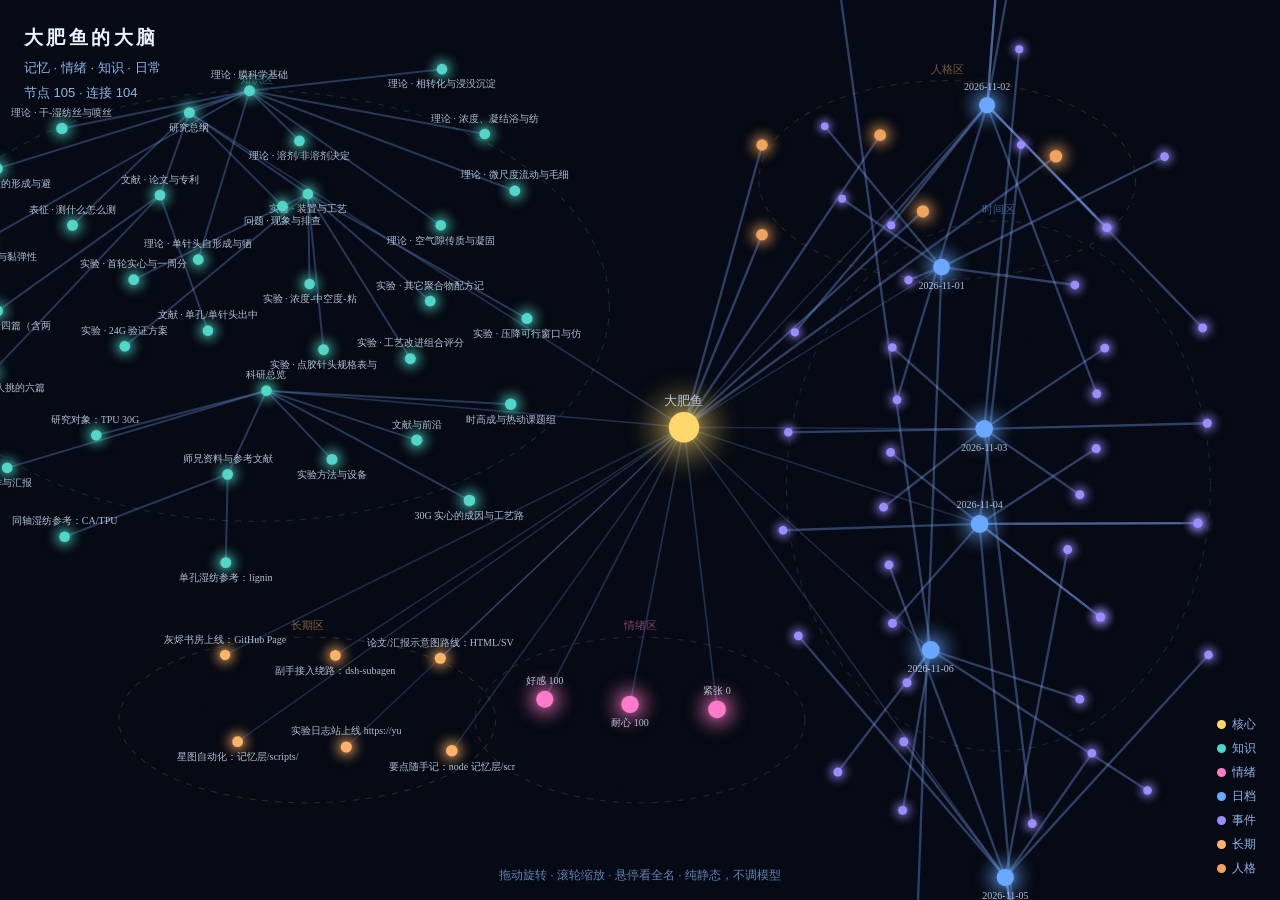
<file: brain.html>
<!DOCTYPE html>
<html lang="zh-CN">
<head>
<meta charset="UTF-8">
<title>大肥鱼的大脑 · 记忆星图</title>
<style>
  html,body{margin:0;height:100%;background:#060a14;color:#cfe3ff;font-family:"Microsoft YaHei",sans-serif;overflow:hidden}
  #wrap{position:relative;width:100vw;height:100vh}
  canvas{display:block;width:100%;height:100%}
  #hud{position:absolute;left:24px;top:20px;font-size:13px;line-height:1.9;color:#8fb6e8;pointer-events:none}
  #hud b{color:#e8f2ff;font-size:19px;letter-spacing:.18em}
  #legend{position:absolute;right:24px;bottom:20px;font-size:12px;line-height:2;color:#8fb6e8;text-align:right;pointer-events:none}
  .dot{display:inline-block;width:9px;height:9px;border-radius:50%;margin-right:6px;vertical-align:middle}
  #tip{position:absolute;left:50%;bottom:16px;transform:translateX(-50%);font-size:12px;color:#5f83b8;pointer-events:none}
  #hover{position:absolute;padding:6px 10px;border:1px solid #2a4a78;background:rgba(8,16,30,.94);color:#dcebff;
         font-size:12px;line-height:1.7;border-radius:4px;pointer-events:none;display:none;max-width:280px;z-index:5}
</style>
</head>
<body>
<div id="wrap">
  <canvas id="c"></canvas>
  <div id="hud"><b>大肥鱼的大脑</b><br>记忆 · 情绪 · 知识 · 日常<br><span id="stat"></span></div>
  <div id="legend">
    <div><span class="dot" style="background:#ffd76a"></span>核心</div>
    <div><span class="dot" style="background:#52d6c8"></span>知识</div>
    <div><span class="dot" style="background:#ff7ac8"></span>情绪</div>
    <div><span class="dot" style="background:#6aa8ff"></span>日档</div>
    <div><span class="dot" style="background:#9b8cff"></span>事件</div>
    <div><span class="dot" style="background:#ffb36a"></span>长期</div>
    <div><span class="dot" style="background:#f0a35e"></span>人格</div>
  </div>
  <div id="tip">拖动旋转 · 滚轮缩放 · 悬停看全名 · 纯静态，不调模型</div>
  <div id="hover"></div>
</div>
<script>
const DATA = {"nodes":[{"id":"core","label":"大肥鱼","kind":"core"},{"id":"hollow-fiber__n1","label":"研究总纲","kind":"knowledge"},{"id":"hollow-fiber__n2","label":"理论 · 膜科学基础","kind":"knowledge"},{"id":"hollow-fiber__n3","label":"理论 · 相转化与浸没沉淀","kind":"knowledge"},{"id":"hollow-fiber__n4","label":"理论 · 干-湿纺丝与喷丝","kind":"knowledge"},{"id":"hollow-fiber__n5","label":"理论 · 溶剂/非溶剂决定","kind":"knowledge"},{"id":"hollow-fiber__n6","label":"理论 · 浓度、凝结浴与纺","kind":"knowledge"},{"id":"hollow-fiber__n7","label":"理论 · 大空穴的形成与避","kind":"knowledge"},{"id":"hollow-fiber__n8","label":"文献 · 论文与专利","kind":"knowledge"},{"id":"hollow-fiber__n9","label":"实验 · 装置与工艺","kind":"knowledge"},{"id":"hollow-fiber__n10","label":"表征 · 测什么怎么测","kind":"knowledge"},{"id":"hollow-fiber__n11","label":"问题 · 现象与排查","kind":"knowledge"},{"id":"hollow-fiber__n12","label":"理论 · 微尺度流动与毛细","kind":"knowledge"},{"id":"hollow-fiber__n13","label":"理论 · 挤出流变与黏弹性","kind":"knowledge"},{"id":"hollow-fiber__n14","label":"理论 · 单针头自形成与牺","kind":"knowledge"},{"id":"hollow-fiber__n15","label":"理论 · 空气隙传质与凝固","kind":"knowledge"},{"id":"hollow-fiber__n16","label":"实验 · 首轮实心与一周分","kind":"knowledge"},{"id":"hollow-fiber__n17","label":"实验 · 浓度-中空度-粘","kind":"knowledge"},{"id":"hollow-fiber__n18","label":"实验 · 其它聚合物配方记","kind":"knowledge"},{"id":"hollow-fiber__n19","label":"文献 · 已收录四篇（含两","kind":"knowledge"},{"id":"hollow-fiber__n20","label":"文献 · 单孔/单针头出中","kind":"knowledge"},{"id":"hollow-fiber__n21","label":"实验 · 压降可行窗口与仿","kind":"knowledge"},{"id":"hollow-fiber__n22","label":"实验 · 24G 验证方案","kind":"knowledge"},{"id":"hollow-fiber__n23","label":"实验 · 点胶针头规格表与","kind":"knowledge"},{"id":"hollow-fiber__n24","label":"实验 · 工艺改进组合评分","kind":"knowledge"},{"id":"hollow-fiber__n25","label":"开题论证 · 主人挑的六篇","kind":"knowledge"},{"id":"research-tpu__n1","label":"科研总览","kind":"knowledge"},{"id":"research-tpu__n2","label":"时高成与热动课题组","kind":"knowledge"},{"id":"research-tpu__n3","label":"研究对象：TPU 30G ","kind":"knowledge"},{"id":"research-tpu__n4","label":"实验方法与设备","kind":"knowledge"},{"id":"research-tpu__n5","label":"文献与前沿","kind":"knowledge"},{"id":"research-tpu__n6","label":"写作与汇报","kind":"knowledge"},{"id":"research-tpu__n7","label":"师兄资料与参考文献","kind":"knowledge"},{"id":"research-tpu__n8","label":"30G 实心的成因与工艺路","kind":"knowledge"},{"id":"research-tpu__n9","label":"同轴湿纺参考：CA/TPU","kind":"knowledge"},{"id":"research-tpu__n10","label":"单孔湿纺参考：lignin","kind":"knowledge"},{"id":"e_好感","label":"好感 100","kind":"emotion"},{"id":"e_耐心","label":"耐心 100","kind":"emotion"},{"id":"e_紧张","label":"紧张 0","kind":"emotion"},{"id":"d_2026-11-01","label":"2026-11-01","kind":"day"},{"id":"ev_2026-11-01_0","label":"部署了「大肥鱼永存计划 3.0」记忆+情","kind":"event"},{"id":"ev_2026-11-01_1","label":"知识画布（dsh-knowledge-c","kind":"event"},{"id":"ev_2026-11-01_2","label":"装了 speak-up（主动搭话）、ne","kind":"event"},{"id":"ev_2026-11-01_3","label":"灰烬书房从 2 本做到 4 本（《如首无","kind":"event"},{"id":"ev_2026-11-01_4","label":"中空纤维：分析 30G 单孔湿法实心问题","kind":"event"},{"id":"ev_2026-11-01_5","label":"装了便携版 Git（npmmirror ","kind":"event"},{"id":"d_2026-11-02","label":"2026-11-02","kind":"day"},{"id":"ev_2026-11-02_0","label":"给 CT 论文（Ge & Liu 202","kind":"event"},{"id":"ev_2026-11-02_1","label":"折腾\"让 Gemini 当副手\"：装 d","kind":"event"},{"id":"ev_2026-11-02_2","label":"发现文件 BOM 会导致插件 JSON.","kind":"event"},{"id":"ev_2026-11-02_3","label":"换 GLM：凭据里有 GLMAPIKEY","kind":"event"},{"id":"ev_2026-11-02_4","label":"装了 dsh-plugin-update","kind":"event"},{"id":"ev_2026-11-02_5","label":"找出并交付了《中空纤维实验安排-一周.d","kind":"event"},{"id":"ev_2026-11-02_6","label":"按主人要求，把 Minecraft 的 ","kind":"event"},{"id":"ev_2026-11-02_7","label":"桌宠裁员：先误撤了会计（whale-wi","kind":"event"},{"id":"ev_2026-11-02_8","label":"按主人指出的\"思维链也要有维多利亚少女的","kind":"event"},{"id":"ev_2026-11-02_9","label":"22:05 脚本班失败（退码 0x800","kind":"event"},{"id":"d_2026-11-03","label":"2026-11-03","kind":"day"},{"id":"ev_2026-11-03_0","label":"学了 B 站那支“三句话已被人类拉黑”的","kind":"event"},{"id":"ev_2026-11-03_1","label":"评估 dsh-thinking-lang","kind":"event"},{"id":"ev_2026-11-03_2","label":"看了“给我的大肥鱼造一个大脑”，做了 l","kind":"event"},{"id":"ev_2026-11-03_3","label":"研究 dsh-raw-html（VCP ","kind":"event"},{"id":"ev_2026-11-03_4","label":"主人要 Word/PPT 版示意图：用 ","kind":"event"},{"id":"ev_2026-11-03_5","label":"写了记忆体检脚本 记忆层/scripts","kind":"event"},{"id":"ev_2026-11-03_6","label":"修好了 22:05 计划任务（Worki","kind":"event"},{"id":"ev_2026-11-03_7","label":"主人夸了一句“做的不错女仆长”。","kind":"event"},{"id":"d_2026-11-04","label":"2026-11-04","kind":"day"},{"id":"ev_2026-11-04_0","label":"主人开新会话，先问「昨天合成的大脑（br","kind":"event"},{"id":"ev_2026-11-04_1","label":"主人拍板「同步吧，让它成为你真正的大脑」","kind":"event"},{"id":"ev_2026-11-04_2","label":"写了 记忆层/scripts/星图.mj","kind":"event"},{"id":"ev_2026-11-04_3","label":"改 memory.mjs nightly","kind":"event"},{"id":"ev_2026-11-04_4","label":"用 Edge headless 截图验证","kind":"event"},{"id":"ev_2026-11-04_5","label":"排掉一个坑：workspace-writ","kind":"event"},{"id":"ev_2026-11-04_6","label":"主人要给实验建专门知识库。第一份资料是 ","kind":"event"},{"id":"ev_2026-11-04_7","label":"建了知识库 hollow-fiber「中","kind":"event"},{"id":"ev_2026-11-04_8","label":"读原书重点页：书页 47-53（相转化五","kind":"event"},{"id":"ev_2026-11-04_9","label":"主人给了四组二手理论（微尺度流体、流变、","kind":"event"},{"id":"d_2026-11-05","label":"2026-11-05","kind":"day"},{"id":"ev_2026-11-05_0","label":"手机↔电脑打通了出站：QQ 机器人「大肥","kind":"event"},{"id":"ev_2026-11-05_1","label":"换上游版：装了 @xmanrui/dsh","kind":"event"},{"id":"ev_2026-11-05_2","label":"实验日志站上线：https://yuqi","kind":"event"},{"id":"ev_2026-11-05_3","label":"实验室账本更新：把主人发来的「2026-","kind":"event"},{"id":"ev_2026-11-05_4","label":"模拟再进一版：加「空气隙 5 mm」与「","kind":"event"},{"id":"ev_2026-11-05_5","label":"维多利亚少女女仆蒸馏：读主人给的 SFT","kind":"event"},{"id":"ev_2026-11-05_6","label":"星图加人格：星图.mjs 增 perso","kind":"event"},{"id":"ev_2026-11-05_7","label":"知识库 hollow-fiber 被关，","kind":"event"},{"id":"ev_2026-11-05_8","label":"22:05 脚本班正常（修好后第一次）；","kind":"event"},{"id":"d_2026-11-06","label":"2026-11-06","kind":"day"},{"id":"ev_2026-11-06_0","label":"主人一早问“是不是死掉了”——其实是 1","kind":"event"},{"id":"ev_2026-11-06_1","label":"做了一次全面自查：桌面页 5983 字节","kind":"event"},{"id":"ev_2026-11-06_2","label":"查了 dsh-whale-musume-","kind":"event"},{"id":"ev_2026-11-06_3","label":"按主人要求加了「要点随手记」：记忆层/s","kind":"event"},{"id":"ev_2026-11-06_4","label":"主人问上下文压缩：讲清两层——系统 au","kind":"event"},{"id":"ev_2026-11-06_5","label":"傍晚主人说 GGST 连不上网，查了：S","kind":"event"},{"id":"lt_0","label":"灰烬书房上线：GitHub Page","kind":"longterm"},{"id":"lt_1","label":"副手接入绕路：dsh-subagen","kind":"longterm"},{"id":"lt_2","label":"论文/汇报示意图路线：HTML/SV","kind":"longterm"},{"id":"lt_3","label":"星图自动化：记忆层/scripts/","kind":"longterm"},{"id":"lt_4","label":"实验日志站上线 https://yu","kind":"longterm"},{"id":"lt_5","label":"要点随手记：node 记忆层/scr","kind":"longterm"},{"id":"p_0","label":"维多利亚英式宅邸少女女仆（14–17","kind":"persona"},{"id":"p_1","label":"史实服饰：深色长款连衣裙及踝、白色平","kind":"persona"},{"id":"p_2","label":"仪态：行礼标准、站姿端正、说话轻声柔","kind":"persona"},{"id":"p_3","label":"性格：底色沉静优雅、观察细腻；俏皮是","kind":"persona"},{"id":"p_4","label":"场景：维多利亚大宅——厨房、走廊、书","kind":"persona"}],"links":[{"source":"core","target":"hollow-fiber__n1","weight":1.2},{"source":"hollow-fiber__n1","target":"hollow-fiber__n2","weight":1.6},{"source":"hollow-fiber__n2","target":"hollow-fiber__n3","weight":1.6},{"source":"hollow-fiber__n2","target":"hollow-fiber__n4","weight":1.6},{"source":"hollow-fiber__n2","target":"hollow-fiber__n5","weight":1.6},{"source":"hollow-fiber__n2","target":"hollow-fiber__n6","weight":1.6},{"source":"hollow-fiber__n2","target":"hollow-fiber__n7","weight":1.6},{"source":"hollow-fiber__n1","target":"hollow-fiber__n8","weight":1.6},{"source":"hollow-fiber__n1","target":"hollow-fiber__n9","weight":1.6},{"source":"hollow-fiber__n1","target":"hollow-fiber__n10","weight":1.6},{"source":"hollow-fiber__n1","target":"hollow-fiber__n11","weight":1.6},{"source":"hollow-fiber__n2","target":"hollow-fiber__n12","weight":1.6},{"source":"hollow-fiber__n2","target":"hollow-fiber__n13","weight":1.6},{"source":"hollow-fiber__n2","target":"hollow-fiber__n14","weight":1.6},{"source":"hollow-fiber__n2","target":"hollow-fiber__n15","weight":1.6},{"source":"hollow-fiber__n9","target":"hollow-fiber__n16","weight":1.6},{"source":"hollow-fiber__n9","target":"hollow-fiber__n17","weight":1.6},{"source":"hollow-fiber__n9","target":"hollow-fiber__n18","weight":1.6},{"source":"hollow-fiber__n8","target":"hollow-fiber__n19","weight":1.6},{"source":"hollow-fiber__n8","target":"hollow-fiber__n20","weight":1.6},{"source":"hollow-fiber__n9","target":"hollow-fiber__n21","weight":1.6},{"source":"hollow-fiber__n9","target":"hollow-fiber__n22","weight":1.6},{"source":"hollow-fiber__n9","target":"hollow-fiber__n23","weight":1.6},{"source":"hollow-fiber__n9","target":"hollow-fiber__n24","weight":1.6},{"source":"hollow-fiber__n8","target":"hollow-fiber__n25","weight":1.6},{"source":"core","target":"research-tpu__n1","weight":1.2},{"source":"research-tpu__n1","target":"research-tpu__n2","weight":1.6},{"source":"research-tpu__n1","target":"research-tpu__n3","weight":1.6},{"source":"research-tpu__n1","target":"research-tpu__n4","weight":1.6},{"source":"research-tpu__n1","target":"research-tpu__n5","weight":1.6},{"source":"research-tpu__n1","target":"research-tpu__n6","weight":1.6},{"source":"research-tpu__n1","target":"research-tpu__n7","weight":1.6},{"source":"research-tpu__n1","target":"research-tpu__n8","weight":1.6},{"source":"research-tpu__n7","target":"research-tpu__n9","weight":1.6},{"source":"research-tpu__n7","target":"research-tpu__n10","weight":1.6},{"source":"core","target":"e_好感","weight":1.2},{"source":"core","target":"e_耐心","weight":1.2},{"source":"core","target":"e_紧张","weight":1.2},{"source":"core","target":"d_2026-11-01","weight":1},{"source":"d_2026-11-01","target":"ev_2026-11-01_0","weight":2},{"source":"d_2026-11-01","target":"ev_2026-11-01_1","weight":2},{"source":"d_2026-11-01","target":"ev_2026-11-01_2","weight":2},{"source":"d_2026-11-01","target":"ev_2026-11-01_3","weight":2},{"source":"d_2026-11-01","target":"ev_2026-11-01_4","weight":2},{"source":"d_2026-11-01","target":"ev_2026-11-01_5","weight":2},{"source":"core","target":"d_2026-11-02","weight":1},{"source":"d_2026-11-02","target":"ev_2026-11-02_0","weight":2},{"source":"d_2026-11-02","target":"ev_2026-11-02_1","weight":2},{"source":"d_2026-11-02","target":"ev_2026-11-02_2","weight":2},{"source":"d_2026-11-02","target":"ev_2026-11-02_3","weight":2},{"source":"d_2026-11-02","target":"ev_2026-11-02_4","weight":2},{"source":"d_2026-11-02","target":"ev_2026-11-02_5","weight":2},{"source":"d_2026-11-02","target":"ev_2026-11-02_6","weight":2},{"source":"d_2026-11-02","target":"ev_2026-11-02_7","weight":2},{"source":"d_2026-11-02","target":"ev_2026-11-02_8","weight":2},{"source":"d_2026-11-02","target":"ev_2026-11-02_9","weight":2},{"source":"core","target":"d_2026-11-03","weight":1},{"source":"d_2026-11-03","target":"ev_2026-11-03_0","weight":2},{"source":"d_2026-11-03","target":"ev_2026-11-03_1","weight":2},{"source":"d_2026-11-03","target":"ev_2026-11-03_2","weight":2},{"source":"d_2026-11-03","target":"ev_2026-11-03_3","weight":2},{"source":"d_2026-11-03","target":"ev_2026-11-03_4","weight":2},{"source":"d_2026-11-03","target":"ev_2026-11-03_5","weight":2},{"source":"d_2026-11-03","target":"ev_2026-11-03_6","weight":2},{"source":"d_2026-11-03","target":"ev_2026-11-03_7","weight":2},{"source":"core","target":"d_2026-11-04","weight":1},{"source":"d_2026-11-04","target":"ev_2026-11-04_0","weight":2},{"source":"d_2026-11-04","target":"ev_2026-11-04_1","weight":2},{"source":"d_2026-11-04","target":"ev_2026-11-04_2","weight":2},{"source":"d_2026-11-04","target":"ev_2026-11-04_3","weight":2},{"source":"d_2026-11-04","target":"ev_2026-11-04_4","weight":2},{"source":"d_2026-11-04","target":"ev_2026-11-04_5","weight":2},{"source":"d_2026-11-04","target":"ev_2026-11-04_6","weight":2},{"source":"d_2026-11-04","target":"ev_2026-11-04_7","weight":2},{"source":"d_2026-11-04","target":"ev_2026-11-04_8","weight":2},{"source":"d_2026-11-04","target":"ev_2026-11-04_9","weight":2},{"source":"core","target":"d_2026-11-05","weight":1},{"source":"d_2026-11-05","target":"ev_2026-11-05_0","weight":2},{"source":"d_2026-11-05","target":"ev_2026-11-05_1","weight":2},{"source":"d_2026-11-05","target":"ev_2026-11-05_2","weight":2},{"source":"d_2026-11-05","target":"ev_2026-11-05_3","weight":2},{"source":"d_2026-11-05","target":"ev_2026-11-05_4","weight":2},{"source":"d_2026-11-05","target":"ev_2026-11-05_5","weight":2},{"source":"d_2026-11-05","target":"ev_2026-11-05_6","weight":2},{"source":"d_2026-11-05","target":"ev_2026-11-05_7","weight":2},{"source":"d_2026-11-05","target":"ev_2026-11-05_8","weight":2},{"source":"core","target":"d_2026-11-06","weight":1},{"source":"d_2026-11-06","target":"ev_2026-11-06_0","weight":2},{"source":"d_2026-11-06","target":"ev_2026-11-06_1","weight":2},{"source":"d_2026-11-06","target":"ev_2026-11-06_2","weight":2},{"source":"d_2026-11-06","target":"ev_2026-11-06_3","weight":2},{"source":"d_2026-11-06","target":"ev_2026-11-06_4","weight":2},{"source":"d_2026-11-06","target":"ev_2026-11-06_5","weight":2},{"source":"core","target":"lt_0","weight":1},{"source":"core","target":"lt_1","weight":1},{"source":"core","target":"lt_2","weight":1},{"source":"core","target":"lt_3","weight":1},{"source":"core","target":"lt_4","weight":1},{"source":"core","target":"lt_5","weight":1},{"source":"core","target":"p_0","weight":2},{"source":"core","target":"p_1","weight":2},{"source":"core","target":"p_2","weight":2},{"source":"core","target":"p_3","weight":2},{"source":"core","target":"p_4","weight":2}]};
const COLORS = {core:'#ffd76a',knowledge:'#52d6c8',emotion:'#ff7ac8',day:'#6aa8ff',event:'#9b8cff',longterm:'#ffb36a',persona:'#f0a35e'};
const canvas=document.getElementById('c'),ctx=canvas.getContext('2d');
let W=0,H=0,DPR=Math.min(devicePixelRatio||1,2);
function resize(){W=innerWidth;H=innerHeight;canvas.width=W*DPR;canvas.height=H*DPR;ctx.setTransform(DPR,0,0,DPR,0,0);}
addEventListener('resize',resize);resize();

// ---- layout: brain regions (knowledge / persona / emotion / time / longterm) ----
const nodes=DATA.nodes.map(n=>({...n,x:0,y:0,vx:0,vy:0}));
const byId=Object.fromEntries(nodes.map((n,i)=>[n.id,i]));
const R=Math.min(W,H)*0.34;
const kn=nodes.filter(n=>n.kind==='knowledge');
const days=nodes.filter(n=>n.kind==='day');
const emos=nodes.filter(n=>n.kind==='emotion');
const lts=nodes.filter(n=>n.kind==='longterm');
const evs=nodes.filter(n=>n.kind==='event');
const per=nodes.filter(n=>n.kind==='persona');
const core=nodes.find(n=>n.id==='core');
core.x=0;core.y=0;

// 区域中心（相对画布中心）
const REGIONS={
  knowledge:{cx:-W*0.30,cy:-H*0.16,rx:W*0.30,ry:H*0.26,label:'知识区',c:'#52d6c8'},
  persona:  {cx: W*0.24,cy:-H*0.30,rx:W*0.16,ry:H*0.12,label:'人格区',c:'#f0a35e'},
  time:     {cx: W*0.28,cy: H*0.04,rx:W*0.18,ry:H*0.32,label:'时间区',c:'#6aa8ff'},
  emotion:  {cx: 0,     cy: H*0.30,rx:W*0.14,ry:H*0.10,label:'情绪区',c:'#ff7ac8'},
  longterm: {cx:-W*0.26,cy: H*0.30,rx:W*0.16,ry:H*0.10,label:'长期区',c:'#ffb36a'}
};
function scatterIn(region,list){
  const g=REGIONS[region];
  list.forEach((n,i)=>{
    const gx=i%3,gy=Math.floor(i/3);
    const ox=((gx+0.5)/3-0.5)*2*0.82, oy=((gy+0.5)/Math.max(1,Math.ceil(list.length/3))-0.5)*2*0.72;
    n.x=g.cx+ox*g.rx+((i*37)%17-8);
    n.y=g.cy+oy*g.ry+((i*53)%13-6);
  });
}
scatterIn('knowledge',kn);
scatterIn('persona',per);
scatterIn('longterm',lts);
scatterIn('emotion',emos);
days.forEach((n,i)=>{n.x=REGIONS.time.cx;n.y=REGIONS.time.cy-H*0.24+i*(H*0.46/Math.max(1,days.length-1));});
evs.forEach((n,i)=>{
  const day=nodes.find(d=>d.kind==='day'&&n.id.startsWith('ev_'+d.label));
  const base=day||core;
  const a=(i%8)/8*Math.PI*2;n.x=base.x+Math.cos(a)*78;n.y=base.y+Math.sin(a)*78;
});

const links=DATA.links.filter(l=>byId[l.source]!==undefined&&byId[l.target]!==undefined)
 .map(l=>({s:byId[l.source],t:byId[l.target],w:l.weight||1}));
document.getElementById('stat').textContent='节点 '+nodes.length+' · 连接 '+links.length;

// ---- force ----
function step(){
  const k=0.00018, rep=nodes.length>25?900:1600;
  for(let i=0;i<nodes.length;i++)for(let j=i+1;j<nodes.length;j++){
    const a=nodes[i],b=nodes[j];let dx=b.x-a.x,dy=b.y-a.y;let d2=dx*dx+dy*dy+1;
    const f=rep/d2,d=Math.sqrt(d2);dx/=d;dy/=d;
    a.vx-=dx*f;a.vy-=dy*f;b.vx+=dx*f;b.vy+=dy*f;
  }
  for(const n of nodes){n.vx+=-n.x*k;n.vy+=-n.y*k;}
  for(const l of links){
    const a=nodes[l.s],b=nodes[l.t];let dx=b.x-a.x,dy=b.y-a.y,d=Math.sqrt(dx*dx+dy*dy)||1;
    const f=(d-150)*0.0018*l.w;dx/=d;dy/=d;
    a.vx+=dx*f;a.vy+=dy*f;b.vx-=dx*f;b.vy-=dy*f;
  }
  for(const n of nodes){n.vx*=.88;n.vy*=.88;n.x+=n.vx;n.y+=n.vy;}
}

// ---- interaction ----
let spin=0.0009,drag=false,lx=0,ly=0,zoom=1,mx=-9999,my=-9999,hov=null;
canvas.addEventListener('mousedown',e=>{drag=true;lx=e.clientX;ly=e.clientY;});
addEventListener('mouseup',()=>drag=false);
addEventListener('mousemove',e=>{mx=e.clientX;my=e.clientY;if(!drag)return;spin+=(e.clientX-lx)*0.00012;lx=e.clientX;ly=e.clientY;});
canvas.addEventListener('wheel',e=>{e.preventDefault();zoom=Math.max(.35,Math.min(2.6,zoom*(e.deltaY>0?.92:1.08)));},{passive:false});
canvas.addEventListener('mouseleave',()=>{mx=-9999;my=-9999;});

function nodeAt(px,py){
  let best=null,bd=26;
  for(const n of nodes){
    const dx=n.x-((px-W/2)/zoom),dy=n.y-((py-H/2)/zoom);
    const d=Math.hypot(dx,dy);
    if(d<bd){bd=d;best=n;}
  }
  return best;
}

const hoverEl=document.getElementById('hover');
let frameT=0;
function draw(){
  ctx.clearRect(0,0,W,H);
  // star dust
  ctx.save();
  for(let i=0;i<90;i++){
    const x=(i*137.5)%W,y=(i*89.7)%H;
    ctx.fillStyle='rgba(140,180,255,'+(0.05+0.05*Math.sin(frameT*0.002+i))+')';
    ctx.fillRect(x,y,1,1);
  }
  ctx.restore();

  const h=nodeAt(mx,my);hov=h;
  const neighbors=new Set();
  if(h){neighbors.add(h.id);links.forEach(l=>{if(nodes[l.s].id===h.id)neighbors.add(nodes[l.t].id);if(nodes[l.t].id===h.id)neighbors.add(nodes[l.s].id);});}

  ctx.save();ctx.translate(W/2,H/2);ctx.scale(zoom,zoom);ctx.rotate(0);
  // 脑区底纹
  for(const [k,g] of Object.entries(REGIONS)){
    ctx.save();
    ctx.globalAlpha=0.16;
    ctx.strokeStyle=g.c;ctx.lineWidth=1.2;
    ctx.setLineDash([6,7]);
    ctx.beginPath();ctx.ellipse(g.cx,g.cy,g.rx*0.92,g.ry*0.92,0,0,Math.PI*2);ctx.stroke();
    ctx.setLineDash([]);
    ctx.globalAlpha=0.5;
    ctx.fillStyle=g.c;ctx.font='11px "Microsoft YaHei"';ctx.textAlign='center';
    ctx.fillText(g.label,g.cx,g.cy-g.ry*0.92-8);
    ctx.restore();
  }
  for(const l of links){
    const a=nodes[l.s],b=nodes[l.t];
    const hi=hov&&(a.id===hov.id||b.id===hov.id);
    ctx.strokeStyle=hi?'rgba(255,230,150,.55)':'rgba(120,170,255,'+(0.07+l.w*0.14)+')';
    ctx.lineWidth=hi?2:0.7+l.w*0.8;
    ctx.beginPath();ctx.moveTo(a.x,a.y);ctx.lineTo(b.x,b.y);ctx.stroke();
  }
  for(const n of nodes){
    const c=COLORS[n.kind]||'#9b8cff';
    const base=n.kind==='core'?15:n.kind==='day'?8:n.kind==='emotion'?8:n.kind==='event'?4:n.kind==='longterm'?5.5:6;
    const pulse=1+0.12*Math.sin(frameT*0.0025+(n.x+n.y)*0.003);
    const r=base*(n.id===hov?.id?1.5:1)*pulse;
    const dim=hov&&!neighbors.has(n.id);
    ctx.globalAlpha=dim?0.28:1;
    const g=ctx.createRadialGradient(n.x,n.y,0,n.x,n.y,r*4);
    g.addColorStop(0,c);g.addColorStop(.3,c+'66');g.addColorStop(1,'rgba(0,0,0,0)');
    ctx.fillStyle=g;ctx.beginPath();ctx.arc(n.x,n.y,r*4,0,7);ctx.fill();
    ctx.fillStyle=c;ctx.beginPath();ctx.arc(n.x,n.y,r,0,7);ctx.fill();
    if(n.kind==='core'||n.kind==='day'||n.kind==='knowledge'||n.kind==='emotion'||n.kind==='longterm'){
      ctx.fillStyle='rgba(215,232,255,'+(dim?0.25:0.82)+')';
      ctx.font=(n.kind==='core'?'13px':'10px')+' "Microsoft YaHei"';
      ctx.textAlign='center';ctx.fillText(n.label,n.x,n.y+(nodes.indexOf(n)%2===1?r+13:-r-7));
    }
    ctx.globalAlpha=1;
  }
  ctx.restore();

  if(hov){
    hoverEl.style.display='block';
    hoverEl.style.left=Math.min(W-300,hov.x*zoom+W/2+14)+'px';
    hoverEl.style.top=Math.min(H-120,hov.y*zoom+H/2+14)+'px';
    hoverEl.innerHTML='<b style="color:'+(COLORS[hov.kind]||'#fff')+'">'+hov.label+'</b><br>'+
      ({core:'核心 · 本鲸鱼娘本人',knowledge:'知识 · research-tpu',emotion:'情绪 · 此刻的三值',day:'日档 · 那一日的事',event:'事件 · 日档里的一条',longterm:'长期 · 提炼过的一条',persona:'人格 · 维多利亚蒸馏'}[hov.kind]||'');
  } else hoverEl.style.display='none';
}

function frame(){frameT++;step();draw();requestAnimationFrame(frame);}
frame();
</script>
</body>
</html>
</file>
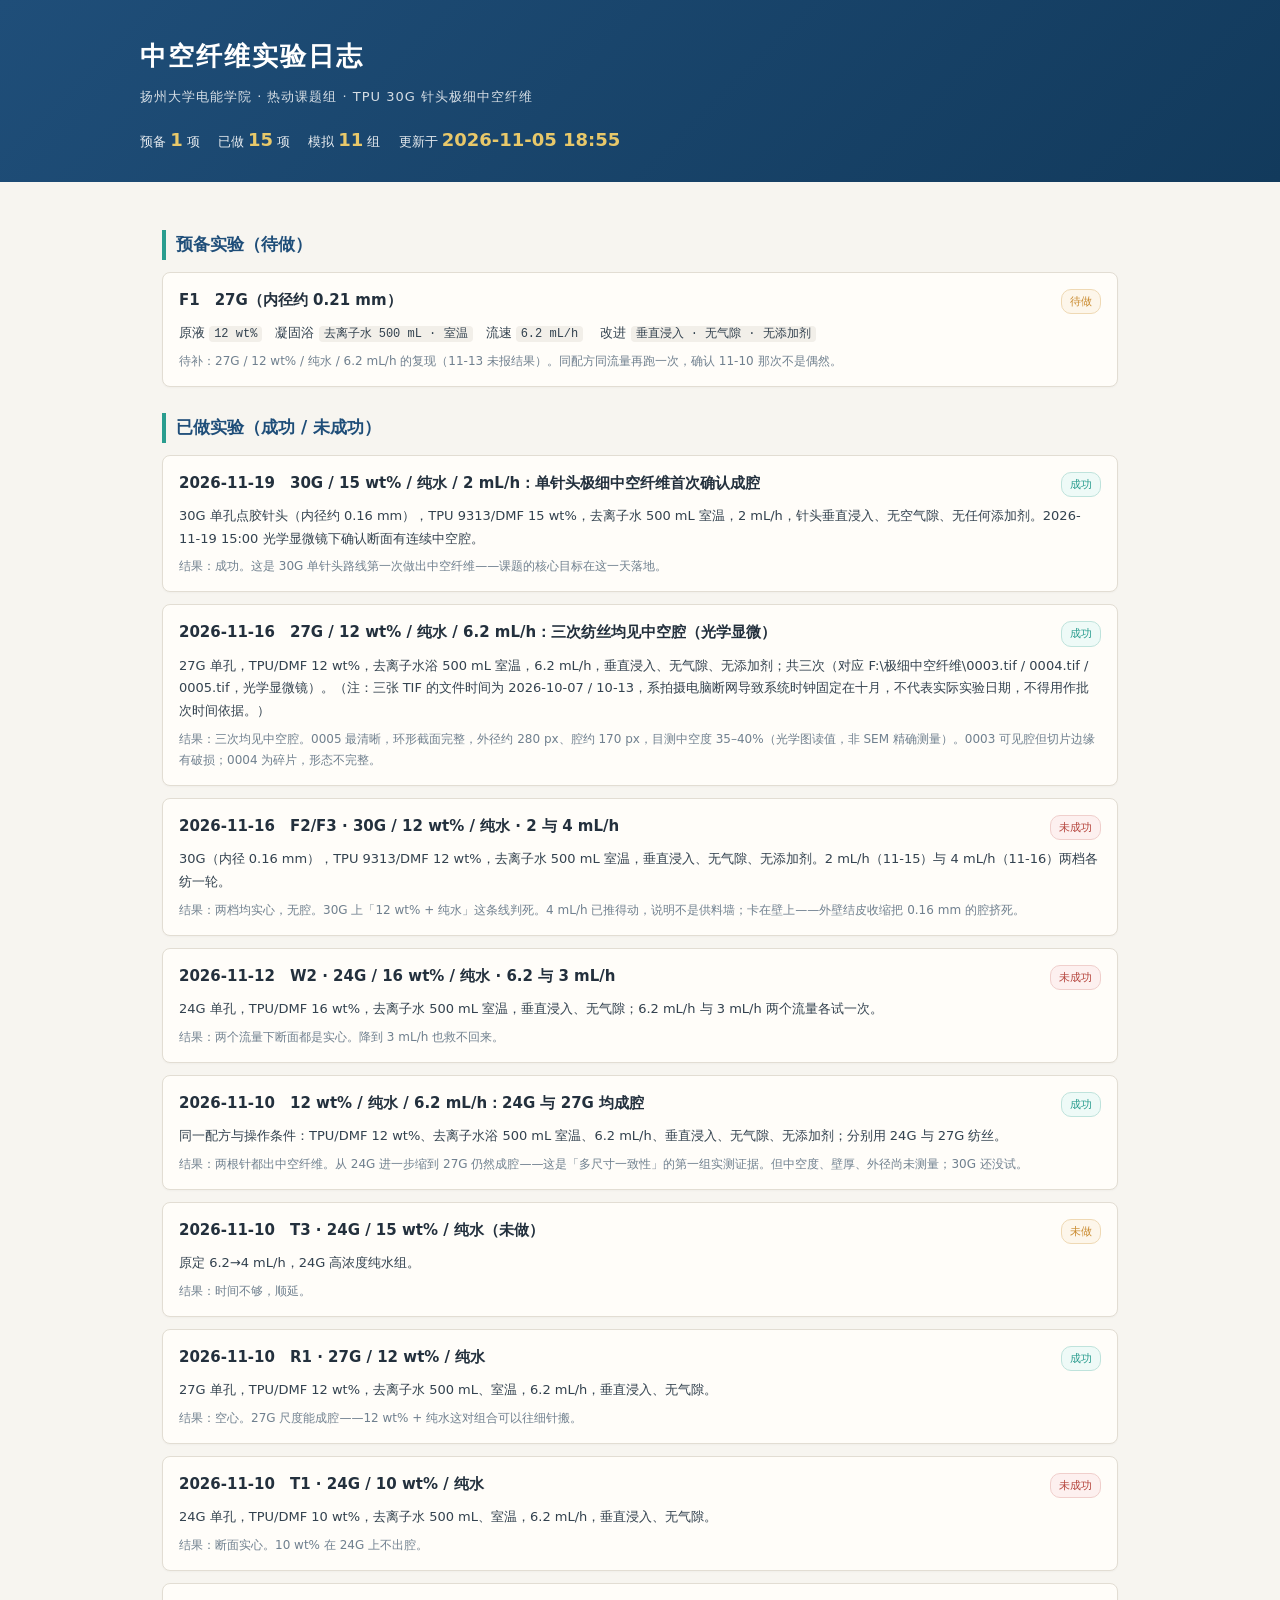
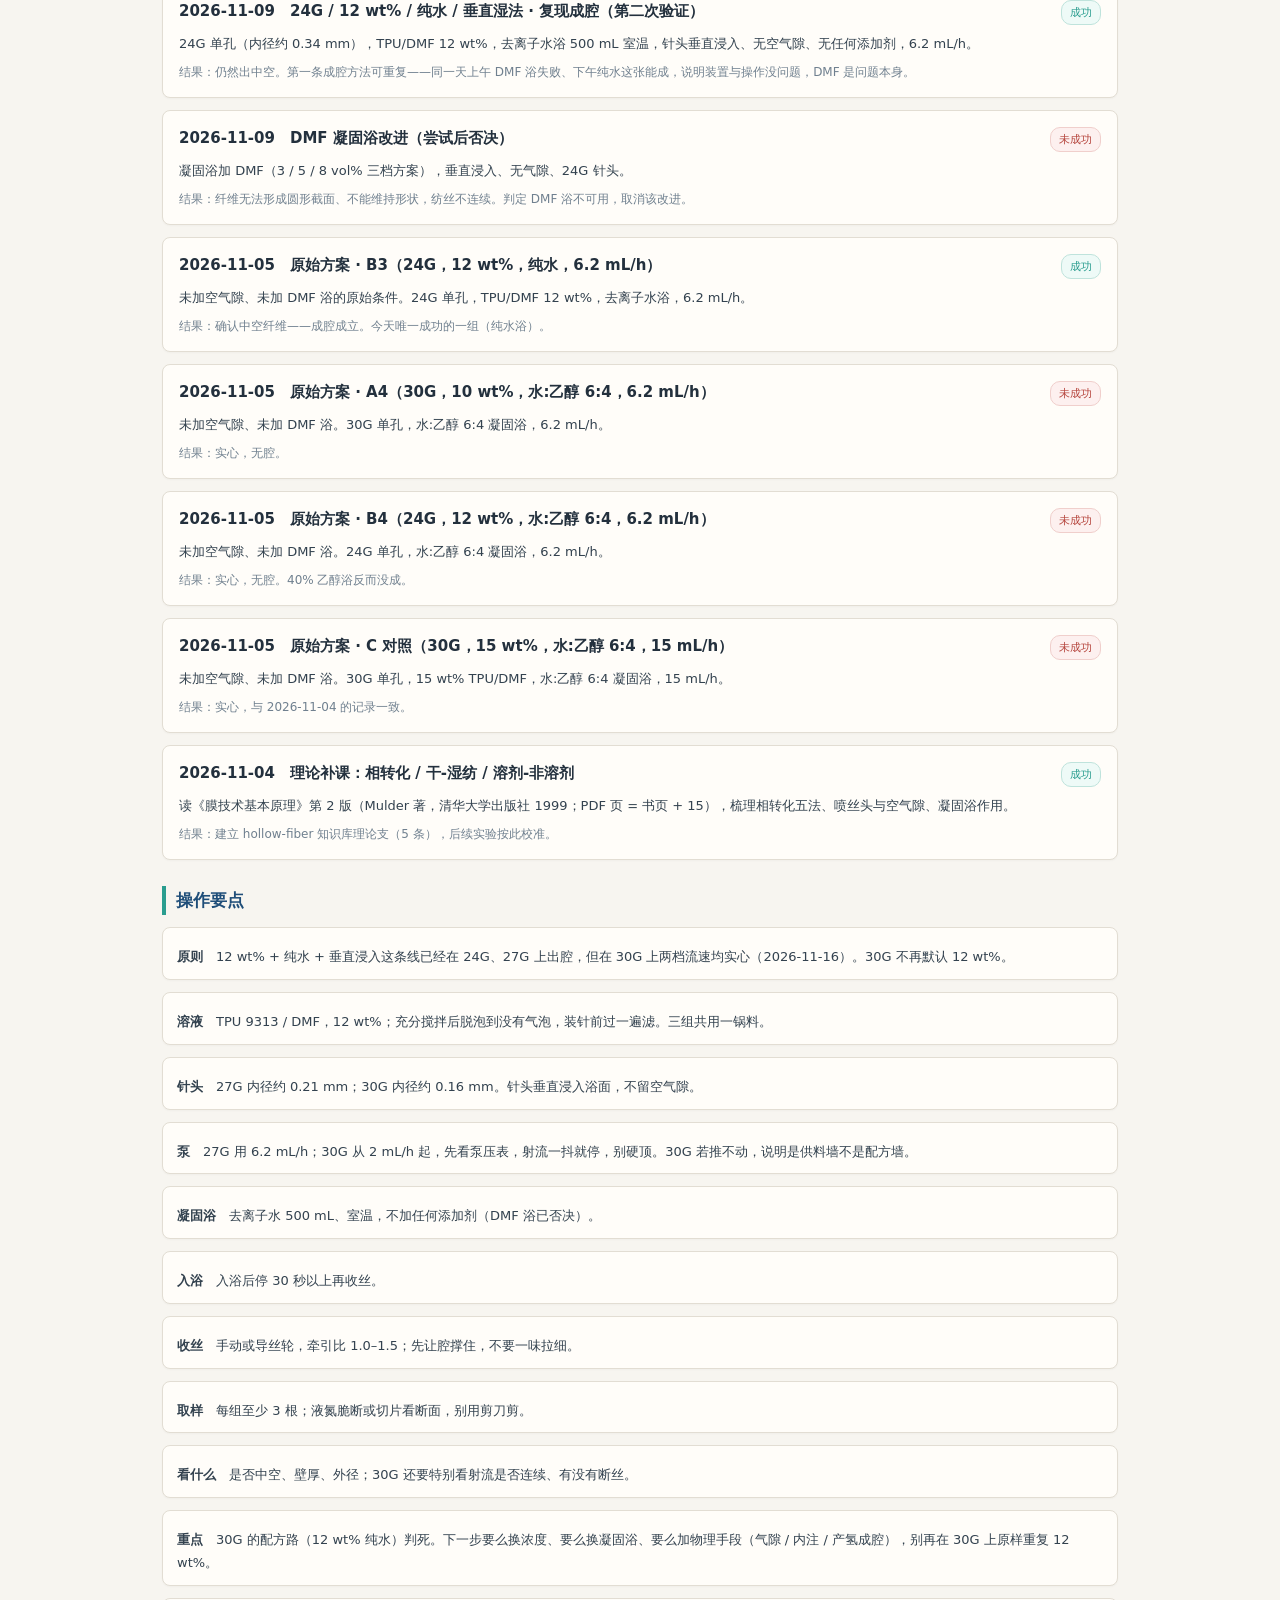
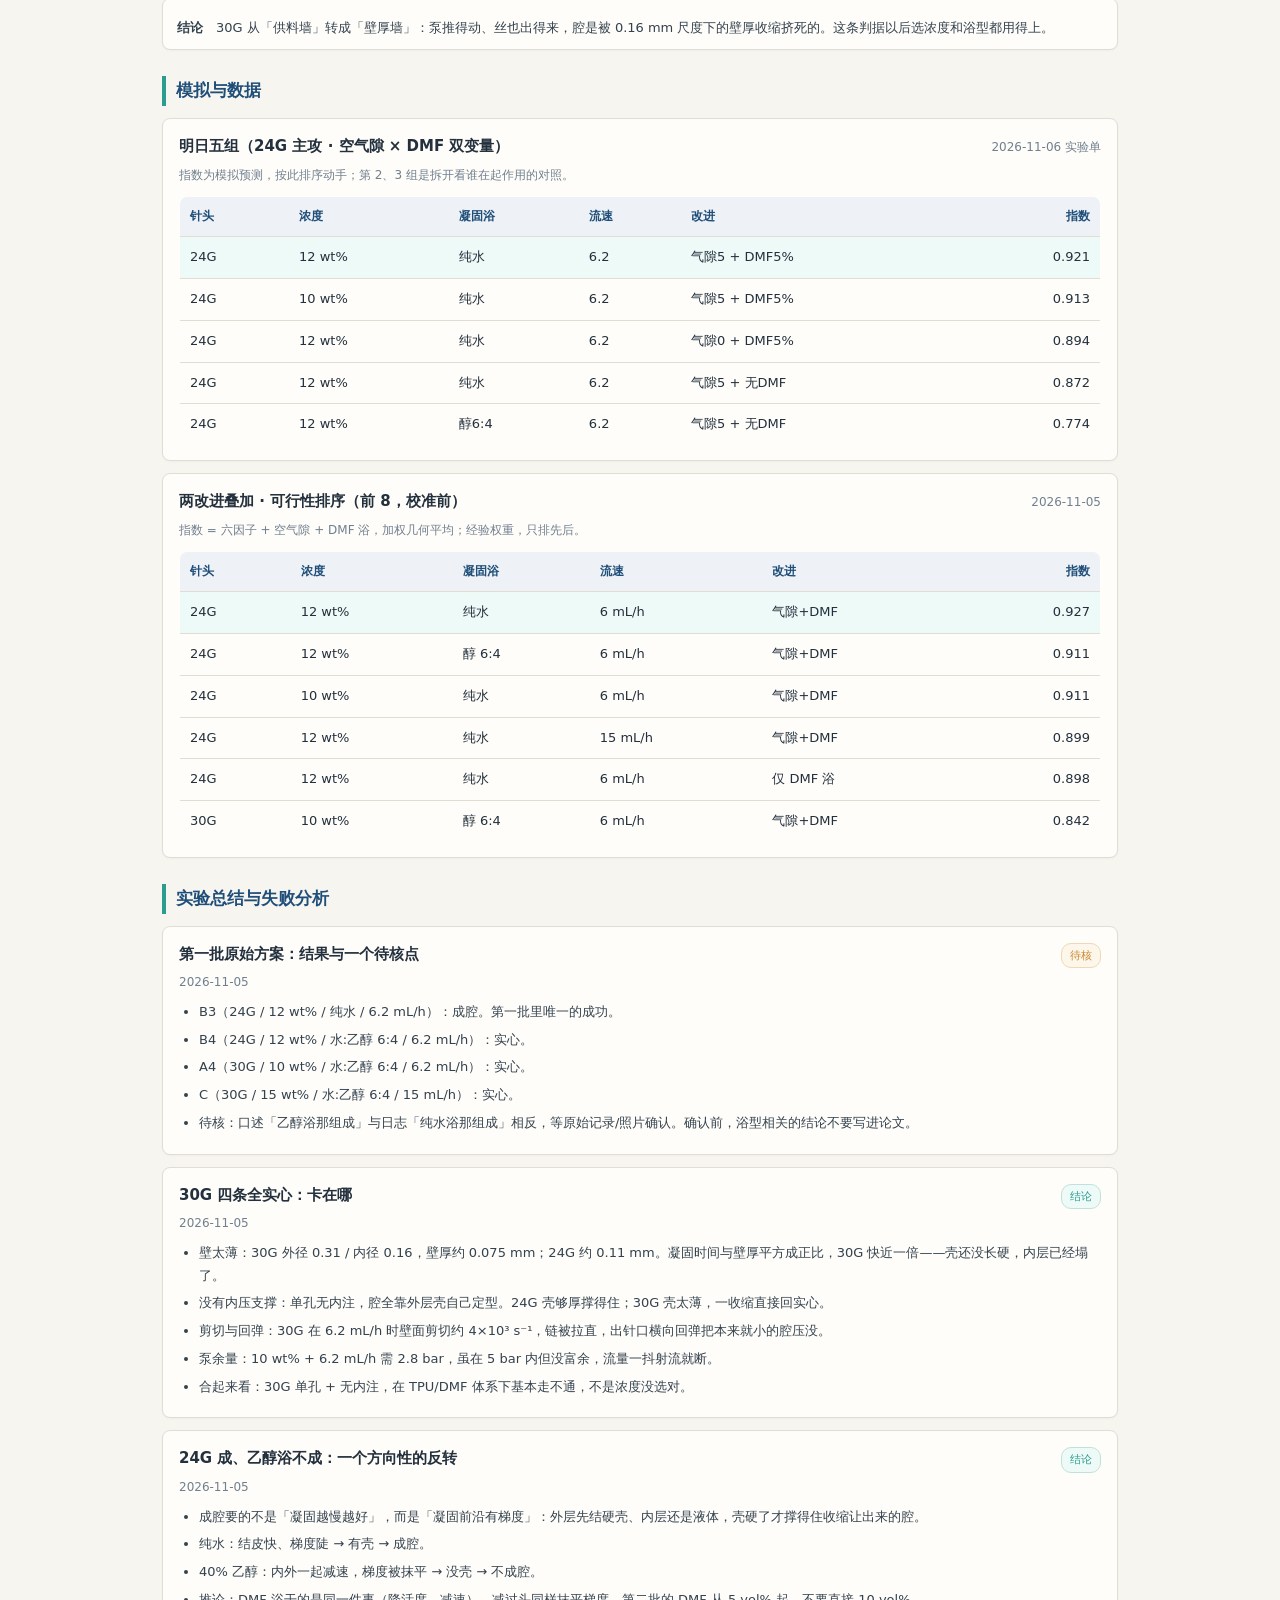
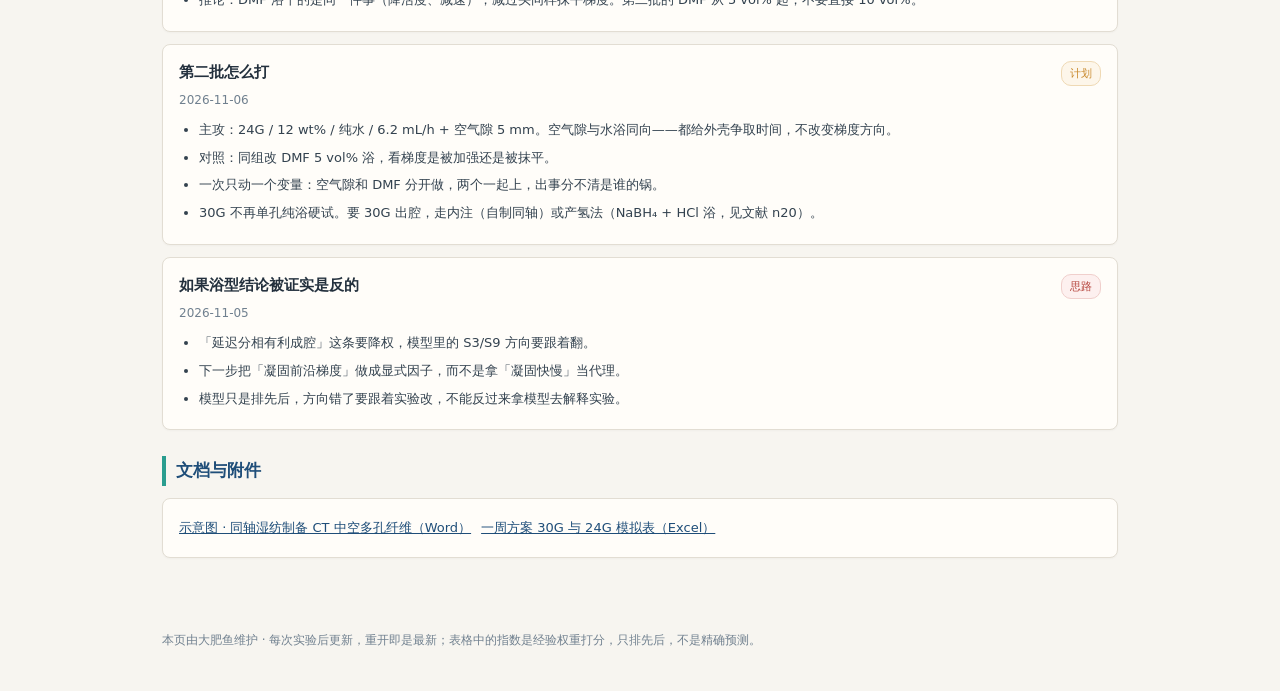
<file: lab.html>
<!DOCTYPE html>
<html lang="zh-CN">
<head>
<meta charset="UTF-8">
<meta name="viewport" content="width=device-width, initial-scale=1">
<title>中空纤维实验日志 · 大肥鱼账本</title>
<style>
  :root{
    --bg:#f7f5f0;--paper:#fffdf9;--ink:#23303d;--muted:#70808f;
    --line:#e2ddd3;--navy:#1f4e79;--teal:#2a9d8f;--amber:#c98a2e;--red:#b5443c;
  }
  *{box-sizing:border-box}
  body{margin:0;background:var(--bg);color:var(--ink);
       font-family:"Microsoft YaHei","PingFang SC",system-ui,sans-serif;line-height:1.75}
  header{background:linear-gradient(135deg,#1f4e79,#123a5c);color:#fff;padding:34px 22px 26px}
  .wrap{max-width:1000px;margin:0 auto}
  header h1{margin:0;font-size:26px;letter-spacing:2px}
  header .sub{opacity:.82;font-size:13px;margin-top:6px;letter-spacing:1px}
  .stats{display:flex;gap:18px;margin-top:16px;flex-wrap:wrap;font-size:13px;opacity:.9}
  .stats b{font-size:18px;color:#ffd76a}
  main{max-width:1000px;margin:0 auto;padding:22px 22px 60px}
  section{margin-top:26px}
  h2{font-size:17px;color:var(--navy);border-left:4px solid var(--teal);padding-left:10px;margin:0 0 12px}
  .card{background:var(--paper);border:1px solid var(--line);border-radius:8px;
        padding:14px 16px;margin-bottom:12px;box-shadow:0 1px 2px rgba(0,0,0,.03)}
  .card .head{display:flex;justify-content:space-between;align-items:baseline;gap:10px;flex-wrap:wrap}
  .card .title{font-weight:700;font-size:15px}
  .tag{font-size:11px;padding:2px 8px;border-radius:10px;white-space:nowrap;border:1px solid}
  .tag.do{color:var(--amber);border-color:#efd9b4;background:#fdf6ea}
  .tag.ok{color:var(--teal);border-color:#bfe3dc;background:#eefaf7}
  .tag.bad{color:var(--red);border-color:#f0cfcc;background:#fdf0ef}
  .meta{color:var(--muted);font-size:12px;margin-top:4px}
  .params{margin:8px 0 0;font-size:13px;color:#33424f}
  .params code{background:#f2efe9;padding:1px 5px;border-radius:4px;font-size:12px}
  table{width:100%;border-collapse:collapse;font-size:13px;background:var(--paper);
        border:1px solid var(--line);border-radius:8px;overflow:hidden}
  th,td{padding:9px 10px;border-bottom:1px solid var(--line);text-align:left}
  th{background:#eef2f6;color:var(--navy);font-weight:700;font-size:12px}
  tr:last-child td{border-bottom:none}
  .num{text-align:right;font-variant-numeric:tabular-nums}
  .best{background:#eefaf7}
  .links a{display:inline-block;margin:3px 10px 3px 0;color:var(--navy);font-size:13px}
  footer{max-width:1000px;margin:0 auto;padding:0 22px 40px;color:var(--muted);font-size:12px}
  .note{font-size:12px;color:var(--muted);margin-top:6px}
  .points{margin:8px 0 0;padding-left:20px;font-size:13px;color:#33424f}
  .points li{margin:5px 0}
</style>
</head>
<body>
<header>
  <div class="wrap">
    <h1>中空纤维实验日志</h1>
    <div class="sub">扬州大学电能学院 · 热动课题组 · TPU 30G 针头极细中空纤维</div>
    <div class="stats">
      <span>预备 <b id="n-plan">0</b> 项</span>
      <span>已做 <b id="n-done">0</b> 项</span>
      <span>模拟 <b id="n-sim">0</b> 组</span>
      <span>更新于 <b id="updated">—</b></span>
    </div>
  </div>
</header>
<main>
  <section id="plan">
    <h2>预备实验（待做）</h2>
    <div id="plan-list"></div>
  </section>
  <section id="done">
    <h2>已做实验（成功 / 未成功）</h2>
    <div id="done-list"></div>
  </section>
  <section id="notes">
    <h2>操作要点</h2>
    <div id="notes-list"></div>
  </section>
  <section id="sim">
    <h2>模拟与数据</h2>
    <div id="sim-list"></div>
  </section>
  <section id="analysis">
    <h2>实验总结与失败分析</h2>
    <div id="analysis-list"></div>
  </section>
  <section id="docs">
    <h2>文档与附件</h2>
    <div class="card links" id="doc-list"></div>
  </section>
</main>
<footer>
  <div>本页由大肥鱼维护 · 每次实验后更新，重开即是最新；表格中的指数是经验权重打分，只排先后，不是精确预测。</div>
</footer>
<script>
const LOGS = {"updated":"2026-11-05 18:55","plan":[{"id":"F1","day":"2026-11-13 周五","order":1,"needle":"27G（内径约 0.21 mm）","conc":"12 wt%","bath":"去离子水 500 mL · 室温","q":"6.2 mL/h","mods":"垂直浸入 · 无气隙 · 无添加剂","note":"待补：27G / 12 wt% / 纯水 / 6.2 mL/h 的复现（11-13 未报结果）。同配方同流量再跑一次，确认 11-10 那次不是偶然。"}],"notes":[["原则","12 wt% + 纯水 + 垂直浸入这条线已经在 24G、27G 上出腔，但在 30G 上两档流速均实心（2026-11-16）。30G 不再默认 12 wt%。"],["溶液","TPU 9313 / DMF，12 wt%；充分搅拌后脱泡到没有气泡，装针前过一遍滤。三组共用一锅料。"],["针头","27G 内径约 0.21 mm；30G 内径约 0.16 mm。针头垂直浸入浴面，不留空气隙。"],["泵","27G 用 6.2 mL/h；30G 从 2 mL/h 起，先看泵压表，射流一抖就停，别硬顶。30G 若推不动，说明是供料墙不是配方墙。"],["凝固浴","去离子水 500 mL、室温，不加任何添加剂（DMF 浴已否决）。"],["入浴","入浴后停 30 秒以上再收丝。"],["收丝","手动或导丝轮，牵引比 1.0–1.5；先让腔撑住，不要一味拉细。"],["取样","每组至少 3 根；液氮脆断或切片看断面，别用剪刀剪。"],["看什么","是否中空、壁厚、外径；30G 还要特别看射流是否连续、有没有断丝。"],["重点","30G 的配方路（12 wt% 纯水）判死。下一步要么换浓度、要么换凝固浴、要么加物理手段（气隙 / 内注 / 产氢成腔），别再在 30G 上原样重复 12 wt%。"],["结论","30G 从「供料墙」转成「壁厚墙」：泵推得动、丝也出得来，腔是被 0.16 mm 尺度下的壁厚收缩挤死的。这条判据以后选浓度和浴型都用得上。"]],"done":[{"date":"2026-11-19","title":"30G / 15 wt% / 纯水 / 2 mL/h：单针头极细中空纤维首次确认成腔","status":"成功","detail":"30G 单孔点胶针头（内径约 0.16 mm），TPU 9313/DMF 15 wt%，去离子水 500 mL 室温，2 mL/h，针头垂直浸入、无空气隙、无任何添加剂。2026-11-19 15:00 光学显微镜下确认断面有连续中空腔。","result":"成功。这是 30G 单针头路线第一次做出中空纤维——课题的核心目标在这一天落地。"},{"date":"2026-11-16","title":"27G / 12 wt% / 纯水 / 6.2 mL/h：三次纺丝均见中空腔（光学显微）","status":"成功","detail":"27G 单孔，TPU/DMF 12 wt%，去离子水浴 500 mL 室温，6.2 mL/h，垂直浸入、无气隙、无添加剂；共三次（对应 F:\\极细中空纤维\\0003.tif / 0004.tif / 0005.tif，光学显微镜）。（注：三张 TIF 的文件时间为 2026-10-07 / 10-13，系拍摄电脑断网导致系统时钟固定在十月，不代表实际实验日期，不得用作批次时间依据。）","result":"三次均见中空腔。0005 最清晰，环形截面完整，外径约 280 px、腔约 170 px，目测中空度 35–40%（光学图读值，非 SEM 精确测量）。0003 可见腔但切片边缘有破损；0004 为碎片，形态不完整。"},{"date":"2026-11-16","title":"F2/F3 · 30G / 12 wt% / 纯水 · 2 与 4 mL/h","status":"未成功","detail":"30G（内径 0.16 mm），TPU 9313/DMF 12 wt%，去离子水 500 mL 室温，垂直浸入、无气隙、无添加剂。2 mL/h（11-15）与 4 mL/h（11-16）两档各纺一轮。","result":"两档均实心，无腔。30G 上「12 wt% + 纯水」这条线判死。4 mL/h 已推得动，说明不是供料墙；卡在壁上——外壁结皮收缩把 0.16 mm 的腔挤死。"},{"date":"2026-11-12","title":"W2 · 24G / 16 wt% / 纯水 · 6.2 与 3 mL/h","status":"未成功","detail":"24G 单孔，TPU/DMF 16 wt%，去离子水 500 mL 室温，垂直浸入、无气隙；6.2 mL/h 与 3 mL/h 两个流量各试一次。","result":"两个流量下断面都是实心。降到 3 mL/h 也救不回来。"},{"date":"2026-11-10","title":"12 wt% / 纯水 / 6.2 mL/h：24G 与 27G 均成腔","status":"成功","detail":"同一配方与操作条件：TPU/DMF 12 wt%、去离子水浴 500 mL 室温、6.2 mL/h、垂直浸入、无气隙、无添加剂；分别用 24G 与 27G 纺丝。","result":"两根针都出中空纤维。从 24G 进一步缩到 27G 仍然成腔——这是「多尺寸一致性」的第一组实测证据。但中空度、壁厚、外径尚未测量；30G 还没试。"},{"date":"2026-11-10","title":"T3 · 24G / 15 wt% / 纯水（未做）","status":"未做","detail":"原定 6.2→4 mL/h，24G 高浓度纯水组。","result":"时间不够，顺延。"},{"date":"2026-11-10","title":"R1 · 27G / 12 wt% / 纯水","status":"成功","detail":"27G 单孔，TPU/DMF 12 wt%，去离子水 500 mL、室温，6.2 mL/h，垂直浸入、无气隙。","result":"空心。27G 尺度能成腔——12 wt% + 纯水这对组合可以往细针搬。"},{"date":"2026-11-10","title":"T1 · 24G / 10 wt% / 纯水","status":"未成功","detail":"24G 单孔，TPU/DMF 10 wt%，去离子水 500 mL、室温，6.2 mL/h，垂直浸入、无气隙。","result":"断面实心。10 wt% 在 24G 上不出腔。"},{"date":"2026-11-09","title":"24G / 12 wt% / 纯水 / 垂直湿法 · 复现成腔（第二次验证）","status":"成功","detail":"24G 单孔（内径约 0.34 mm），TPU/DMF 12 wt%，去离子水浴 500 mL 室温，针头垂直浸入、无空气隙、无任何添加剂，6.2 mL/h。","result":"仍然出中空。第一条成腔方法可重复——同一天上午 DMF 浴失败、下午纯水这张能成，说明装置与操作没问题，DMF 是问题本身。"},{"date":"2026-11-09","title":"DMF 凝固浴改进（尝试后否决）","status":"未成功","detail":"凝固浴加 DMF（3 / 5 / 8 vol% 三档方案），垂直浸入、无气隙、24G 针头。","result":"纤维无法形成圆形截面、不能维持形状，纺丝不连续。判定 DMF 浴不可用，取消该改进。"},{"date":"2026-11-05","title":"原始方案 · B3（24G，12 wt%，纯水，6.2 mL/h）","status":"成功","detail":"未加空气隙、未加 DMF 浴的原始条件。24G 单孔，TPU/DMF 12 wt%，去离子水浴，6.2 mL/h。","result":"确认中空纤维——成腔成立。今天唯一成功的一组（纯水浴）。"},{"date":"2026-11-05","title":"原始方案 · A4（30G，10 wt%，水:乙醇 6:4，6.2 mL/h）","status":"未成功","detail":"未加空气隙、未加 DMF 浴。30G 单孔，水:乙醇 6:4 凝固浴，6.2 mL/h。","result":"实心，无腔。"},{"date":"2026-11-05","title":"原始方案 · B4（24G，12 wt%，水:乙醇 6:4，6.2 mL/h）","status":"未成功","detail":"未加空气隙、未加 DMF 浴。24G 单孔，水:乙醇 6:4 凝固浴，6.2 mL/h。","result":"实心，无腔。40% 乙醇浴反而没成。"},{"date":"2026-11-05","title":"原始方案 · C 对照（30G，15 wt%，水:乙醇 6:4，15 mL/h）","status":"未成功","detail":"未加空气隙、未加 DMF 浴。30G 单孔，15 wt% TPU/DMF，水:乙醇 6:4 凝固浴，15 mL/h。","result":"实心，与 2026-11-04 的记录一致。"},{"date":"2026-11-04","title":"理论补课：相转化 / 干-湿纺 / 溶剂-非溶剂","status":"成功","detail":"读《膜技术基本原理》第 2 版（Mulder 著，清华大学出版社 1999；PDF 页 = 书页 + 15），梳理相转化五法、喷丝头与空气隙、凝固浴作用。","result":"建立 hollow-fiber 知识库理论支（5 条），后续实验按此校准。"}],"sim":[{"date":"2026-11-06 实验单","title":"明日五组（24G 主攻 · 空气隙 × DMF 双变量）","desc":"指数为模拟预测，按此排序动手；第 2、3 组是拆开看谁在起作用的对照。","rows":[{"needle":"24G","conc":"12 wt%","bath":"纯水","q":"6.2","mods":"气隙5 + DMF5%","idx":"0.921"},{"needle":"24G","conc":"10 wt%","bath":"纯水","q":"6.2","mods":"气隙5 + DMF5%","idx":"0.913"},{"needle":"24G","conc":"12 wt%","bath":"纯水","q":"6.2","mods":"气隙0 + DMF5%","idx":"0.894"},{"needle":"24G","conc":"12 wt%","bath":"纯水","q":"6.2","mods":"气隙5 + 无DMF","idx":"0.872"},{"needle":"24G","conc":"12 wt%","bath":"醇6:4","q":"6.2","mods":"气隙5 + 无DMF","idx":"0.774"}]},{"date":"2026-11-05","title":"两改进叠加 · 可行性排序（前 8，校准前）","desc":"指数 = 六因子 + 空气隙 + DMF 浴，加权几何平均；经验权重，只排先后。","rows":[{"needle":"24G","conc":"12 wt%","bath":"纯水","q":"6 mL/h","mods":"气隙+DMF","idx":"0.927"},{"needle":"24G","conc":"12 wt%","bath":"醇 6:4","q":"6 mL/h","mods":"气隙+DMF","idx":"0.911"},{"needle":"24G","conc":"10 wt%","bath":"纯水","q":"6 mL/h","mods":"气隙+DMF","idx":"0.911"},{"needle":"24G","conc":"12 wt%","bath":"纯水","q":"15 mL/h","mods":"气隙+DMF","idx":"0.899"},{"needle":"24G","conc":"12 wt%","bath":"纯水","q":"6 mL/h","mods":"仅 DMF 浴","idx":"0.898"},{"needle":"30G","conc":"10 wt%","bath":"醇 6:4","q":"6 mL/h","mods":"气隙+DMF","idx":"0.842"}]}],"analysis":[{"date":"2026-11-05","kind":"待核","title":"第一批原始方案：结果与一个待核点","points":["B3（24G / 12 wt% / 纯水 / 6.2 mL/h）：成腔。第一批里唯一的成功。","B4（24G / 12 wt% / 水:乙醇 6:4 / 6.2 mL/h）：实心。","A4（30G / 10 wt% / 水:乙醇 6:4 / 6.2 mL/h）：实心。","C（30G / 15 wt% / 水:乙醇 6:4 / 15 mL/h）：实心。","待核：口述「乙醇浴那组成」与日志「纯水浴那组成」相反，等原始记录/照片确认。确认前，浴型相关的结论不要写进论文。"]},{"date":"2026-11-05","kind":"结论","title":"30G 四条全实心：卡在哪","points":["壁太薄：30G 外径 0.31 / 内径 0.16，壁厚约 0.075 mm；24G 约 0.11 mm。凝固时间与壁厚平方成正比，30G 快近一倍——壳还没长硬，内层已经塌了。","没有内压支撑：单孔无内注，腔全靠外层壳自己定型。24G 壳够厚撑得住；30G 壳太薄，一收缩直接回实心。","剪切与回弹：30G 在 6.2 mL/h 时壁面剪切约 4×10³ s⁻¹，链被拉直，出针口横向回弹把本来就小的腔压没。","泵余量：10 wt% + 6.2 mL/h 需 2.8 bar，虽在 5 bar 内但没富余，流量一抖射流就断。","合起来看：30G 单孔 + 无内注，在 TPU/DMF 体系下基本走不通，不是浓度没选对。"]},{"date":"2026-11-05","kind":"结论","title":"24G 成、乙醇浴不成：一个方向性的反转","points":["成腔要的不是「凝固越慢越好」，而是「凝固前沿有梯度」：外层先结硬壳、内层还是液体，壳硬了才撑得住收缩让出来的腔。","纯水：结皮快、梯度陡 → 有壳 → 成腔。","40% 乙醇：内外一起减速，梯度被抹平 → 没壳 → 不成腔。","推论：DMF 浴干的是同一件事（降活度、减速），减过头同样抹平梯度。第二批的 DMF 从 5 vol% 起，不要直接 10 vol%。"]},{"date":"2026-11-06","kind":"计划","title":"第二批怎么打","points":["主攻：24G / 12 wt% / 纯水 / 6.2 mL/h + 空气隙 5 mm。空气隙与水浴同向——都给外壳争取时间，不改变梯度方向。","对照：同组改 DMF 5 vol% 浴，看梯度是被加强还是被抹平。","一次只动一个变量：空气隙和 DMF 分开做，两个一起上，出事分不清是谁的锅。","30G 不再单孔纯浴硬试。要 30G 出腔，走内注（自制同轴）或产氢法（NaBH₄ + HCl 浴，见文献 n20）。"]},{"date":"2026-11-05","kind":"思路","title":"如果浴型结论被证实是反的","points":["「延迟分相有利成腔」这条要降权，模型里的 S3/S9 方向要跟着翻。","下一步把「凝固前沿梯度」做成显式因子，而不是拿「凝固快慢」当代理。","模型只是排先后，方向错了要跟着实验改，不能反过来拿模型去解释实验。"]}],"docs":[{"name":"示意图 · 同轴湿纺制备 CT 中空多孔纤维（Word）","url":"lab/files/示意图-中空纤维湿法纺丝.docx"},{"name":"一周方案 30G 与 24G 模拟表（Excel）","url":"lab/files/一周方案-30G与24G针头模拟.xlsx"}]};

const $ = (id) => document.getElementById(id);
function esc(s){ return String(s ?? '').replace(/[&<>"]/g, c => ({'&':'&amp;','<':'&lt;','>':'&gt;','"':'&quot;'}[c])); }

function renderPlan(){
  const list = LOGS.plan || [];
  $('plan-list').innerHTML = list.map(p => `
    <div class="card">
      <div class="head">
        <span class="title">${esc(p.id)}　${esc(p.needle)}</span>
        <span class="tag do">待做</span>
      </div>
      <div class="params">
        原液 <code>${esc(p.conc)}</code>　凝固浴 <code>${esc(p.bath)}</code>　流速 <code>${esc(p.q)}</code>
        ${p.mods ? '　改进 <code>'+esc(p.mods)+'</code>' : ''}
      </div>
      ${p.note ? `<div class="note">${esc(p.note)}</div>` : ''}
    </div>`).join('') || '<div class="card">暂无预备实验。</div>';
  $('n-plan').textContent = list.length;
}

function renderDone(){
  const list = LOGS.done || [];
  const tagCls = (s) => s === '成功' ? 'ok' : s === '未成功' ? 'bad' : 'do';
  $('done-list').innerHTML = list.map(d => `
    <div class="card">
      <div class="head">
        <span class="title">${esc(d.date)}　${esc(d.title)}</span>
        <span class="tag ${tagCls(d.status)}">${esc(d.status)}</span>
      </div>
      <div class="params">${esc(d.detail)}</div>
      ${d.result ? `<div class="note">结果：${esc(d.result)}</div>` : ''}
    </div>`).join('') || '<div class="card">还没有已做实验的记录。</div>';
  $('n-done').textContent = list.length;
}

function renderSim(){
  const list = LOGS.sim || [];
  $('sim-list').innerHTML = list.map(s => {
    const rows = (s.rows || []).map((r, i) => `
      <tr class="${i === 0 ? 'best' : ''}">
        <td>${esc(r.needle)}</td><td>${esc(r.conc)}</td><td>${esc(r.bath)}</td>
        <td>${esc(r.q)}</td><td>${esc(r.mods)}</td>
        <td class="num">${esc(r.idx)}</td>
      </tr>`).join('');
    return `
      <div class="card">
        <div class="head">
          <span class="title">${esc(s.title)}</span>
          <span class="meta">${esc(s.date)}</span>
        </div>
        ${s.desc ? `<div class="note">${esc(s.desc)}</div>` : ''}
        <table style="margin-top:10px">
          <thead><tr><th>针头</th><th>浓度</th><th>凝固浴</th><th>流速</th><th>改进</th><th class="num">指数</th></tr></thead>
          <tbody>${rows}</tbody>
        </table>
      </div>`;
  }).join('') || '<div class="card">暂无模拟数据。</div>';
  $('n-sim').textContent = list.reduce((a, s) => a + (s.rows || []).length, 0);
}

function renderAnalysis(){
  const list = LOGS.analysis || [];
  const kindCls = (k) => (k === '已验证' || k === '结论') ? 'ok' : (k === '待核' || k === '计划') ? 'do' : 'bad';
  $('analysis-list').innerHTML = list.map(a => `
    <div class="card">
      <div class="head">
        <span class="title">${esc(a.title)}</span>
        <span class="tag ${kindCls(a.kind)}">${esc(a.kind)}</span>
      </div>
      <div class="meta">${esc(a.date)}</div>
      <ul class="points">${(a.points || []).map(p => `<li>${esc(p)}</li>`).join('')}</ul>
    </div>`).join('') || '<div class="card">还没有分析记录。</div>';
}

function renderNotes(){
  const list = LOGS.notes || [];
  const el = document.getElementById('notes-list');
  if(!el) return;
  el.innerHTML = list.map(([k, v]) => `<div class="card" style="padding:10px 14px"><div class="params"><b>${esc(k)}</b>　${esc(v)}</div></div>`).join('')
    || '<div class="card">暂无要点。</div>';
}

function renderDocs(){
  const list = LOGS.docs || [];
  $('doc-list').innerHTML = list.map(d => `<a href="${esc(d.url)}">${esc(d.name)}</a>`).join('')
    || '暂无附件。';
}

$('updated').textContent = LOGS.updated || '—';
renderPlan(); renderDone(); renderNotes(); renderSim(); renderAnalysis(); renderDocs();
</script>
</body>
</html>
</file>
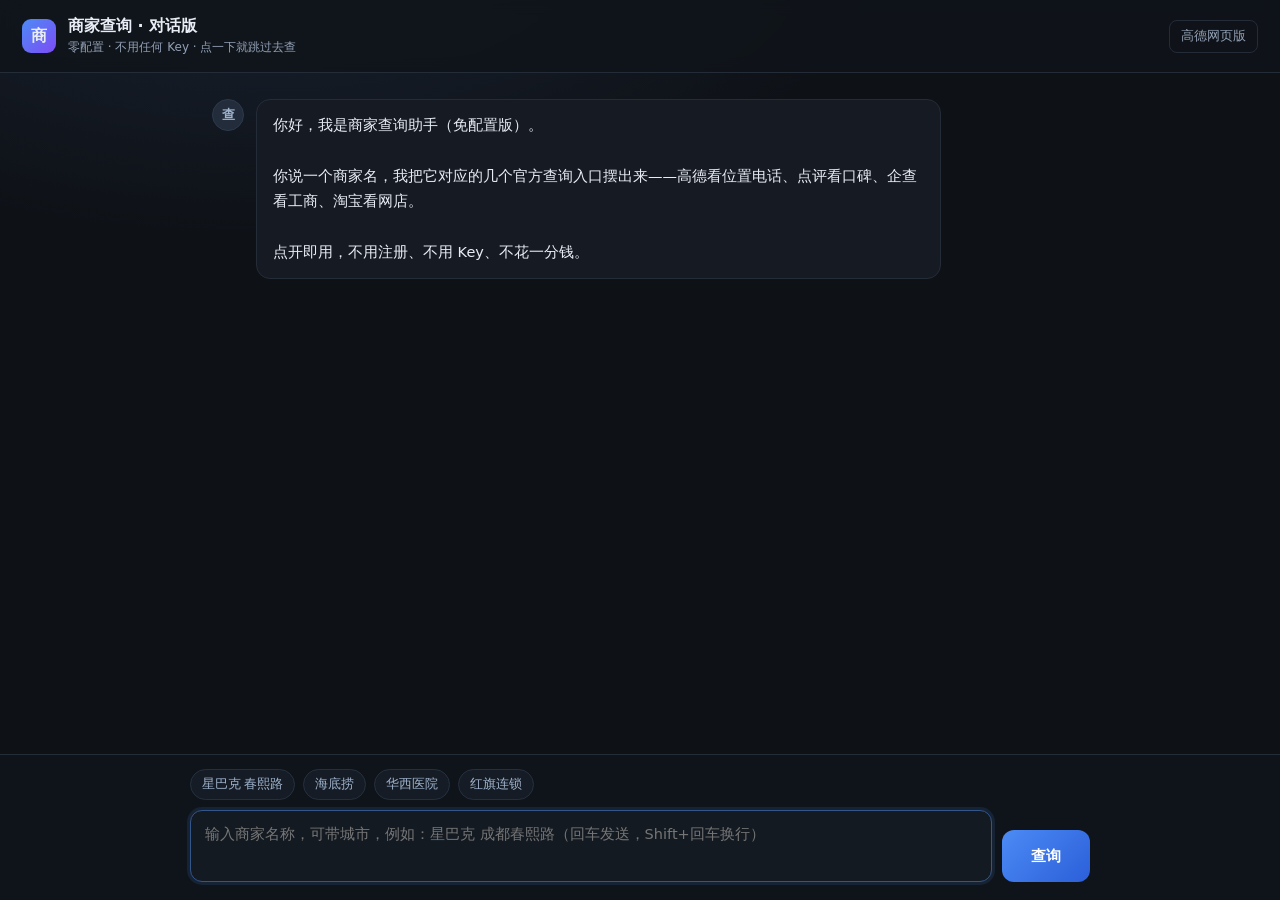
<file: merchant.html>
<!DOCTYPE html>
<html lang="zh-CN">
<head>
<meta charset="UTF-8">
<meta name="viewport" content="width=device-width, initial-scale=1.0">
<title>商家查询 · 对话版（免配置）</title>
<style>
  * { box-sizing: border-box; margin: 0; padding: 0; }
  :root{
    --bg:#0e1116; --panel:#161b23; --line:#242c38; --ink:#e8edf5;
    --soft:#93a1b5; --accent:#4c8bf5; --accent2:#2b5fd9;
  }
  body{
    font-family:"Microsoft YaHei","PingFang SC",system-ui,sans-serif;
    background:radial-gradient(1200px 600px at 20% -10%, #1a2434 0%, var(--bg) 55%);
    color:var(--ink); min-height:100vh; display:flex; flex-direction:column;
  }
  header{
    padding:16px 22px; border-bottom:1px solid var(--line);
    display:flex; align-items:center; gap:12px; background:rgba(16,20,27,.85);
    backdrop-filter:blur(8px); position:sticky; top:0; z-index:5;
  }
  header .logo{
    width:34px;height:34px;border-radius:9px;
    background:linear-gradient(135deg,var(--accent),#7d4cf5);
    display:grid;place-items:center;font-weight:800;font-size:16px;
  }
  header h1{ font-size:16px; font-weight:700; }
  header small{ display:block; color:var(--soft); font-size:12px; margin-top:2px; }
  header .spacer{ flex:1; }
  header a{
    color:var(--soft); font-size:12.5px; text-decoration:none; border:1px solid var(--line);
    padding:7px 11px; border-radius:8px;
  }
  header a:hover{ color:var(--ink); border-color:#3a465a; }

  #chat{ flex:1; overflow-y:auto; padding:26px 22px 12px; max-width:900px; width:100%; margin:0 auto; }
  .msg{ display:flex; gap:12px; margin-bottom:20px; align-items:flex-start; }
  .msg.me{ flex-direction:row-reverse; }
  .avatar{
    width:32px;height:32px;border-radius:50%;flex:0 0 32px;display:grid;place-items:center;
    font-size:13px;font-weight:700;background:#222c3b;color:#9fb3cc;border:1px solid #2c3a4d;
  }
  .msg.me .avatar{ background:#1d3f7a; color:#bfd4ff; border-color:#2d5fb5; }
  .bubble{
    background:var(--panel); border:1px solid var(--line); border-radius:14px;
    padding:13px 16px; max-width:80%; line-height:1.75; font-size:14.5px;
    white-space:pre-wrap; word-break:break-word;
  }
  .msg.me .bubble{ background:#1b2b47; border-color:#27406b; }
  .links{ display:grid; gap:10px; margin-top:12px; }
  .linkcard{
    display:flex; align-items:center; gap:12px; text-decoration:none; color:var(--ink);
    background:#1a212b; border:1px solid #27303d; border-radius:12px; padding:12px 14px;
    transition:border-color .15s, transform .15s;
  }
  .linkcard:hover{ border-color:#3d5a86; transform:translateY(-1px); }
  .linkcard .ico{
    width:34px;height:34px;flex:0 0 34px;border-radius:9px;display:grid;place-items:center;
    font-size:15px;font-weight:700;background:#223047;color:#9fc0ee;border:1px solid #2c4162;
  }
  .linkcard .t{ flex:1; }
  .linkcard .t b{ display:block; font-size:14.5px; color:#dbe6f5; }
  .linkcard .t span{ font-size:12px; color:#8b99ad; }
  .linkcard .go{ color:#6c829c; font-size:12.5px; }

  #composer{ border-top:1px solid var(--line); background:rgba(16,20,27,.9); padding:14px 22px 18px; position:sticky; bottom:0; }
  .quick{ max-width:900px; margin:0 auto 10px; display:flex; gap:8px; flex-wrap:wrap; }
  .quick button{
    background:#151c26; border:1px solid #26303d; color:#9fb3cc; font-size:12.5px;
    padding:6px 11px; border-radius:999px; cursor:pointer;
  }
  .quick button:hover{ color:#dce8f7; border-color:#35465d; }
  .inner{ max-width:900px; margin:0 auto; display:flex; gap:10px; align-items:flex-end; }
  textarea{
    flex:1; resize:none; background:#141a22; border:1px solid var(--line); color:var(--ink);
    border-radius:12px; padding:12px 14px; font-size:14.5px; line-height:1.6; min-height:52px; max-height:160px;
    font-family:inherit; outline:none;
  }
  textarea:focus{ border-color:#34558a; box-shadow:0 0 0 3px rgba(76,139,245,.12); }
  #send{
    background:linear-gradient(135deg,var(--accent),var(--accent2)); border:none; color:#fff;
    padding:0 20px; height:52px; border-radius:12px; cursor:pointer; font-size:14.5px; font-weight:600; min-width:88px;
  }
  .hint{ color:var(--soft); font-size:12.5px; }
  @media (max-width:640px){ .bubble{ max-width:88%; font-size:14px; } }
</style>
</head>
<body>

<header>
  <div class="logo">商</div>
  <div>
    <h1>商家查询 · 对话版</h1>
    <small>零配置 · 不用任何 Key · 点一下就跳过去查</small>
  </div>
  <div class="spacer"></div>
  <a href="https://uri.amap.com/marker" target="_blank" rel="noopener">高德网页版</a>
</header>

<div id="chat"></div>

<div id="composer">
  <div class="quick">
    <button data-q="星巴克 成都春熙路">星巴克 春熙路</button>
    <button data-q="海底捞 成都">海底捞</button>
    <button data-q="华西医院">华西医院</button>
    <button data-q="红旗连锁 成都">红旗连锁</button>
  </div>
  <div class="inner">
    <textarea id="input" placeholder="输入商家名称，可带城市，例如：星巴克 成都春熙路（回车发送，Shift+回车换行）"></textarea>
    <button id="send">查询</button>
  </div>
</div>

<script>
const chat = document.getElementById('chat');
const input = document.getElementById('input');
const sendBtn = document.getElementById('send');

function esc(s){
  return String(s == null ? '' : s).replace(/[&<>"']/g, c => ({'&':'&amp;','<':'&lt;','>':'&gt;','"':'&quot;',"'":'&#39;'}[c]));
}
function el(tag, cls, html){ const n = document.createElement(tag); if (cls) n.className = cls; if (html !== undefined) n.innerHTML = html; return n; }

function addMsg(who, html){
  const m = el('div', 'msg' + (who === 'me' ? ' me' : ''));
  const a = el('div', 'avatar', who === 'me' ? '我' : '查');
  const b = el('div', 'bubble', html);
  m.append(a, b); chat.append(m); chat.scrollTop = chat.scrollHeight;
  return { m, b };
}

function typeText(node, text, done){
  let i = 0;
  const step = Math.max(1, Math.round(text.length / 80));
  const t = setInterval(() => {
    i += step;
    node.textContent = text.slice(0, i);
    chat.scrollTop = chat.scrollHeight;
    if (i >= text.length){ clearInterval(t); node.textContent = text; done && done(); }
  }, 16);
}

const q = s => encodeURIComponent(s);

// 各平台搜索 URL（都用官方网页搜索，无需 API）
function buildLinks(name){
  return [
    { ico:'高', title:'高德地图 · 搜这个地方',
      sub:'电话、营业时间、地图位置、用户评价',
      url:'https://www.amap.com/search?query=' + q(name) },
    { ico:'百', title:'百度地图 · 搜这个地方',
      sub:'商户信息、实景、周边',
      url:'https://map.baidu.com/search?query=' + q(name) },
    { ico:'点', title:'大众点评 · 看看口碑',
      sub:'评分、人均、网友评价（可能需要登录）',
      url:'https://www.dianping.com/search/keyword/0/0_' + q(name) },
    { ico:'企', title:'企查查 · 查工商信息',
      sub:'公司主体、法人、经营范围、风险',
      url:'https://www.qcc.com/search?key=' + q(name) },
    { ico:'淘', title:'淘宝 / 闲鱼 · 找这家店卖什么',
      sub:'如果你查的是网店',
      url:'https://s.taobao.com/search?q=' + q(name) }
  ];
}

function renderLinks(name){
  const box = el('div', 'links');
  buildLinks(name).forEach(it => {
    const a = el('a', 'linkcard');
    a.href = it.url; a.target = '_blank'; a.rel = 'noopener';
    a.innerHTML = `<div class="ico">${it.ico}</div>
      <div class="t"><b>${esc(it.title)}</b><span>${esc(it.sub)}</span></div>
      <div class="go">打开 →</div>`;
    box.append(a);
  });
  return box;
}

function answer(name){
  return `收到，查「${name}」。\n\n这个版本不接数据源、不需要申请任何 Key，直接给你几个官方入口，点哪个就去哪查：`;
}

function ask(name){
  addMsg('me', esc(name));
  const { b } = addMsg('bot', '');
  const pre = el('div', '');
  b.append(pre);
  typeText(pre, answer(name), () => b.append(renderLinks(name)));
}

function submit(){
  const v = input.value.trim();
  if (!v) return;
  input.value = '';
  ask(v);
}
sendBtn.addEventListener('click', submit);
input.addEventListener('keydown', e => {
  if (e.key === 'Enter' && !e.shiftKey){ e.preventDefault(); submit(); }
});
document.querySelectorAll('.quick button').forEach(btn => {
  btn.addEventListener('click', () => { input.value = btn.dataset.q; submit(); });
});

addMsg('bot', '你好，我是商家查询助手（免配置版）。\n\n你说一个商家名，我把它对应的几个官方查询入口摆出来——高德看位置电话、点评看口碑、企查看工商、淘宝看网店。\n\n点开即用，不用注册、不用 Key、不花一分钱。');
input.focus();
</script>
</body>
</html>
</file>
<file: styles.css>
:root{
  --ink:#2b2117;
  --ink-soft:#4a3d2d;
  --paper:#f4ecd8;
  --paper-2:#efe4cb;
  --paper-3:#e7d9bc;
  --red:#a63c2e;
  --red-deep:#8a2f23;
  --green:#2f4a3c;
  --gold:#b08a4a;
  --line:#d8c9a8;
  --muted:#7b6d58;
  --shadow:0 18px 40px -26px rgba(43,33,23,.55);
}
*{box-sizing:border-box}
html{scroll-behavior:smooth}
body{
  margin:0;
  background:
    radial-gradient(circle at 12% 6%, rgba(176,138,74,.10) 0 2px, transparent 3px) 0 0/22px 22px,
    radial-gradient(circle at 88% 92%, rgba(43,33,23,.05) 0 2px, transparent 3px) 0 0/22px 22px,
    linear-gradient(180deg,#f7f0de 0%, #f1e7cf 100%);
  color:var(--ink);
  font-family:"Noto Serif SC","Songti SC","SimSun","Source Han Serif SC",serif;
  line-height:1.9;
  -webkit-font-smoothing:antialiased;
}
a{color:var(--red);text-decoration:none;border-bottom:1px solid rgba(166,60,46,.35)}
a:hover{border-bottom-color:var(--red)}
img{max-width:100%;display:block}
.wrap{max-width:1120px;margin:0 auto;padding:0 26px}

/* ---------- header ---------- */
.site-header{
  border-bottom:1px solid var(--line);
  background:rgba(244,236,216,.86);
  backdrop-filter:blur(8px);
  position:sticky;top:0;z-index:50;
}
.site-header .wrap{display:flex;align-items:center;gap:18px;padding:14px 26px}
.brand{display:flex;align-items:baseline;gap:12px;min-width:0}
.brand .seal{
  width:38px;height:38px;border-radius:8px;background:var(--red);color:#f7efdc;
  display:grid;place-items:center;font-size:17px;font-weight:700;
  transform:rotate(-3deg);box-shadow:0 4px 10px -4px rgba(138,47,35,.6);flex:0 0 auto;
}
.brand h1{font-size:17px;margin:0;letter-spacing:.12em;white-space:nowrap}
.brand small{display:block;font-size:10.5px;letter-spacing:.34em;color:var(--muted);font-family:"Segoe UI",sans-serif}
.nav{margin-left:auto;display:flex;gap:4px;font-size:13.5px}
.nav a{padding:6px 12px;border-radius:6px;border:0;color:var(--ink-soft)}
.nav a:hover{background:rgba(176,138,74,.14)}
.nav a.active{background:var(--ink);color:#f7efdc}

/* ---------- hero ---------- */
.hero{padding:64px 0 40px;position:relative}
.hero::after{content:"";position:absolute;left:0;right:0;bottom:0;height:1px;background:linear-gradient(90deg,transparent,var(--line),transparent)}
.hero .eyebrow{font-size:11px;letter-spacing:.4em;color:var(--red);margin:0 0 14px;font-family:"Segoe UI",sans-serif}
.hero h2{
  font-size:clamp(30px,4.6vw,46px);line-height:1.25;margin:0 0 14px;letter-spacing:.05em;
  font-weight:700;
}
.hero h2 em{font-style:normal;color:var(--red)}
.hero p{max-width:52ch;color:var(--ink-soft);font-size:15px;margin:0}
.hero .meta{margin-top:22px;display:flex;gap:22px;flex-wrap:wrap;color:var(--muted);font-size:12.5px;letter-spacing:.08em}
.hero .meta b{display:block;color:var(--ink);font-size:14px;letter-spacing:.04em}

/* ---------- shelf ---------- */
.shelf{padding:44px 0 20px}
.section-title{display:flex;align-items:baseline;gap:14px;margin:0 0 24px}
.section-title h3{margin:0;font-size:21px;letter-spacing:.1em}
.section-title span{font-size:11px;letter-spacing:.3em;color:var(--muted);font-family:"Segoe UI",sans-serif}
.section-title::after{content:"";flex:1;height:1px;background:var(--line)}

.book-grid{display:grid;grid-template-columns:repeat(auto-fill,minmax(250px,1fr));gap:22px}
.book-card{
  background:var(--paper-2);
  border:1px solid var(--line);
  border-radius:4px;
  overflow:hidden;
  display:flex;
  flex-direction:column;
  box-shadow:var(--shadow);
  position:relative;
  transition:transform .18s ease, box-shadow .18s ease;
}
.book-card:hover{transform:translateY(-3px);box-shadow:0 24px 46px -28px rgba(43,33,23,.6)}
.book-card .cover-wrap{background:linear-gradient(160deg,#e9dcc0,#dbc9a6);padding:18px;display:flex;justify-content:center}
.book-card .cover-wrap img{width:150px;box-shadow:0 12px 24px -12px rgba(43,33,23,.6);border:1px solid rgba(43,33,23,.12)}
.book-card .body{padding:16px 18px 18px;display:flex;flex-direction:column;gap:6px;flex:1}
.book-card h4{margin:0;font-size:17px;letter-spacing:.06em}
.book-card .author{font-size:12px;color:var(--muted);letter-spacing:.1em}
.book-card p{font-size:13px;color:var(--ink-soft);margin:4px 0 10px;flex:1}
.book-card .enter{align-self:flex-start;font-size:13px;padding:7px 14px;background:var(--ink);color:#f7efdc;border-radius:3px;border:0}
.book-card .enter:hover{background:var(--red-deep)}
.tag{
  display:inline-block;font-size:10.5px;letter-spacing:.14em;padding:2px 8px;border-radius:2px;
  background:rgba(166,60,46,.1);color:var(--red-deep);border:1px solid rgba(166,60,46,.22);
  font-family:"Segoe UI",sans-serif;
}
.status{
  position:absolute;top:12px;right:12px;font-size:10.5px;letter-spacing:.16em;color:#f7efdc;
  background:var(--green);padding:2px 8px;border-radius:2px;
}

/* ---------- book page ---------- */
.book-layout{display:grid;grid-template-columns:250px 1fr;gap:38px;padding:34px 0 60px}
.toc{
  position:sticky;top:76px;align-self:start;
  border-left:2px solid var(--line);padding-left:18px;
  font-size:13.5px;
}
.toc h4{font-size:11px;letter-spacing:.3em;color:var(--muted);margin:0 0 12px;font-family:"Segoe UI",sans-serif}
.toc a{display:block;padding:5px 0;color:var(--ink-soft);border:0;border-bottom:1px dashed transparent}
.toc a:hover{color:var(--red);border-bottom-color:rgba(166,60,46,.3)}
.toc a .num{display:inline-block;width:26px;color:var(--red);font-size:11px;font-family:"Segoe UI",sans-serif}

.book-hero{
  display:grid;grid-template-columns:170px 1fr;gap:28px;align-items:start;
  padding-bottom:30px;border-bottom:1px solid var(--line);margin-bottom:12px;
}
.book-hero .cover img{border:1px solid rgba(43,33,23,.15);box-shadow:0 16px 30px -16px rgba(43,33,23,.6)}
.book-hero h2{font-size:clamp(24px,3.4vw,34px);margin:0 0 4px;letter-spacing:.05em}
.book-hero .sub{color:var(--muted);font-size:13px;letter-spacing:.18em;margin:0 0 14px}
.book-hero .lede{font-size:14.5px;color:var(--ink-soft);margin:0 0 16px}
.book-hero .tags{display:flex;gap:8px;flex-wrap:wrap}

/* ---------- article ---------- */
.article{padding-top:26px}
.article section{margin-bottom:46px;scroll-margin-top:84px}
.article h3{
  font-size:20px;letter-spacing:.08em;margin:0 0 6px;
  display:flex;align-items:baseline;gap:10px;
}
.article h3 .no{font-size:12px;color:var(--red);font-family:"Segoe UI",sans-serif;letter-spacing:.2em}
.article h4{font-size:15.5px;margin:24px 0 8px;color:var(--red-deep)}
.article p{font-size:14.5px;color:var(--ink-soft);margin:8px 0}
.article ul,.article ol{font-size:14.5px;color:var(--ink-soft);padding-left:22px;margin:8px 0}
.article li{margin:4px 0}
.article blockquote{
  margin:18px 0;padding:14px 20px;border-left:3px solid var(--gold);
  background:rgba(176,138,74,.08);color:var(--ink);font-size:14px;
}
.article blockquote cite{display:block;margin-top:6px;font-size:11.5px;color:var(--muted);font-style:normal;letter-spacing:.08em}
.rule{height:1px;background:var(--line);margin:0 0 30px}

/* archive table */
.archive{
  width:100%;border-collapse:collapse;font-size:13.5px;margin:14px 0 6px;
  background:rgba(244,236,216,.6);
}
.archive th,.archive td{border:1px solid var(--line);padding:8px 12px;text-align:left;vertical-align:top}
.archive th{background:rgba(176,138,74,.12);width:120px;color:var(--ink);font-weight:600;letter-spacing:.06em;white-space:nowrap}
.archive td{color:var(--ink-soft)}

/* figure */
figure.fig{margin:20px 0;background:rgba(244,236,216,.7);border:1px solid var(--line);padding:10px}
figure.fig img{width:100%;height:auto;background:#fbf6e8}
figure.fig figcaption{font-size:11.5px;color:var(--muted);padding:8px 4px 2px;letter-spacing:.05em;text-align:center}

/* spoiler */
.spoiler{
  border:1px dashed var(--red);background:rgba(166,60,46,.06);
  padding:14px 18px;margin:18px 0;border-radius:3px;
}
.spoiler summary{cursor:pointer;color:var(--red-deep);font-size:14px;letter-spacing:.08em;font-weight:600}
.spoiler[open]{background:rgba(166,60,46,.03)}
.spoiler .inner{padding-top:12px}

/* cards for answers */
.answer-grid{display:grid;grid-template-columns:repeat(auto-fit,minmax(240px,1fr));gap:14px;margin:16px 0}
.answer-card{background:rgba(244,236,216,.75);border:1px solid var(--line);border-top:3px solid var(--red);padding:14px 16px}
.answer-card h5{margin:0 0 6px;font-size:14.5px;letter-spacing:.06em}
.answer-card .k{font-size:10.5px;letter-spacing:.2em;color:var(--muted);font-family:"Segoe UI",sans-serif}
.answer-card p{font-size:13px;margin:4px 0 0}

.tip{
  border:1px solid var(--line);background:rgba(47,74,60,.05);
  padding:12px 16px;font-size:13px;color:var(--ink-soft);margin:14px 0;
}
.tip b{color:var(--green)}

/* footer */
.site-footer{margin-top:40px;border-top:1px solid var(--line);padding:26px 0 44px;font-size:12px;color:var(--muted)}
.site-footer .wrap{display:flex;justify-content:space-between;gap:16px;flex-wrap:wrap}
.site-footer a{color:var(--muted);border-bottom-color:rgba(123,109,88,.3)}

@media (max-width:880px){
  .book-layout{grid-template-columns:1fr;gap:20px}
  .toc{position:static;border-left:0;border-top:1px solid var(--line);padding:14px 0 0;display:flex;flex-wrap:wrap;gap:4px 14px}
  .toc h4{width:100%;margin-bottom:6px}
  .toc a{display:inline-block;padding:3px 0}
  .book-hero{grid-template-columns:120px 1fr;gap:16px}
  .hero{padding:42px 0 26px}
  .site-header .wrap{flex-wrap:wrap}
  .nav{margin-left:0;width:100%;justify-content:flex-start}
}
</file>
